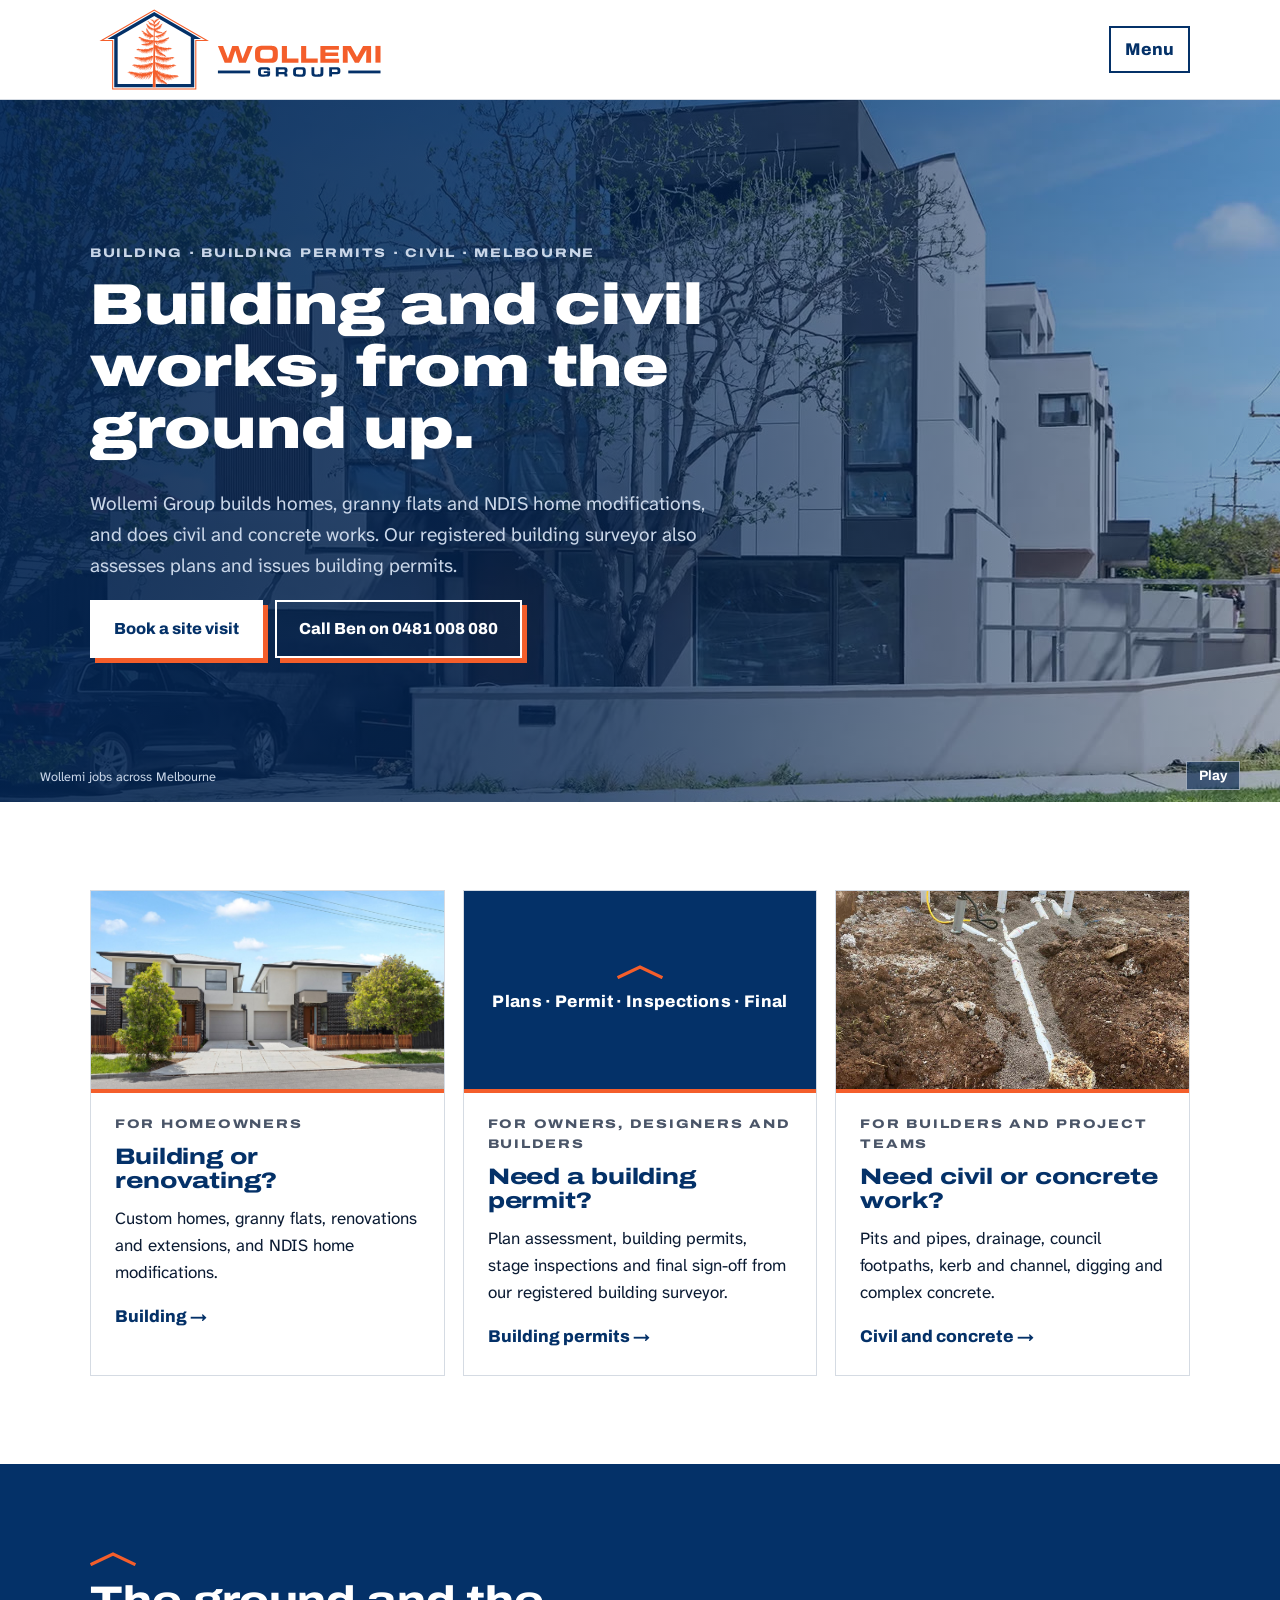
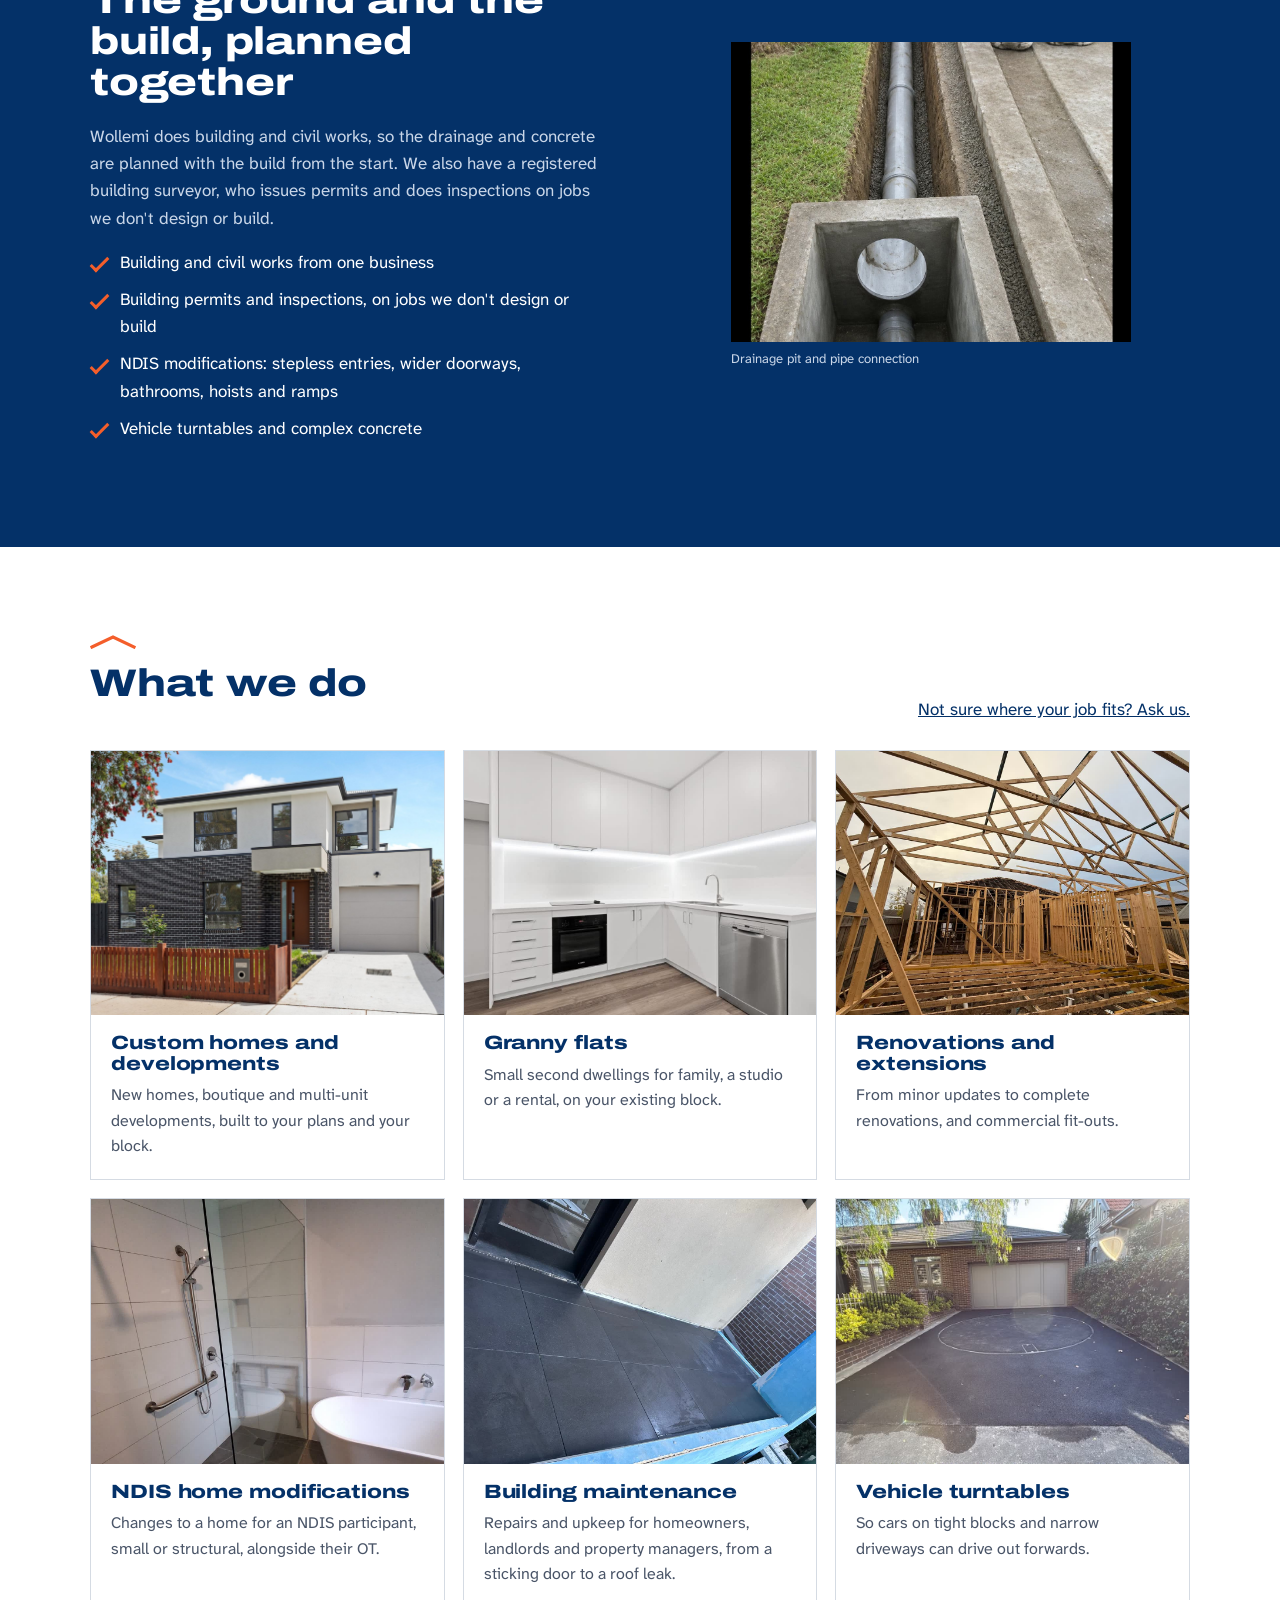
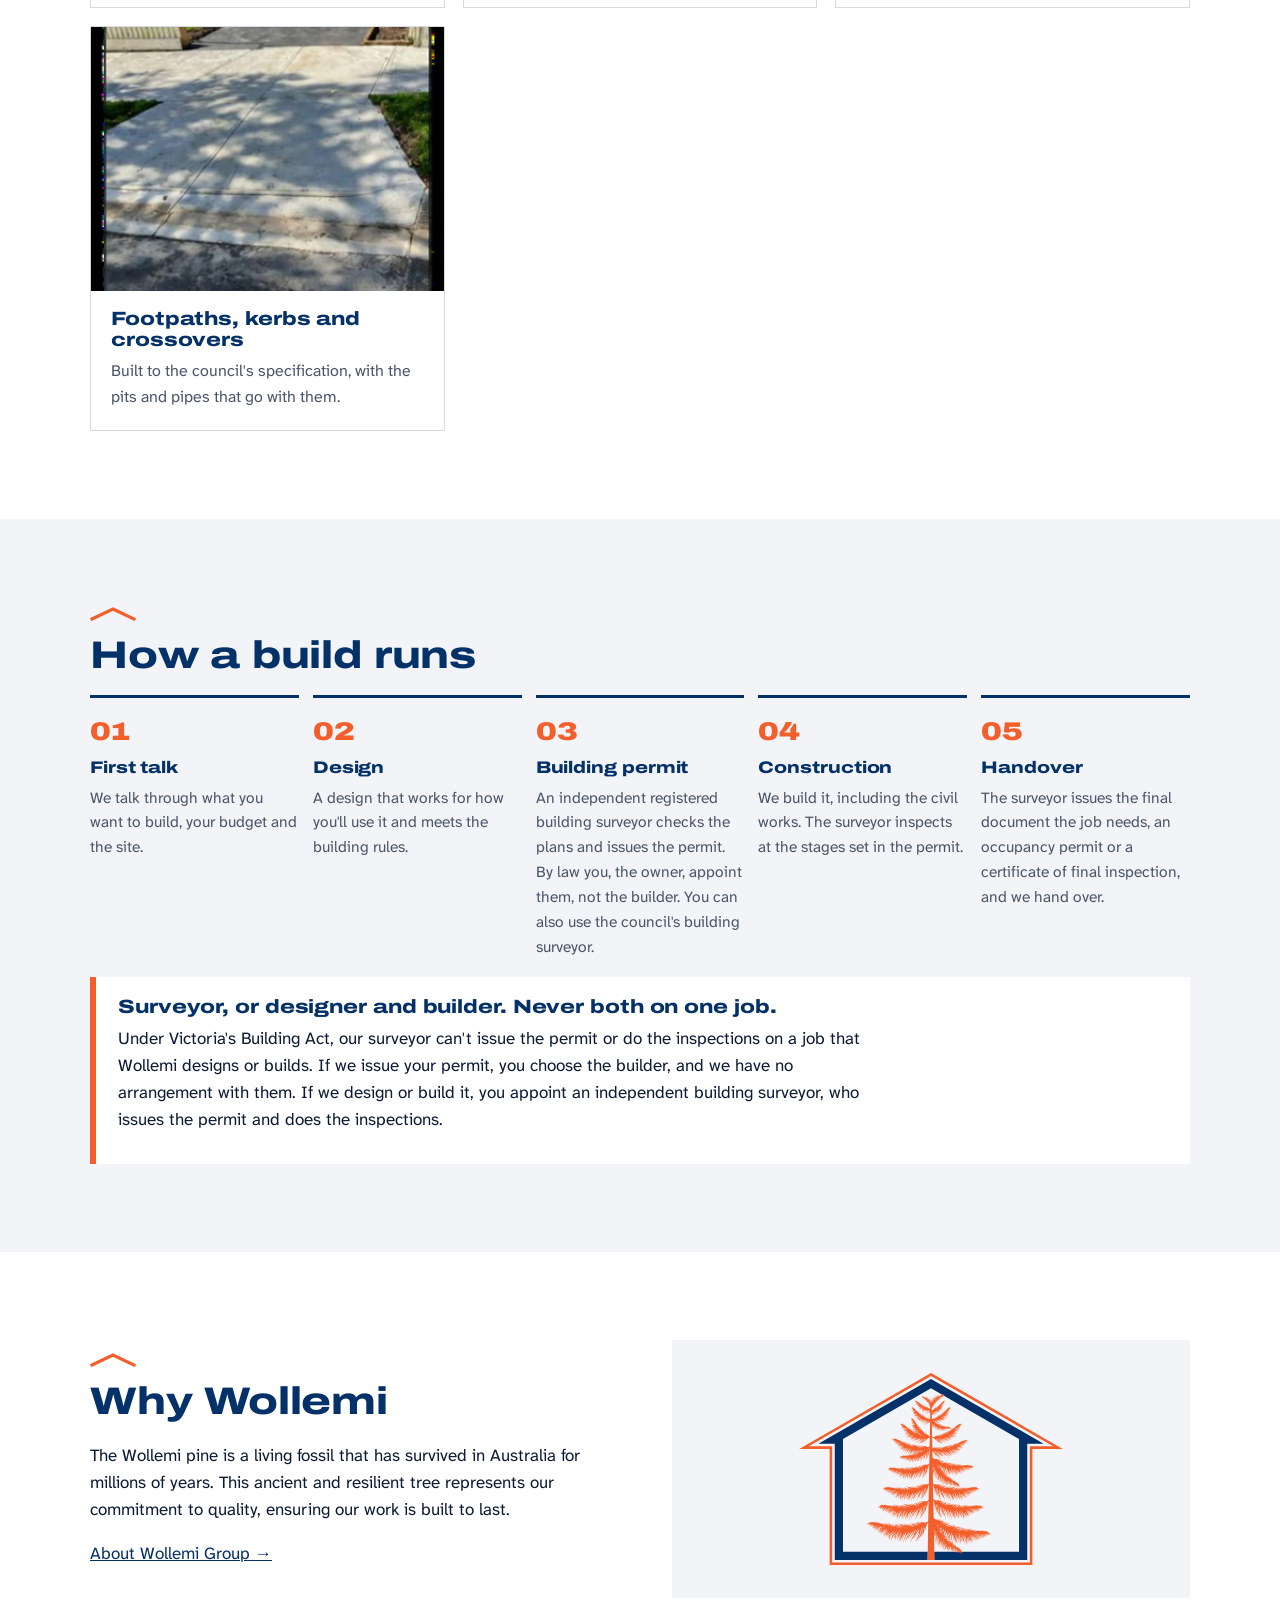
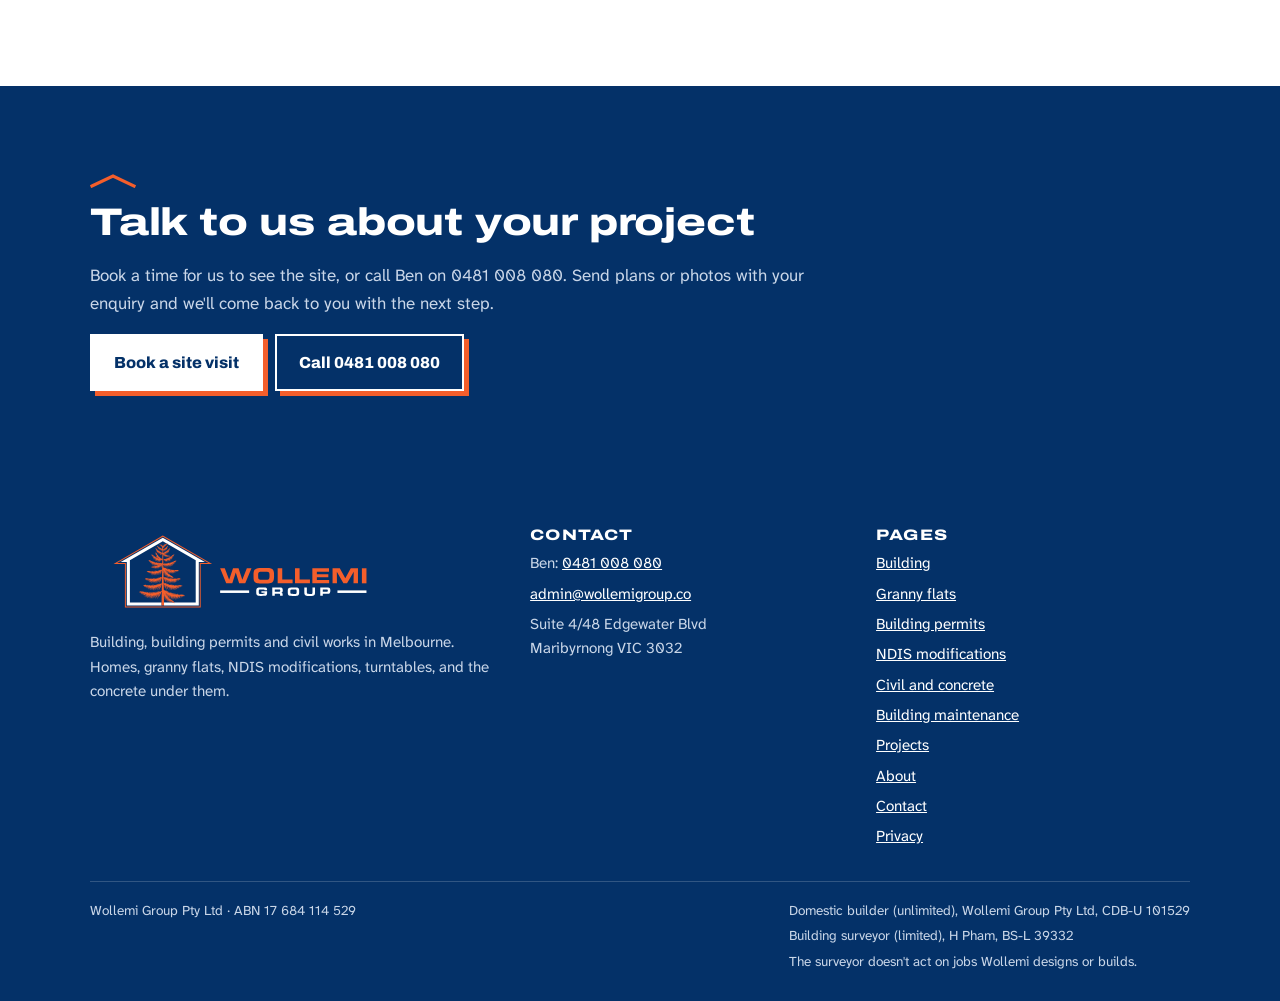
<file: public/index.html>
<!doctype html>
<html lang="en-AU">
<head>
<meta charset="utf-8">
<meta name="viewport" content="width=device-width, initial-scale=1">
<title>Wollemi Group | Builders, building permits and civil works, Melbourne</title>
<meta name="description" content="Wollemi Group builds homes, granny flats and NDIS home modifications, and does civil and concrete works including vehicle turntables. Building permits from our registered building surveyor. Maribyrnong, Melbourne.">
<link rel="icon" href="assets/logo/favicon-32.png" sizes="32x32">
<link rel="icon" href="assets/logo/favicon-16.png" sizes="16x16">
<link rel="apple-touch-icon" href="assets/logo/apple-touch-icon.png">
<link rel="preconnect" href="https://fonts.googleapis.com">
<link rel="preconnect" href="https://fonts.gstatic.com" crossorigin>
<link href="https://fonts.googleapis.com/css2?family=Archivo:wdth,wght@100..125,700..900&family=Atkinson+Hyperlegible+Next:wght@400;700&display=swap" rel="stylesheet">
<link rel="stylesheet" href="assets/site.css">
</head>
<body>
<a class="skip" href="#main">Skip to content</a>
<header class="site-head">
  <div class="wrap">
    <a class="brand" href="/" aria-label="Wollemi Group home"><img class="logo-full" src="assets/logo/wollemi-lockup.svg" alt="Wollemi Group" width="300" height="89"><img class="logo-name" src="assets/logo/wollemi-wordmark.svg" alt="Wollemi Group" width="220" height="50"></a>
    <nav class="nav" aria-label="Main"><a href="/building">Building</a><a href="/granny-flats">Granny flats</a><a href="/surveying">Building permits</a><a href="/accessible-homes">NDIS modifications</a><a href="/civil-concrete">Civil and concrete</a><a href="/building-maintenance">Building maintenance</a><a href="/projects">Projects</a><a href="/about">About</a><a class="btn" href="/contact">Book a site visit</a></nav>
    <details class="menu"><summary>Menu</summary><nav class="menu-list" aria-label="Main"><a href="/building">Building</a><a href="/granny-flats">Granny flats</a><a href="/surveying">Building permits</a><a href="/accessible-homes">NDIS modifications</a><a href="/civil-concrete">Civil and concrete</a><a href="/building-maintenance">Building maintenance</a><a href="/projects">Projects</a><a href="/about">About</a><a href="/contact">Book a site visit</a><a href="tel:+61481008080">Call Ben on 0481 008 080</a></nav></details>
  </div>
</header>
<main id="main">

<section class="hero video-hero">
  <video class="hero-video" src="assets/video/hero-townhouses.mp4" poster="assets/video/hero-townhouses-poster.jpg" muted loop playsinline preload="metadata" aria-hidden="true"></video>
  <div class="hero-shade" aria-hidden="true"></div>
  <div class="wrap">
    <div class="hero-text">
      <p class="eyebrow">Building · Building permits · Civil · Melbourne</p>
      <h1>Building and civil works, from the ground up.</h1>
      <p class="lead">Wollemi Group builds homes, granny flats and NDIS home modifications, and does civil and concrete works. Our registered building surveyor also assesses plans and issues building permits.</p>
      <div class="btns"><a class="btn light" href="/contact">Book a site visit</a><a class="btn ghost" href="tel:+61481008080">Call Ben on 0481 008 080</a></div>
    </div>
  </div>
  <p class="hero-credit">Wollemi jobs across Melbourne</p>
  <button class="hero-pause" type="button" aria-label="Pause the background video">Pause</button>
</section>

<section class="band">
  <div class="wrap">
    <div class="paths three">
      <a class="path" href="/building"><img src="assets/img/jobs/townhouses-albion-3.jpg" alt="" loading="lazy"><div><p class="eyebrow">For homeowners</p><h3>Building or renovating?</h3><p>Custom homes, granny flats, renovations and extensions, and NDIS home modifications.</p><span class="go">Building &rarr;</span></div></a>
      <a class="path" href="/surveying"><div class="pfill"><svg class="roof" viewBox="0 0 46 14" aria-hidden="true"><path d="M2 12 L23 2 L44 12"/></svg><b>Plans · Permit · Inspections · Final</b></div><div><p class="eyebrow">For owners, designers and builders</p><h3>Need a building permit?</h3><p>Plan assessment, building permits, stage inspections and final sign-off from our registered building surveyor.</p><span class="go">Building permits &rarr;</span></div></a>
      <a class="path" href="/civil-concrete"><img src="assets/img/jobs/drainage-pipework.jpg" alt="" loading="lazy"><div><p class="eyebrow">For builders and project teams</p><h3>Need civil or concrete work?</h3><p>Pits and pipes, drainage, council footpaths, kerb and channel, digging and complex concrete.</p><span class="go">Civil and concrete &rarr;</span></div></a>
    </div>
  </div>
</section>

<section class="band navy">
  <div class="wrap split">
    <div>
      <svg class="roof" viewBox="0 0 46 14" aria-hidden="true"><path d="M2 12 L23 2 L44 12"/></svg>
      <h2>The ground and the build, planned together</h2>
      <p>Wollemi does building and civil works, so the drainage and concrete are planned with the build from the start. We also have a registered building surveyor, who issues permits and does inspections on jobs we don't design or build.</p>
      <ul class="ticks">
        <li>Building and civil works from one business</li>
        <li>Building permits and inspections, on jobs we don't design or build</li>
        <li>NDIS modifications: stepless entries, wider doorways, bathrooms, hoists and ramps</li>
        <li>Vehicle turntables and complex concrete</li>
      </ul>
    </div>
    <div class="real-small"><figure><img src="assets/img/civil-drainage-pit.jpg" alt="Concrete drainage pit with a pipe connection, next to a new footpath" loading="lazy"><figcaption>Drainage pit and pipe connection</figcaption></figure></div>
  </div>
</section>

<section class="band">
  <div class="wrap">
    <div class="head-row"><div><svg class="roof" viewBox="0 0 46 14" aria-hidden="true"><path d="M2 12 L23 2 L44 12"/></svg><h2>What we do</h2></div><p><a href="/contact">Not sure where your job fits? Ask us.</a></p></div>
    <div class="cards">
      <a class="card photo" href="/projects#townhouses" style="text-decoration:none;color:inherit"><img src="assets/img/jobs/townhouses-albion-2.jpg" alt="" loading="lazy"><div class="t"><h3>Custom homes and developments</h3><p>New homes, boutique and multi-unit developments, built to your plans and your block.</p></div></a>
      <a class="card photo" href="/granny-flats" style="text-decoration:none;color:inherit"><img src="assets/img/jobs/granny-flat-kitchen.jpg" alt="" loading="lazy"><div class="t"><h3>Granny flats</h3><p>Small second dwellings for family, a studio or a rental, on your existing block.</p></div></a>
      <a class="card photo" href="/projects#clarendon" style="text-decoration:none;color:inherit"><img src="assets/img/jobs/clarendon-roof-trusses.jpg" alt="" loading="lazy"><div class="t"><h3>Renovations and extensions</h3><p>From minor updates to complete renovations, and commercial fit-outs.</p></div></a>
      <a class="card photo" href="/projects#ndis-bathroom" style="text-decoration:none;color:inherit"><img src="assets/img/jobs/ndis-bathroom-finished.jpg" alt="" loading="lazy"><div class="t"><h3>NDIS home modifications</h3><p>Changes to a home for an NDIS participant, small or structural, alongside their OT.</p></div></a>
      <a class="card photo" href="/building-maintenance" style="text-decoration:none;color:inherit"><img src="assets/img/jobs/balcony-tiled.jpg" alt="" loading="lazy"><div class="t"><h3>Building maintenance</h3><p>Repairs and upkeep for homeowners, landlords and property managers, from a sticking door to a roof leak.</p></div></a>
      <a class="card photo" href="/civil-concrete#turntables" style="text-decoration:none;color:inherit"><img src="assets/img/jobs/turntable-kew-driveway.jpg" alt="" loading="lazy"><div class="t"><h3>Vehicle turntables</h3><p>So cars on tight blocks and narrow driveways can drive out forwards.</p></div></a>
      <a class="card photo" href="/civil-concrete#council" style="text-decoration:none;color:inherit"><img src="assets/img/civil-footpath-and-driveway.jpg" alt="" loading="lazy"><div class="t"><h3>Footpaths, kerbs and crossovers</h3><p>Built to the council's specification, with the pits and pipes that go with them.</p></div></a>
    </div>
  </div>
</section>

<section class="band panel">
  <div class="wrap">
    <svg class="roof" viewBox="0 0 46 14" aria-hidden="true"><path d="M2 12 L23 2 L44 12"/></svg><h2>How a build runs</h2>
    
<ol class="steps">
  <li><h3>First talk</h3><p>We talk through what you want to build, your budget and the site.</p></li>
  <li><h3>Design</h3><p>A design that works for how you'll use it and meets the building rules.</p></li>
  <li><h3>Building permit</h3><p>An independent registered building surveyor checks the plans and issues the permit. By law you, the owner, appoint them, not the builder. You can also use the council's building surveyor.</p></li>
  <li><h3>Construction</h3><p>We build it, including the civil works. The surveyor inspects at the stages set in the permit.</p></li>
  <li><h3>Handover</h3><p>The surveyor issues the final document the job needs, an occupancy permit or a certificate of final inspection, and we hand over.</p></li>
</ol>
<div class="notice">
  <h3>Surveyor, or designer and builder. Never both on one job.</h3>
  <p>Under Victoria's Building Act, our surveyor can't issue the permit or do the inspections on a job that Wollemi designs or builds. If we issue your permit, you choose the builder, and we have no arrangement with them. If we design or build it, you appoint an independent building surveyor, who issues the permit and does the inspections.</p>
</div>
  </div>
</section>

<section class="band">
  <div class="wrap split">
    <div>
      <svg class="roof" viewBox="0 0 46 14" aria-hidden="true"><path d="M2 12 L23 2 L44 12"/></svg>
      <h2>Why Wollemi</h2>
      <p>The Wollemi pine is a living fossil that has survived in Australia for millions of years. This ancient and resilient tree represents our commitment to quality, ensuring our work is built to last.</p>
      <p><a href="/about">About Wollemi Group &rarr;</a></p>
    </div>
    <div style="display:grid;place-items:center;padding:24px;background:var(--panel)"><img src="assets/logo/wollemi-icon.svg" alt="The Wollemi Group logo: a Wollemi pine inside a house" style="width:min(280px,80%)"></div>
  </div>
</section>

<section class="band navy">
  <div class="wrap">
    <svg class="roof" viewBox="0 0 46 14" aria-hidden="true"><path d="M2 12 L23 2 L44 12"/></svg>
    <h2>Talk to us about your project</h2>
    <p>Book a time for us to see the site, or call Ben on 0481 008 080. Send plans or photos with your enquiry and we'll come back to you with the next step.</p>
    <div class="btns"><a class="btn light" href="/contact">Book a site visit</a><a class="btn ghost" href="tel:+61481008080">Call 0481 008 080</a></div>
  </div>
</section>
</main>

<footer class="site-foot">
  <div class="wrap">
    <div class="cols">
      <div>
        <img src="assets/logo/wollemi-lockup-reversed.svg" alt="Wollemi Group" width="300" height="89">
        <p>Building, building permits and civil works in Melbourne. Homes, granny flats, NDIS modifications, turntables, and the concrete under them.</p>
        
      </div>
      <div>
        <h3>Contact</h3>
        <ul>
          <li>Ben: <a href="tel:+61481008080">0481 008 080</a></li>
          <li><a href="mailto:admin@wollemigroup.co">admin@wollemigroup.co</a></li>
          <li>Suite 4/48 Edgewater Blvd<br>Maribyrnong VIC 3032</li>
        </ul>
      </div>
      <div>
        <h3>Pages</h3>
        <ul><li><a href="/building">Building</a></li><li><a href="/granny-flats">Granny flats</a></li><li><a href="/surveying">Building permits</a></li><li><a href="/accessible-homes">NDIS modifications</a></li><li><a href="/civil-concrete">Civil and concrete</a></li><li><a href="/building-maintenance">Building maintenance</a></li><li><a href="/projects">Projects</a></li><li><a href="/about">About</a></li><li><a href="/contact">Contact</a></li><li><a href="/privacy">Privacy</a></li></ul>
      </div>
    </div>
    <div class="base">
      <span>Wollemi Group Pty Ltd · ABN 17 684 114 529</span>
      <span class="regs"><span>Domestic builder (unlimited), Wollemi Group Pty Ltd, CDB-U 101529</span><span>Building surveyor (limited), H Pham, BS-L 39332</span><span>The surveyor doesn't act on jobs Wollemi designs or builds.</span></span>
    </div>
  </div>
</footer>
<script>
(function () {
  var d = document.documentElement;
  var host = location.hostname;
  var force = new URLSearchParams(location.search).get("motion") === "on" && (host.slice(-10) === ".pages.dev" || host === "localhost" || host === "127.0.0.1");
  var rm = window.matchMedia("(prefers-reduced-motion: reduce)");
  var still = !force && rm.matches;
  if (force) d.classList.add("motion-on");

  // Placeholder social links (href "#") do nothing rather than jump to the top
  [].forEach.call(document.querySelectorAll("a[data-placeholder]"), function (a) { a.addEventListener("click", function (e) { e.preventDefault(); }); });

  var v = document.querySelector(".hero-video"), b = document.querySelector(".hero-pause");
  if (v && b) {
    var set = function (playing) { b.textContent = playing ? "Pause" : "Play"; b.setAttribute("aria-label", (playing ? "Pause" : "Play") + " the background video"); };
    v.addEventListener("play", function () { set(true); });
    v.addEventListener("pause", function () { set(false); });
    set(false);
    if (!still) { var p = v.play(); if (p && p.catch) p.catch(function () {}); }
    b.addEventListener("click", function () { if (v.paused) v.play(); else v.pause(); });
    // Less motion switched on while the page is open: stop the video
    var onRm = function (e) { if (e.matches && !force) v.pause(); };
    if (rm.addEventListener) rm.addEventListener("change", onRm); else if (rm.addListener) rm.addListener(onRm);
  }

  if (still || !("IntersectionObserver" in window)) return;
  var sel = "main section h2, main section .lead, main .path, main .card, main .steps li, main .split > *, main .notice, main .gallery > *, main .ticks li, main .details, main figure";
  var all = [].slice.call(document.querySelectorAll(sel)).filter(function (el) { return !el.closest(".video-hero, .page-hero"); });
  var els = all.filter(function (el) { return !all.some(function (o) { return o !== el && o.contains(el); }); });
  els.forEach(function (el) {
    var sibs = [].slice.call(el.parentElement.children).filter(function (s) { return els.indexOf(s) > -1; });
    el.style.setProperty("--d", Math.min(sibs.indexOf(el), 5) * 90 + "ms");
    el.classList.add("reveal");
  });
  var io = new IntersectionObserver(function (es) {
    es.forEach(function (e) { if (e.isIntersecting) { e.target.classList.add("in"); io.unobserve(e.target); } });
  }, { rootMargin: "0px 0px -8% 0px" });
  els.forEach(function (el) { io.observe(el); });
  // Keyboard users never tab onto something still invisible
  document.addEventListener("focusin", function (e) { var r = e.target.closest && e.target.closest(".reveal"); if (r) r.classList.add("in"); });
})();
</script>
</body>
</html>
</file>
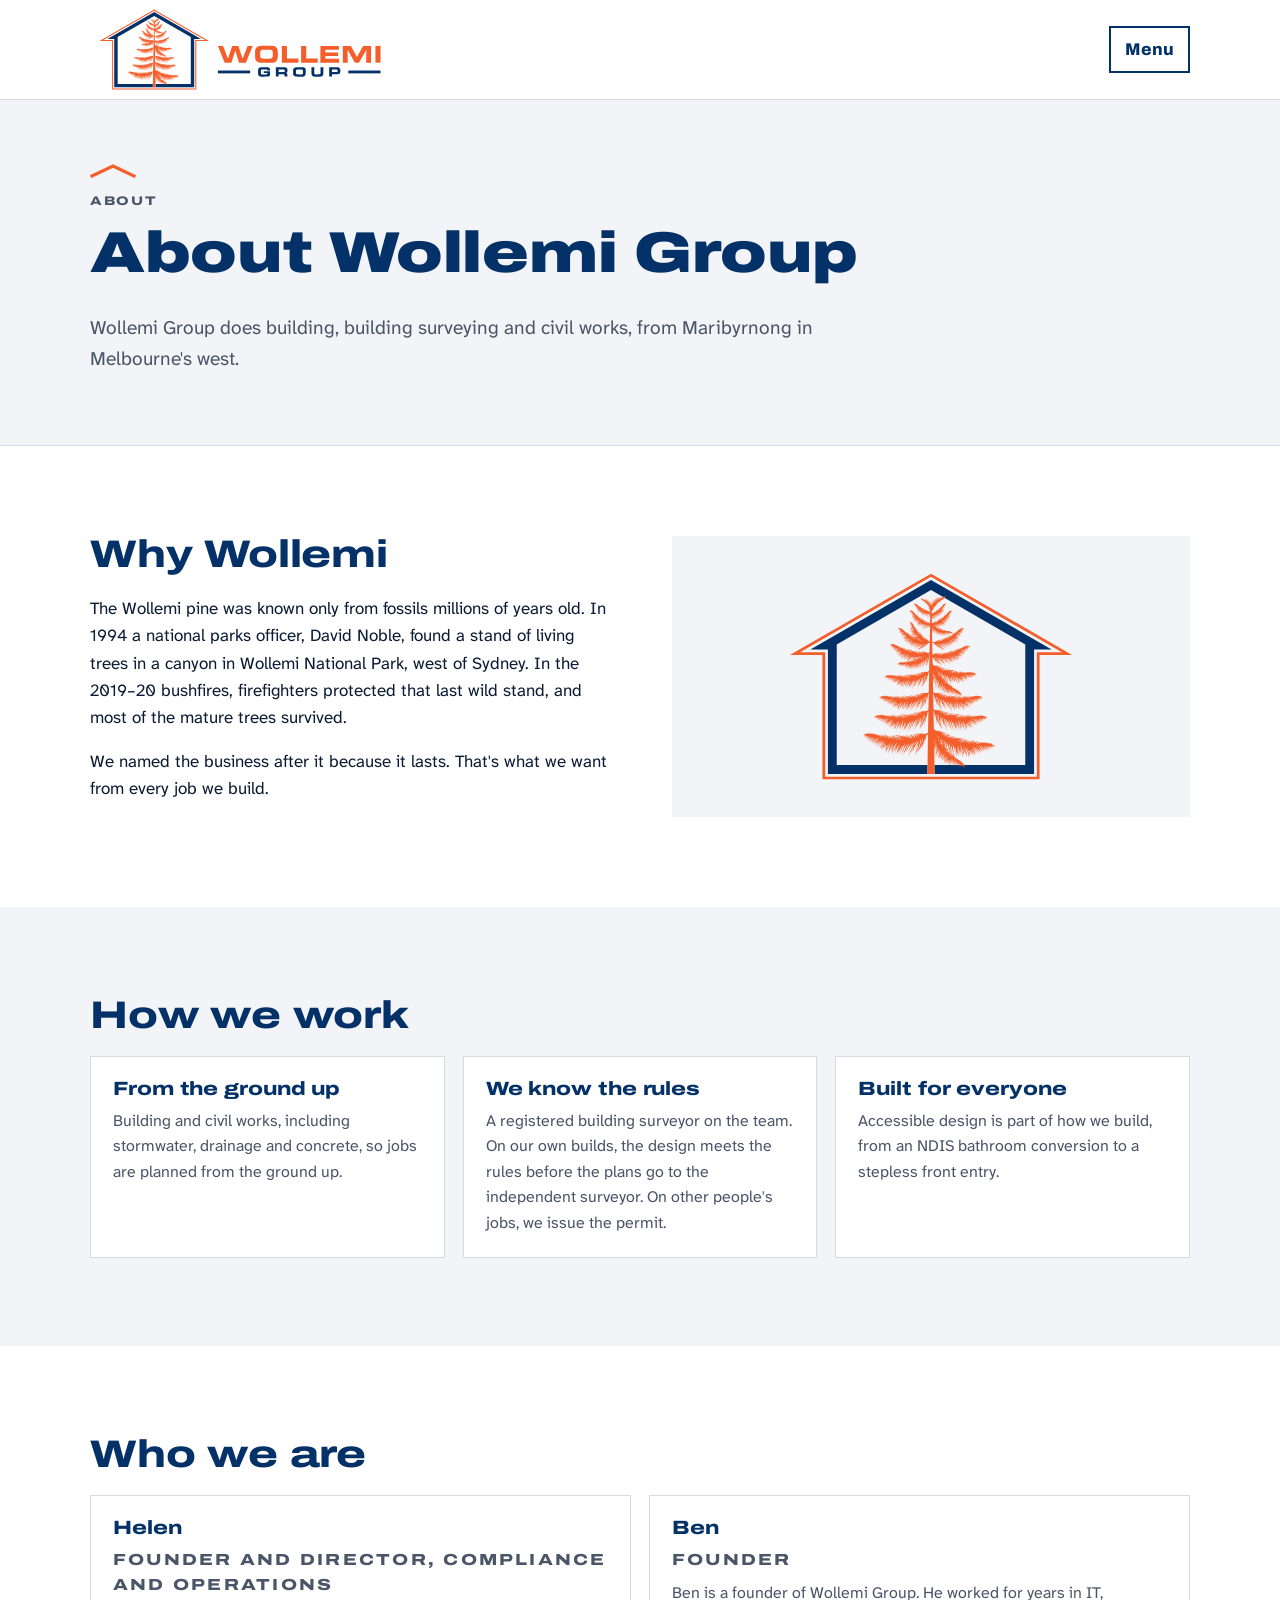
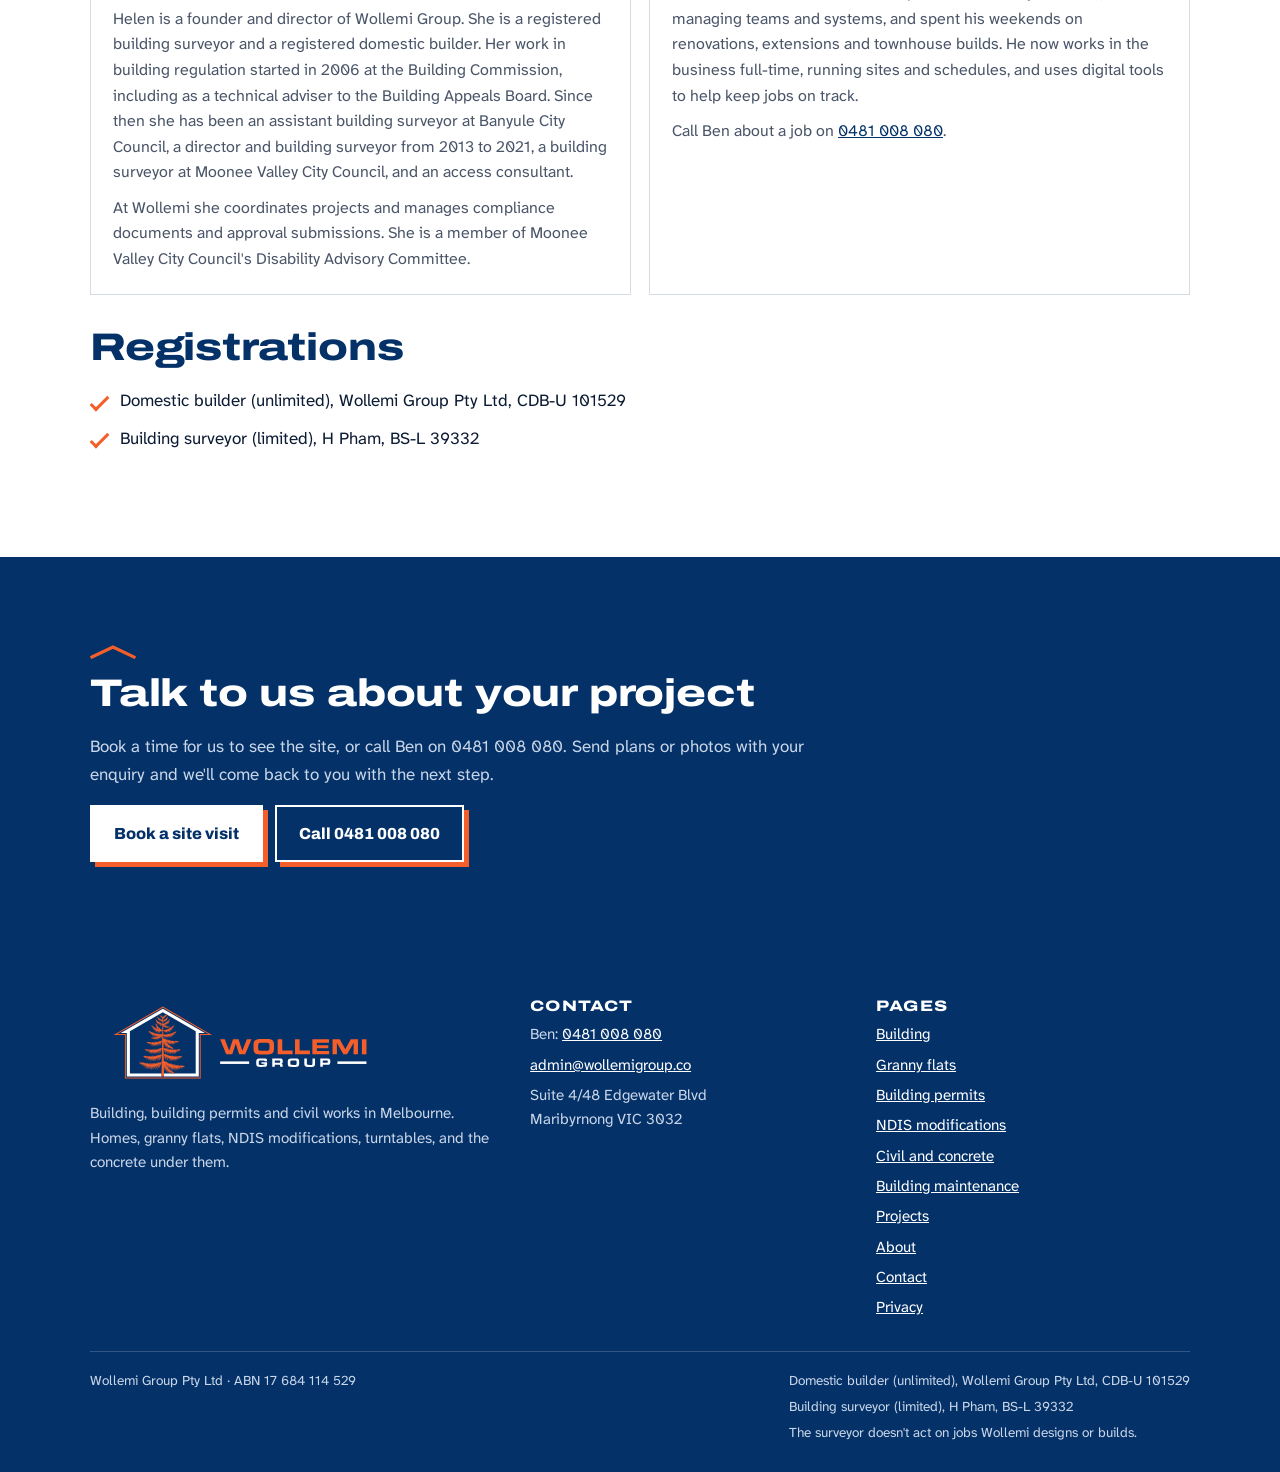
<file: public/about.html>
<!doctype html>
<html lang="en-AU">
<head>
<meta charset="utf-8">
<meta name="viewport" content="width=device-width, initial-scale=1">
<title>About | Wollemi Group</title>
<meta name="description" content="Wollemi Group does building, building surveying and civil works in Melbourne, and why it's named after the Wollemi pine.">
<link rel="icon" href="assets/logo/favicon-32.png" sizes="32x32">
<link rel="icon" href="assets/logo/favicon-16.png" sizes="16x16">
<link rel="apple-touch-icon" href="assets/logo/apple-touch-icon.png">
<link rel="preconnect" href="https://fonts.googleapis.com">
<link rel="preconnect" href="https://fonts.gstatic.com" crossorigin>
<link href="https://fonts.googleapis.com/css2?family=Archivo:wdth,wght@100..125,700..900&family=Atkinson+Hyperlegible+Next:wght@400;700&display=swap" rel="stylesheet">
<link rel="stylesheet" href="assets/site.css">
</head>
<body>
<a class="skip" href="#main">Skip to content</a>
<header class="site-head">
  <div class="wrap">
    <a class="brand" href="/" aria-label="Wollemi Group home"><img class="logo-full" src="assets/logo/wollemi-lockup.svg" alt="Wollemi Group" width="300" height="89"><img class="logo-name" src="assets/logo/wollemi-wordmark.svg" alt="Wollemi Group" width="220" height="50"></a>
    <nav class="nav" aria-label="Main"><a href="/building">Building</a><a href="/granny-flats">Granny flats</a><a href="/surveying">Building permits</a><a href="/accessible-homes">NDIS modifications</a><a href="/civil-concrete">Civil and concrete</a><a href="/building-maintenance">Building maintenance</a><a href="/projects">Projects</a><a href="/about" aria-current="page">About</a><a class="btn" href="/contact">Book a site visit</a></nav>
    <details class="menu"><summary>Menu</summary><nav class="menu-list" aria-label="Main"><a href="/building">Building</a><a href="/granny-flats">Granny flats</a><a href="/surveying">Building permits</a><a href="/accessible-homes">NDIS modifications</a><a href="/civil-concrete">Civil and concrete</a><a href="/building-maintenance">Building maintenance</a><a href="/projects">Projects</a><a href="/about" aria-current="page">About</a><a href="/contact">Book a site visit</a><a href="tel:+61481008080">Call Ben on 0481 008 080</a></nav></details>
  </div>
</header>
<main id="main">

<section class="page-hero"><div class="wrap"><svg class="roof" viewBox="0 0 46 14" aria-hidden="true"><path d="M2 12 L23 2 L44 12"/></svg><p class="eyebrow">About</p><h1>About Wollemi Group</h1><p class="lead">Wollemi Group does building, building surveying and civil works, from Maribyrnong in Melbourne's west.</p></div></section>

<section class="band"><div class="wrap split">
  <div>
    <h2>Why Wollemi</h2>
    <p>The Wollemi pine was known only from fossils millions of years old. In 1994 a national parks officer, David Noble, found a stand of living trees in a canyon in Wollemi National Park, west of Sydney. In the 2019–20 bushfires, firefighters protected that last wild stand, and most of the mature trees survived.</p>
    <p>We named the business after it because it lasts. That's what we want from every job we build.</p>
  </div>
  <div style="display:grid;place-items:center;padding:28px;background:var(--panel)"><img src="assets/logo/wollemi-icon.svg" alt="The Wollemi Group logo: a Wollemi pine inside a house" style="width:min(300px,85%)"></div>
</div></section>

<section class="band panel"><div class="wrap">
  <h2>How we work</h2>
  <div class="cards">
    <div class="card"><h3>From the ground up</h3><p>Building and civil works, including stormwater, drainage and concrete, so jobs are planned from the ground up.</p></div>
    <div class="card"><h3>We know the rules</h3><p>A registered building surveyor on the team. On our own builds, the design meets the rules before the plans go to the independent surveyor. On other people's jobs, we issue the permit.</p></div>
    <div class="card"><h3>Built for everyone</h3><p>Accessible design is part of how we build, from an NDIS bathroom conversion to a stepless front entry.</p></div>
  </div>
</div></section>

<section class="band"><div class="wrap">
  <h2>Who we are</h2>
  <div class="cards two">
    <div class="card"><h3>Helen</h3><p class="eyebrow" style="margin:0 0 8px">Founder and Director, Compliance and Operations</p>
      <p>Helen is a founder and director of Wollemi Group. She is a registered building surveyor and a registered domestic builder. Her work in building regulation started in 2006 at the Building Commission, including as a technical adviser to the Building Appeals Board. Since then she has been an assistant building surveyor at Banyule City Council, a director and building surveyor from 2013 to 2021, a building surveyor at Moonee Valley City Council, and an access consultant.</p>
      <p style="margin-top:10px">At Wollemi she coordinates projects and manages compliance documents and approval submissions. She is a member of Moonee Valley City Council's Disability Advisory Committee.</p></div>
    <div class="card"><h3>Ben</h3><p class="eyebrow" style="margin:0 0 8px">Founder</p>
      <p>Ben is a founder of Wollemi Group. He worked for years in IT, managing teams and systems, and spent his weekends on renovations, extensions and townhouse builds. He now works in the business full-time, running sites and schedules, and uses digital tools to help keep jobs on track.</p>
      <p style="margin-top:10px">Call Ben about a job on <a href="tel:+61481008080">0481 008 080</a>.</p></div>
  </div>
  <h2 style="margin-top:32px">Registrations</h2>
  <ul class="ticks"><li>Domestic builder (unlimited), Wollemi Group Pty Ltd, CDB-U 101529</li><li>Building surveyor (limited), H Pham, BS-L 39332</li></ul>
</div></section>


<section class="band navy">
  <div class="wrap">
    <svg class="roof" viewBox="0 0 46 14" aria-hidden="true"><path d="M2 12 L23 2 L44 12"/></svg>
    <h2>Talk to us about your project</h2>
    <p>Book a time for us to see the site, or call Ben on 0481 008 080. Send plans or photos with your enquiry and we'll come back to you with the next step.</p>
    <div class="btns"><a class="btn light" href="/contact">Book a site visit</a><a class="btn ghost" href="tel:+61481008080">Call 0481 008 080</a></div>
  </div>
</section>
</main>

<footer class="site-foot">
  <div class="wrap">
    <div class="cols">
      <div>
        <img src="assets/logo/wollemi-lockup-reversed.svg" alt="Wollemi Group" width="300" height="89">
        <p>Building, building permits and civil works in Melbourne. Homes, granny flats, NDIS modifications, turntables, and the concrete under them.</p>
        
      </div>
      <div>
        <h3>Contact</h3>
        <ul>
          <li>Ben: <a href="tel:+61481008080">0481 008 080</a></li>
          <li><a href="mailto:admin@wollemigroup.co">admin@wollemigroup.co</a></li>
          <li>Suite 4/48 Edgewater Blvd<br>Maribyrnong VIC 3032</li>
        </ul>
      </div>
      <div>
        <h3>Pages</h3>
        <ul><li><a href="/building">Building</a></li><li><a href="/granny-flats">Granny flats</a></li><li><a href="/surveying">Building permits</a></li><li><a href="/accessible-homes">NDIS modifications</a></li><li><a href="/civil-concrete">Civil and concrete</a></li><li><a href="/building-maintenance">Building maintenance</a></li><li><a href="/projects">Projects</a></li><li><a href="/about">About</a></li><li><a href="/contact">Contact</a></li><li><a href="/privacy">Privacy</a></li></ul>
      </div>
    </div>
    <div class="base">
      <span>Wollemi Group Pty Ltd · ABN 17 684 114 529</span>
      <span class="regs"><span>Domestic builder (unlimited), Wollemi Group Pty Ltd, CDB-U 101529</span><span>Building surveyor (limited), H Pham, BS-L 39332</span><span>The surveyor doesn't act on jobs Wollemi designs or builds.</span></span>
    </div>
  </div>
</footer>
<script>
(function () {
  var d = document.documentElement;
  var host = location.hostname;
  var force = new URLSearchParams(location.search).get("motion") === "on" && (host.slice(-10) === ".pages.dev" || host === "localhost" || host === "127.0.0.1");
  var rm = window.matchMedia("(prefers-reduced-motion: reduce)");
  var still = !force && rm.matches;
  if (force) d.classList.add("motion-on");

  // Placeholder social links (href "#") do nothing rather than jump to the top
  [].forEach.call(document.querySelectorAll("a[data-placeholder]"), function (a) { a.addEventListener("click", function (e) { e.preventDefault(); }); });

  var v = document.querySelector(".hero-video"), b = document.querySelector(".hero-pause");
  if (v && b) {
    var set = function (playing) { b.textContent = playing ? "Pause" : "Play"; b.setAttribute("aria-label", (playing ? "Pause" : "Play") + " the background video"); };
    v.addEventListener("play", function () { set(true); });
    v.addEventListener("pause", function () { set(false); });
    set(false);
    if (!still) { var p = v.play(); if (p && p.catch) p.catch(function () {}); }
    b.addEventListener("click", function () { if (v.paused) v.play(); else v.pause(); });
    // Less motion switched on while the page is open: stop the video
    var onRm = function (e) { if (e.matches && !force) v.pause(); };
    if (rm.addEventListener) rm.addEventListener("change", onRm); else if (rm.addListener) rm.addListener(onRm);
  }

  if (still || !("IntersectionObserver" in window)) return;
  var sel = "main section h2, main section .lead, main .path, main .card, main .steps li, main .split > *, main .notice, main .gallery > *, main .ticks li, main .details, main figure";
  var all = [].slice.call(document.querySelectorAll(sel)).filter(function (el) { return !el.closest(".video-hero, .page-hero"); });
  var els = all.filter(function (el) { return !all.some(function (o) { return o !== el && o.contains(el); }); });
  els.forEach(function (el) {
    var sibs = [].slice.call(el.parentElement.children).filter(function (s) { return els.indexOf(s) > -1; });
    el.style.setProperty("--d", Math.min(sibs.indexOf(el), 5) * 90 + "ms");
    el.classList.add("reveal");
  });
  var io = new IntersectionObserver(function (es) {
    es.forEach(function (e) { if (e.isIntersecting) { e.target.classList.add("in"); io.unobserve(e.target); } });
  }, { rootMargin: "0px 0px -8% 0px" });
  els.forEach(function (el) { io.observe(el); });
  // Keyboard users never tab onto something still invisible
  document.addEventListener("focusin", function (e) { var r = e.target.closest && e.target.closest(".reveal"); if (r) r.classList.add("in"); });
})();
</script>
</body>
</html>
</file>
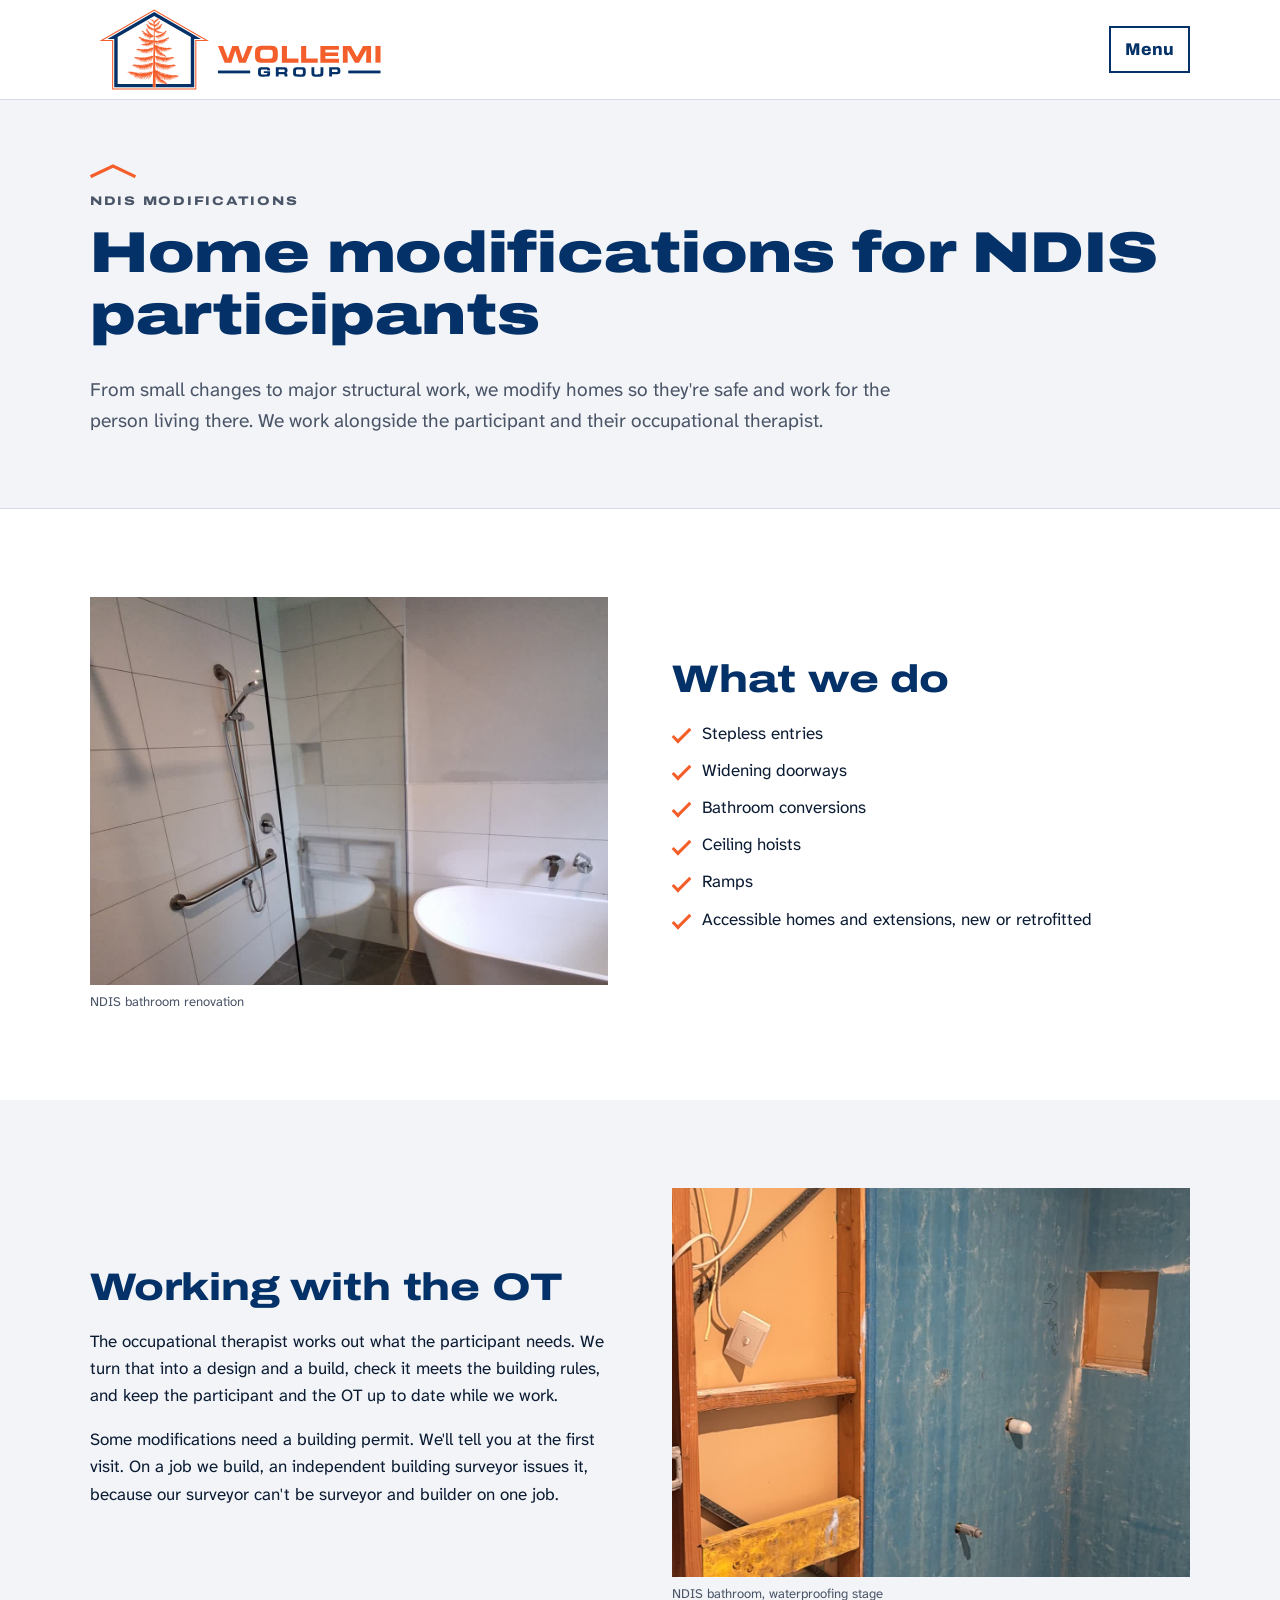
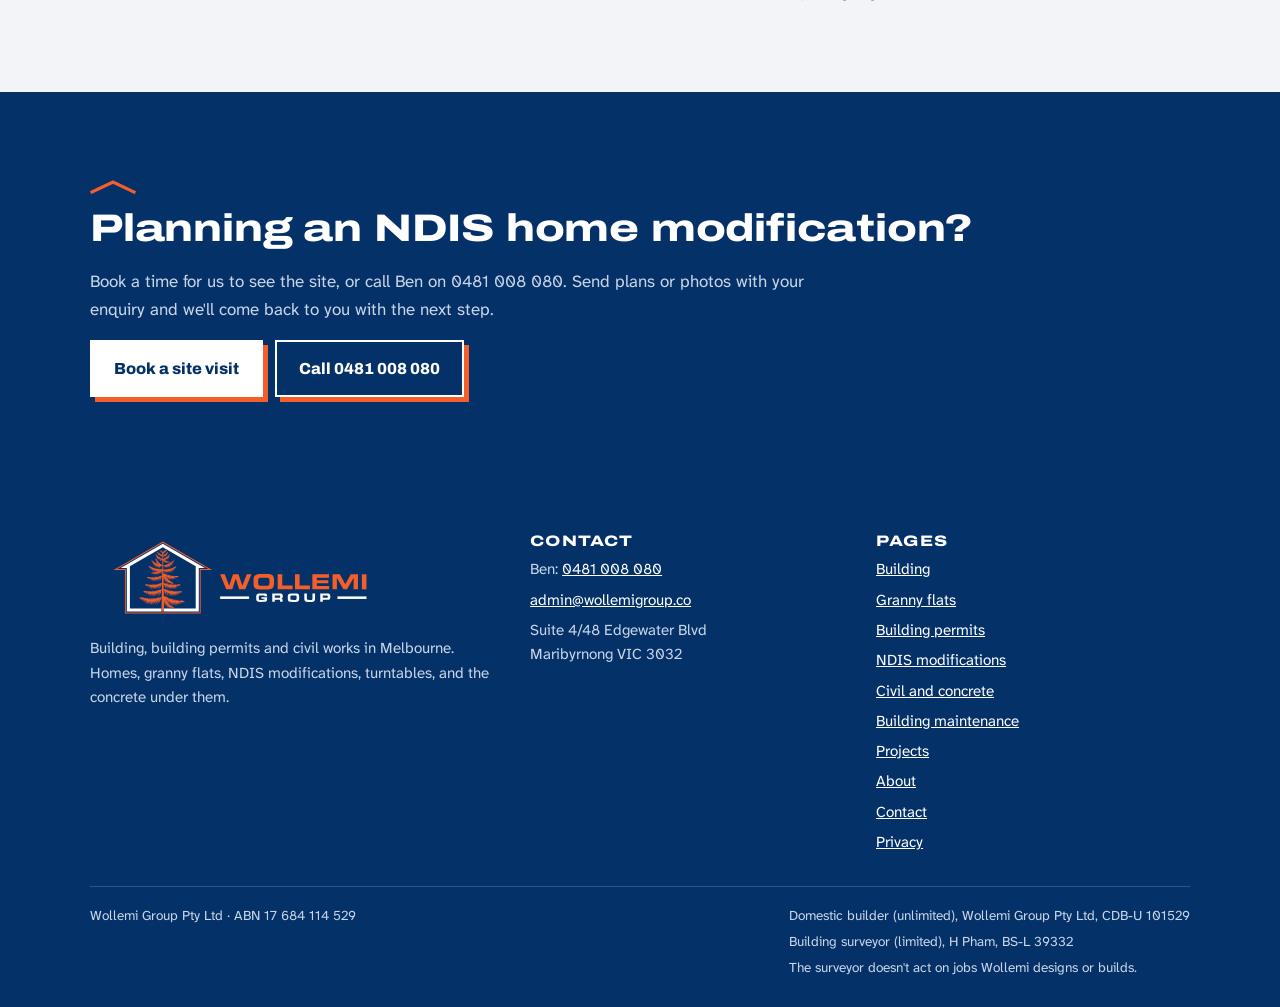
<file: public/accessible-homes.html>
<!doctype html>
<html lang="en-AU">
<head>
<meta charset="utf-8">
<meta name="viewport" content="width=device-width, initial-scale=1">
<title>NDIS home modifications and accessible homes | Wollemi Group</title>
<meta name="description" content="Home modifications for NDIS participants in Melbourne: stepless entries, wider doorways, bathroom conversions, ceiling hoists and ramps, working with occupational therapists.">
<link rel="icon" href="assets/logo/favicon-32.png" sizes="32x32">
<link rel="icon" href="assets/logo/favicon-16.png" sizes="16x16">
<link rel="apple-touch-icon" href="assets/logo/apple-touch-icon.png">
<link rel="preconnect" href="https://fonts.googleapis.com">
<link rel="preconnect" href="https://fonts.gstatic.com" crossorigin>
<link href="https://fonts.googleapis.com/css2?family=Archivo:wdth,wght@100..125,700..900&family=Atkinson+Hyperlegible+Next:wght@400;700&display=swap" rel="stylesheet">
<link rel="stylesheet" href="assets/site.css">
</head>
<body>
<a class="skip" href="#main">Skip to content</a>
<header class="site-head">
  <div class="wrap">
    <a class="brand" href="/" aria-label="Wollemi Group home"><img class="logo-full" src="assets/logo/wollemi-lockup.svg" alt="Wollemi Group" width="300" height="89"><img class="logo-name" src="assets/logo/wollemi-wordmark.svg" alt="Wollemi Group" width="220" height="50"></a>
    <nav class="nav" aria-label="Main"><a href="/building">Building</a><a href="/granny-flats">Granny flats</a><a href="/surveying">Building permits</a><a href="/accessible-homes" aria-current="page">NDIS modifications</a><a href="/civil-concrete">Civil and concrete</a><a href="/building-maintenance">Building maintenance</a><a href="/projects">Projects</a><a href="/about">About</a><a class="btn" href="/contact">Book a site visit</a></nav>
    <details class="menu"><summary>Menu</summary><nav class="menu-list" aria-label="Main"><a href="/building">Building</a><a href="/granny-flats">Granny flats</a><a href="/surveying">Building permits</a><a href="/accessible-homes" aria-current="page">NDIS modifications</a><a href="/civil-concrete">Civil and concrete</a><a href="/building-maintenance">Building maintenance</a><a href="/projects">Projects</a><a href="/about">About</a><a href="/contact">Book a site visit</a><a href="tel:+61481008080">Call Ben on 0481 008 080</a></nav></details>
  </div>
</header>
<main id="main">

<section class="page-hero"><div class="wrap"><svg class="roof" viewBox="0 0 46 14" aria-hidden="true"><path d="M2 12 L23 2 L44 12"/></svg><p class="eyebrow">NDIS modifications</p><h1>Home modifications for NDIS participants</h1><p class="lead">From small changes to major structural work, we modify homes so they're safe and work for the person living there. We work alongside the participant and their occupational therapist.</p></div></section>

<section class="band"><div class="wrap split">
  <figure><img src="assets/img/jobs/ndis-bathroom-finished.jpg" alt="Renovated bathroom with grab rails in the shower and a freestanding bath" loading="lazy"><figcaption> NDIS bathroom renovation</figcaption></figure>
  <div><h2>What we do</h2>
    <ul class="ticks">
      <li>Stepless entries</li>
      <li>Widening doorways</li>
      <li>Bathroom conversions</li>
      <li>Ceiling hoists</li>
      <li>Ramps</li>
      <li>Accessible homes and extensions, new or retrofitted</li>
    </ul>
    
  </div>
</div></section>

<section class="band panel"><div class="wrap split">
  <div><h2>Working with the OT</h2><p>The occupational therapist works out what the participant needs. We turn that into a design and a build, check it meets the building rules, and keep the participant and the OT up to date while we work.</p><p>Some modifications need a building permit. We'll tell you at the first visit. On a job we build, an independent building surveyor issues it, because our surveyor can't be surveyor and builder on one job.</p></div>
  <figure><img src="assets/img/jobs/ndis-bathroom-waterproofing.jpg" alt="Bathroom wall sheeted and waterproofed during an NDIS renovation" loading="lazy"><figcaption> NDIS bathroom, waterproofing stage</figcaption></figure>
</div></section>

<section class="band navy">
  <div class="wrap">
    <svg class="roof" viewBox="0 0 46 14" aria-hidden="true"><path d="M2 12 L23 2 L44 12"/></svg>
    <h2>Planning an NDIS home modification?</h2>
    <p>Book a time for us to see the site, or call Ben on 0481 008 080. Send plans or photos with your enquiry and we'll come back to you with the next step.</p>
    <div class="btns"><a class="btn light" href="/contact">Book a site visit</a><a class="btn ghost" href="tel:+61481008080">Call 0481 008 080</a></div>
  </div>
</section>
</main>

<footer class="site-foot">
  <div class="wrap">
    <div class="cols">
      <div>
        <img src="assets/logo/wollemi-lockup-reversed.svg" alt="Wollemi Group" width="300" height="89">
        <p>Building, building permits and civil works in Melbourne. Homes, granny flats, NDIS modifications, turntables, and the concrete under them.</p>
        
      </div>
      <div>
        <h3>Contact</h3>
        <ul>
          <li>Ben: <a href="tel:+61481008080">0481 008 080</a></li>
          <li><a href="mailto:admin@wollemigroup.co">admin@wollemigroup.co</a></li>
          <li>Suite 4/48 Edgewater Blvd<br>Maribyrnong VIC 3032</li>
        </ul>
      </div>
      <div>
        <h3>Pages</h3>
        <ul><li><a href="/building">Building</a></li><li><a href="/granny-flats">Granny flats</a></li><li><a href="/surveying">Building permits</a></li><li><a href="/accessible-homes">NDIS modifications</a></li><li><a href="/civil-concrete">Civil and concrete</a></li><li><a href="/building-maintenance">Building maintenance</a></li><li><a href="/projects">Projects</a></li><li><a href="/about">About</a></li><li><a href="/contact">Contact</a></li><li><a href="/privacy">Privacy</a></li></ul>
      </div>
    </div>
    <div class="base">
      <span>Wollemi Group Pty Ltd · ABN 17 684 114 529</span>
      <span class="regs"><span>Domestic builder (unlimited), Wollemi Group Pty Ltd, CDB-U 101529</span><span>Building surveyor (limited), H Pham, BS-L 39332</span><span>The surveyor doesn't act on jobs Wollemi designs or builds.</span></span>
    </div>
  </div>
</footer>
<script>
(function () {
  var d = document.documentElement;
  var host = location.hostname;
  var force = new URLSearchParams(location.search).get("motion") === "on" && (host.slice(-10) === ".pages.dev" || host === "localhost" || host === "127.0.0.1");
  var rm = window.matchMedia("(prefers-reduced-motion: reduce)");
  var still = !force && rm.matches;
  if (force) d.classList.add("motion-on");

  // Placeholder social links (href "#") do nothing rather than jump to the top
  [].forEach.call(document.querySelectorAll("a[data-placeholder]"), function (a) { a.addEventListener("click", function (e) { e.preventDefault(); }); });

  var v = document.querySelector(".hero-video"), b = document.querySelector(".hero-pause");
  if (v && b) {
    var set = function (playing) { b.textContent = playing ? "Pause" : "Play"; b.setAttribute("aria-label", (playing ? "Pause" : "Play") + " the background video"); };
    v.addEventListener("play", function () { set(true); });
    v.addEventListener("pause", function () { set(false); });
    set(false);
    if (!still) { var p = v.play(); if (p && p.catch) p.catch(function () {}); }
    b.addEventListener("click", function () { if (v.paused) v.play(); else v.pause(); });
    // Less motion switched on while the page is open: stop the video
    var onRm = function (e) { if (e.matches && !force) v.pause(); };
    if (rm.addEventListener) rm.addEventListener("change", onRm); else if (rm.addListener) rm.addListener(onRm);
  }

  if (still || !("IntersectionObserver" in window)) return;
  var sel = "main section h2, main section .lead, main .path, main .card, main .steps li, main .split > *, main .notice, main .gallery > *, main .ticks li, main .details, main figure";
  var all = [].slice.call(document.querySelectorAll(sel)).filter(function (el) { return !el.closest(".video-hero, .page-hero"); });
  var els = all.filter(function (el) { return !all.some(function (o) { return o !== el && o.contains(el); }); });
  els.forEach(function (el) {
    var sibs = [].slice.call(el.parentElement.children).filter(function (s) { return els.indexOf(s) > -1; });
    el.style.setProperty("--d", Math.min(sibs.indexOf(el), 5) * 90 + "ms");
    el.classList.add("reveal");
  });
  var io = new IntersectionObserver(function (es) {
    es.forEach(function (e) { if (e.isIntersecting) { e.target.classList.add("in"); io.unobserve(e.target); } });
  }, { rootMargin: "0px 0px -8% 0px" });
  els.forEach(function (el) { io.observe(el); });
  // Keyboard users never tab onto something still invisible
  document.addEventListener("focusin", function (e) { var r = e.target.closest && e.target.closest(".reveal"); if (r) r.classList.add("in"); });
})();
</script>
</body>
</html>
</file>
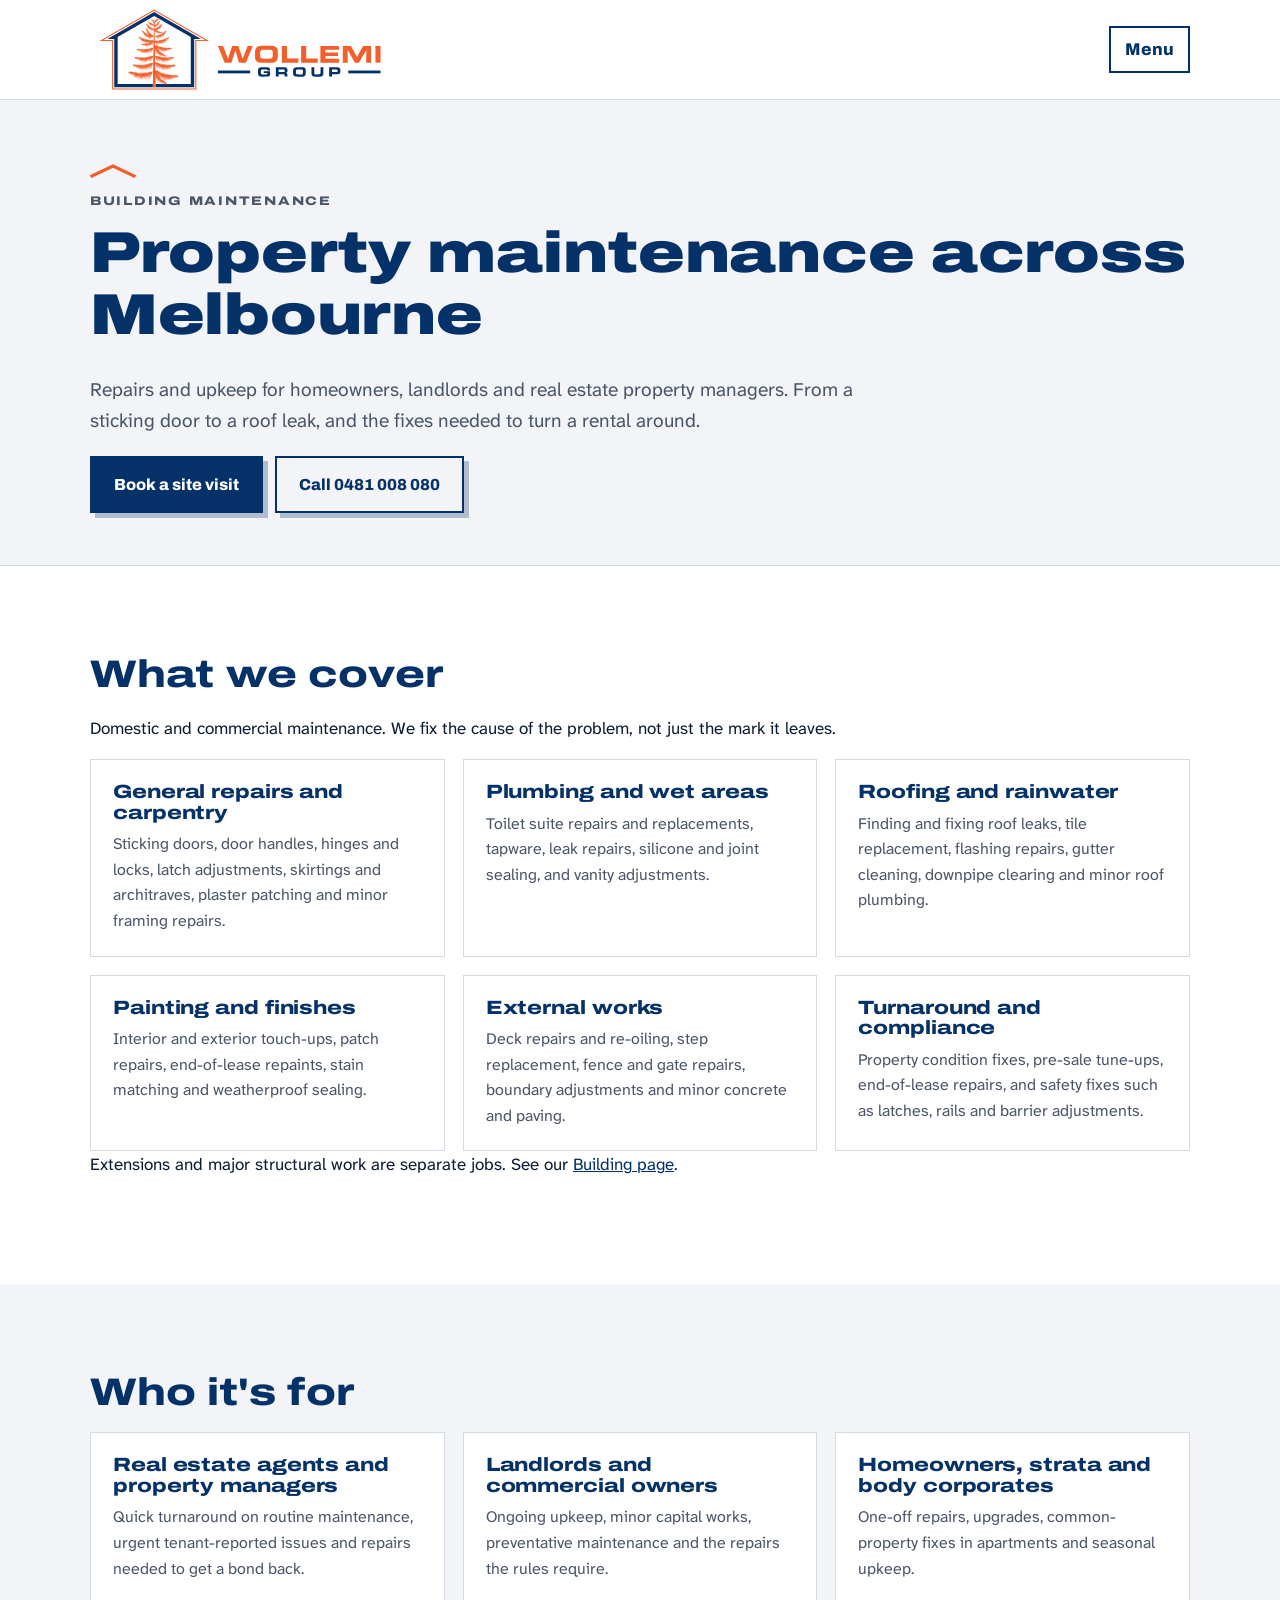
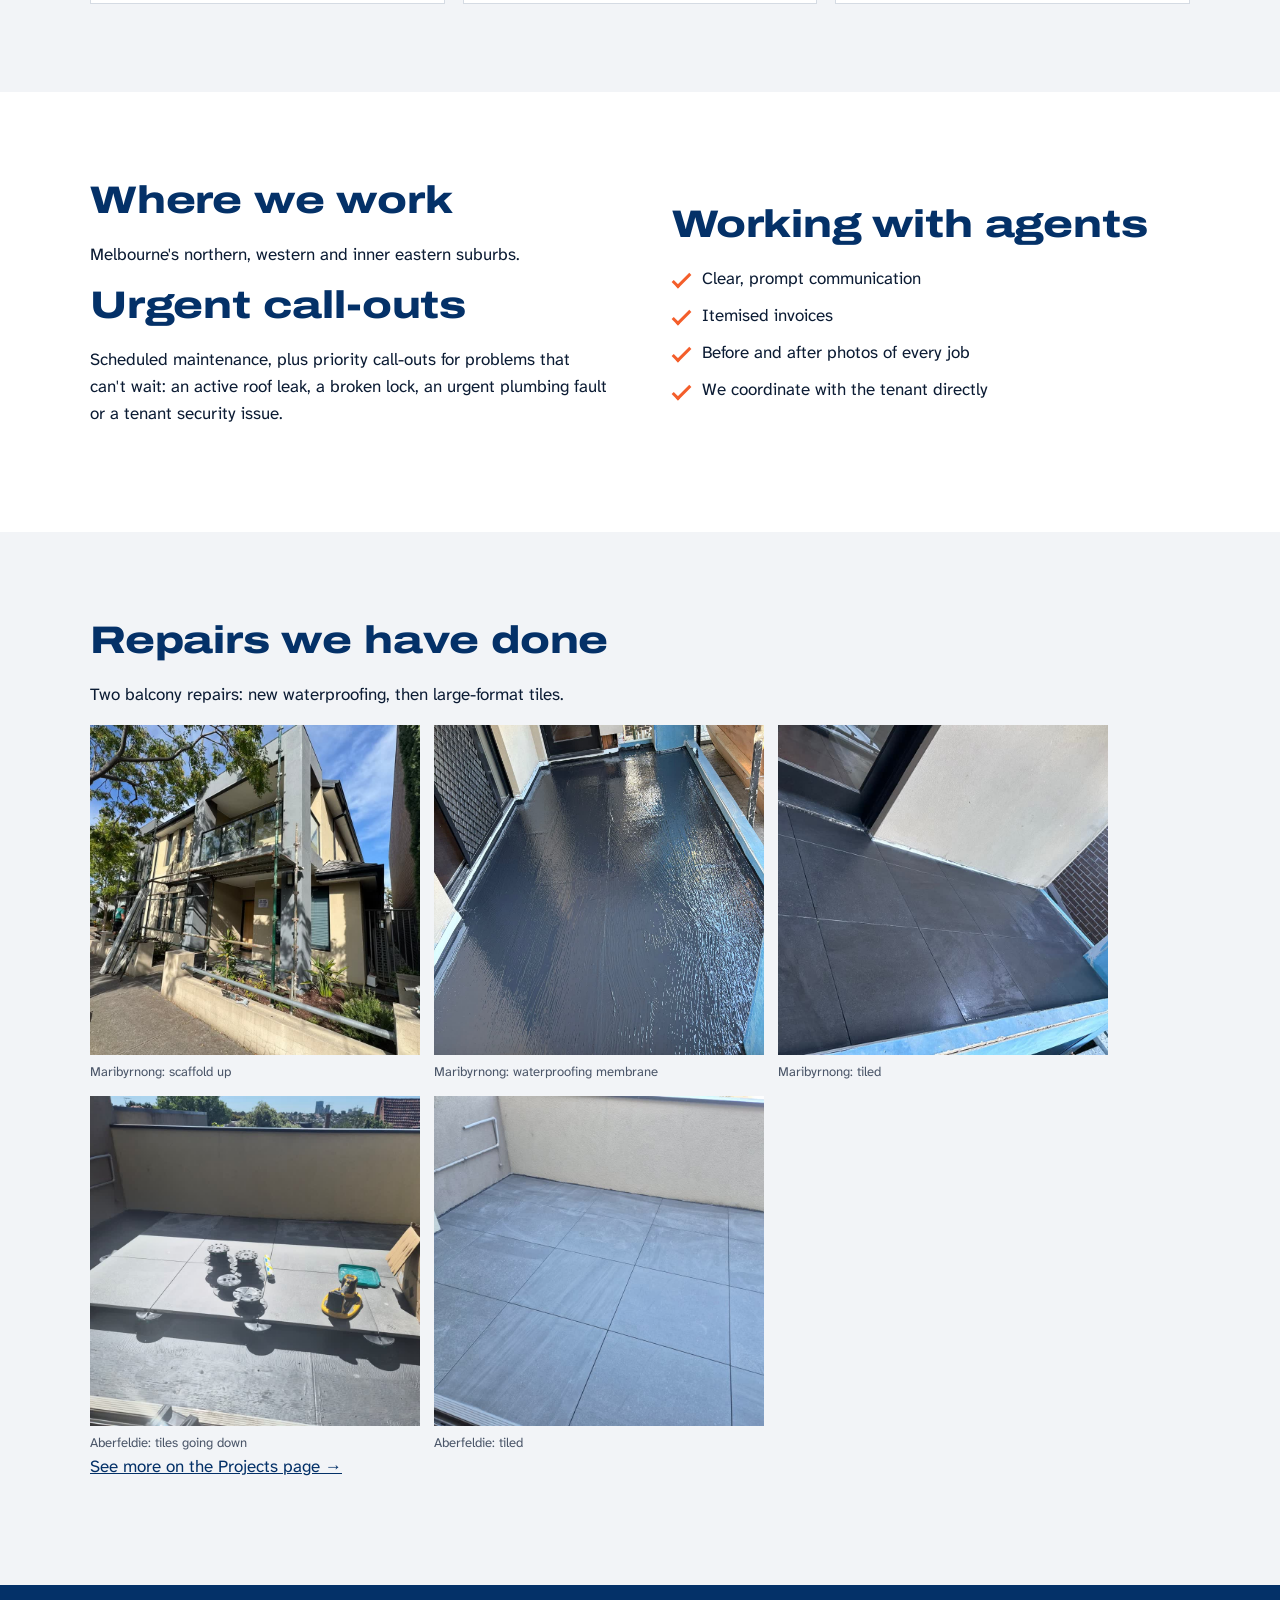
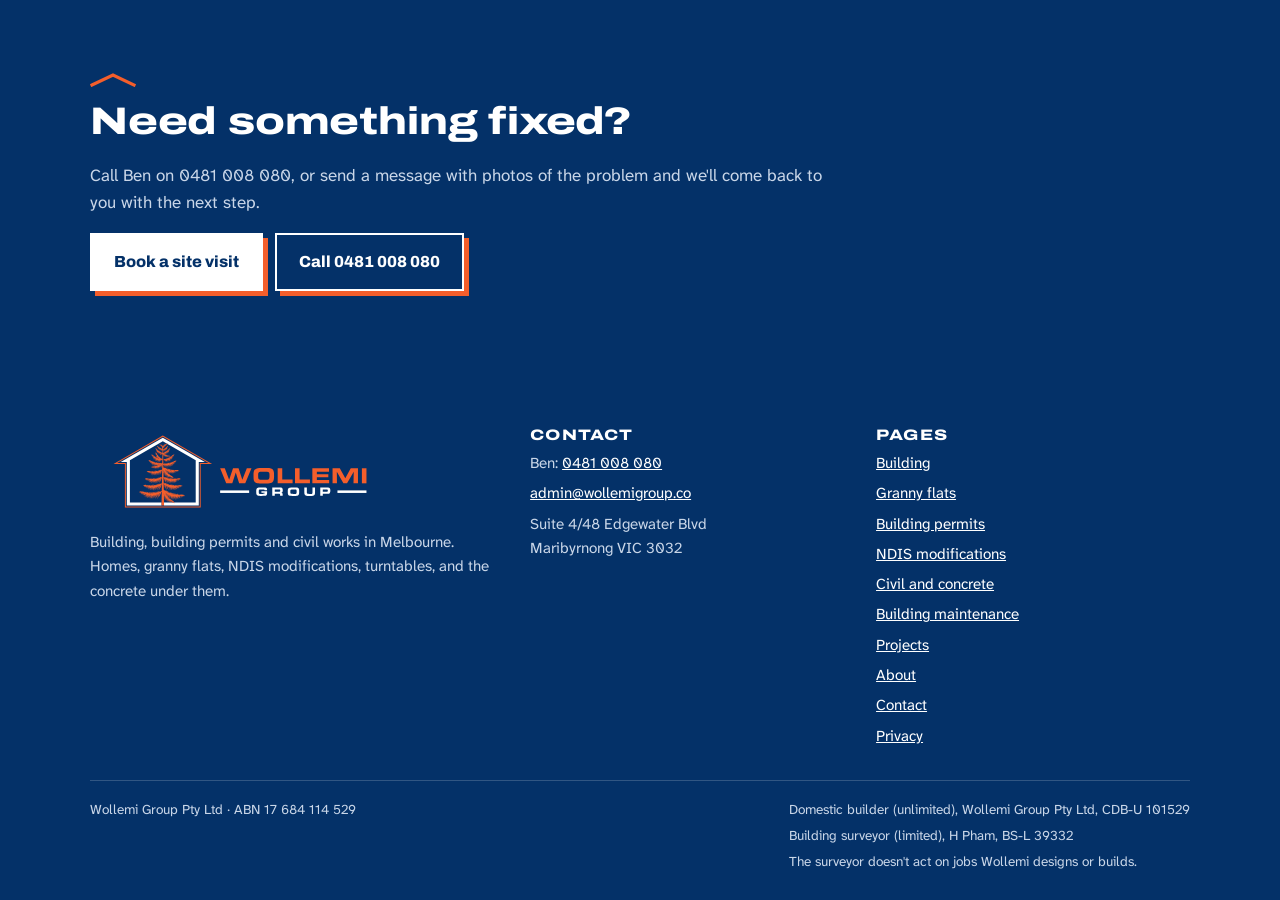
<file: public/building-maintenance.html>
<!doctype html>
<html lang="en-AU">
<head>
<meta charset="utf-8">
<meta name="viewport" content="width=device-width, initial-scale=1">
<title>Building maintenance | Wollemi Group</title>
<meta name="description" content="Property maintenance in Melbourne for homeowners, landlords and property managers: carpentry, plumbing, roof leaks, painting, external works and rental turnaround repairs.">
<link rel="icon" href="assets/logo/favicon-32.png" sizes="32x32">
<link rel="icon" href="assets/logo/favicon-16.png" sizes="16x16">
<link rel="apple-touch-icon" href="assets/logo/apple-touch-icon.png">
<link rel="preconnect" href="https://fonts.googleapis.com">
<link rel="preconnect" href="https://fonts.gstatic.com" crossorigin>
<link href="https://fonts.googleapis.com/css2?family=Archivo:wdth,wght@100..125,700..900&family=Atkinson+Hyperlegible+Next:wght@400;700&display=swap" rel="stylesheet">
<link rel="stylesheet" href="assets/site.css">
</head>
<body>
<a class="skip" href="#main">Skip to content</a>
<header class="site-head">
  <div class="wrap">
    <a class="brand" href="/" aria-label="Wollemi Group home"><img class="logo-full" src="assets/logo/wollemi-lockup.svg" alt="Wollemi Group" width="300" height="89"><img class="logo-name" src="assets/logo/wollemi-wordmark.svg" alt="Wollemi Group" width="220" height="50"></a>
    <nav class="nav" aria-label="Main"><a href="/building">Building</a><a href="/granny-flats">Granny flats</a><a href="/surveying">Building permits</a><a href="/accessible-homes">NDIS modifications</a><a href="/civil-concrete">Civil and concrete</a><a href="/building-maintenance" aria-current="page">Building maintenance</a><a href="/projects">Projects</a><a href="/about">About</a><a class="btn" href="/contact">Book a site visit</a></nav>
    <details class="menu"><summary>Menu</summary><nav class="menu-list" aria-label="Main"><a href="/building">Building</a><a href="/granny-flats">Granny flats</a><a href="/surveying">Building permits</a><a href="/accessible-homes">NDIS modifications</a><a href="/civil-concrete">Civil and concrete</a><a href="/building-maintenance" aria-current="page">Building maintenance</a><a href="/projects">Projects</a><a href="/about">About</a><a href="/contact">Book a site visit</a><a href="tel:+61481008080">Call Ben on 0481 008 080</a></nav></details>
  </div>
</header>
<main id="main">

<section class="page-hero"><div class="wrap"><svg class="roof" viewBox="0 0 46 14" aria-hidden="true"><path d="M2 12 L23 2 L44 12"/></svg><p class="eyebrow">Building maintenance</p><h1>Property maintenance across Melbourne</h1><p class="lead">Repairs and upkeep for homeowners, landlords and real estate property managers. From a sticking door to a roof leak, and the fixes needed to turn a rental around.</p><div class="btns"><a class="btn" href="/contact">Book a site visit</a><a class="btn line" href="tel:+61481008080">Call 0481 008 080</a></div></div></section>

<section class="band"><div class="wrap">
  <h2>What we cover</h2>
  <p>Domestic and commercial maintenance. We fix the cause of the problem, not just the mark it leaves.</p>
  <div class="cards">
    <div class="card"><h3>General repairs and carpentry</h3><p>Sticking doors, door handles, hinges and locks, latch adjustments, skirtings and architraves, plaster patching and minor framing repairs.</p></div>
    <div class="card"><h3>Plumbing and wet areas</h3><p>Toilet suite repairs and replacements, tapware, leak repairs, silicone and joint sealing, and vanity adjustments.</p></div>
    <div class="card"><h3>Roofing and rainwater</h3><p>Finding and fixing roof leaks, tile replacement, flashing repairs, gutter cleaning, downpipe clearing and minor roof plumbing.</p></div>
    <div class="card"><h3>Painting and finishes</h3><p>Interior and exterior touch-ups, patch repairs, end-of-lease repaints, stain matching and weatherproof sealing.</p></div>
    <div class="card"><h3>External works</h3><p>Deck repairs and re-oiling, step replacement, fence and gate repairs, boundary adjustments and minor concrete and paving.</p></div>
    <div class="card"><h3>Turnaround and compliance</h3><p>Property condition fixes, pre-sale tune-ups, end-of-lease repairs, and safety fixes such as latches, rails and barrier adjustments.</p></div>
  </div>
  <p>Extensions and major structural work are separate jobs. See our <a href="/building">Building page</a>.</p>
</div></section>

<section class="band panel"><div class="wrap">
  <h2>Who it's for</h2>
  <div class="cards">
    <div class="card"><h3>Real estate agents and property managers</h3><p>Quick turnaround on routine maintenance, urgent tenant-reported issues and repairs needed to get a bond back.</p></div>
    <div class="card"><h3>Landlords and commercial owners</h3><p>Ongoing upkeep, minor capital works, preventative maintenance and the repairs the rules require.</p></div>
    <div class="card"><h3>Homeowners, strata and body corporates</h3><p>One-off repairs, upgrades, common-property fixes in apartments and seasonal upkeep.</p></div>
  </div>
</div></section>

<section class="band"><div class="wrap split">
  <div>
    <h2>Where we work</h2>
    <p>Melbourne's northern, western and inner eastern suburbs.</p>
    <h2>Urgent call-outs</h2>
    <p>Scheduled maintenance, plus priority call-outs for problems that can't wait: an active roof leak, a broken lock, an urgent plumbing fault or a tenant security issue.</p>
  </div>
  <div>
    <h2>Working with agents</h2>
    <ul class="ticks"><li>Clear, prompt communication</li><li>Itemised invoices</li><li>Before and after photos of every job</li><li>We coordinate with the tenant directly</li></ul>
  </div>
</div></section>

<section class="band panel"><div class="wrap">
  <h2>Repairs we have done</h2>
  <p>Two balcony repairs: new waterproofing, then large-format tiles.</p>
  <div class="gallery"><figure><img src="assets/img/jobs/balcony-scaffold.jpg" alt="Townhouse front with scaffold on the first-floor balcony" loading="lazy"><figcaption>Maribyrnong: scaffold up</figcaption></figure><figure><img src="assets/img/jobs/balcony-membrane.jpg" alt="Balcony floor coated with a black waterproofing membrane" loading="lazy"><figcaption>Maribyrnong: waterproofing membrane</figcaption></figure><figure><img src="assets/img/jobs/balcony-tiled.jpg" alt="Finished balcony with large grey tiles" loading="lazy"><figcaption>Maribyrnong: tiled</figcaption></figure><figure><img src="assets/img/jobs/balcony-aberfeldie-laying.jpg" alt="Balcony floor with large tiles being laid on pedestals" loading="lazy"><figcaption>Aberfeldie: tiles going down</figcaption></figure><figure><img src="assets/img/jobs/balcony-aberfeldie-tiled.jpg" alt="Finished balcony with large grey tiles" loading="lazy"><figcaption>Aberfeldie: tiled</figcaption></figure></div>
  <p><a href="/projects">See more on the Projects page &rarr;</a></p>
</div></section>

<section class="band navy">
  <div class="wrap">
    <svg class="roof" viewBox="0 0 46 14" aria-hidden="true"><path d="M2 12 L23 2 L44 12"/></svg>
    <h2>Need something fixed?</h2>
    <p>Call Ben on 0481 008 080, or send a message with photos of the problem and we'll come back to you with the next step.</p>
    <div class="btns"><a class="btn light" href="/contact">Book a site visit</a><a class="btn ghost" href="tel:+61481008080">Call 0481 008 080</a></div>
  </div>
</section>
</main>

<footer class="site-foot">
  <div class="wrap">
    <div class="cols">
      <div>
        <img src="assets/logo/wollemi-lockup-reversed.svg" alt="Wollemi Group" width="300" height="89">
        <p>Building, building permits and civil works in Melbourne. Homes, granny flats, NDIS modifications, turntables, and the concrete under them.</p>
        
      </div>
      <div>
        <h3>Contact</h3>
        <ul>
          <li>Ben: <a href="tel:+61481008080">0481 008 080</a></li>
          <li><a href="mailto:admin@wollemigroup.co">admin@wollemigroup.co</a></li>
          <li>Suite 4/48 Edgewater Blvd<br>Maribyrnong VIC 3032</li>
        </ul>
      </div>
      <div>
        <h3>Pages</h3>
        <ul><li><a href="/building">Building</a></li><li><a href="/granny-flats">Granny flats</a></li><li><a href="/surveying">Building permits</a></li><li><a href="/accessible-homes">NDIS modifications</a></li><li><a href="/civil-concrete">Civil and concrete</a></li><li><a href="/building-maintenance">Building maintenance</a></li><li><a href="/projects">Projects</a></li><li><a href="/about">About</a></li><li><a href="/contact">Contact</a></li><li><a href="/privacy">Privacy</a></li></ul>
      </div>
    </div>
    <div class="base">
      <span>Wollemi Group Pty Ltd · ABN 17 684 114 529</span>
      <span class="regs"><span>Domestic builder (unlimited), Wollemi Group Pty Ltd, CDB-U 101529</span><span>Building surveyor (limited), H Pham, BS-L 39332</span><span>The surveyor doesn't act on jobs Wollemi designs or builds.</span></span>
    </div>
  </div>
</footer>
<script>
(function () {
  var d = document.documentElement;
  var host = location.hostname;
  var force = new URLSearchParams(location.search).get("motion") === "on" && (host.slice(-10) === ".pages.dev" || host === "localhost" || host === "127.0.0.1");
  var rm = window.matchMedia("(prefers-reduced-motion: reduce)");
  var still = !force && rm.matches;
  if (force) d.classList.add("motion-on");

  // Placeholder social links (href "#") do nothing rather than jump to the top
  [].forEach.call(document.querySelectorAll("a[data-placeholder]"), function (a) { a.addEventListener("click", function (e) { e.preventDefault(); }); });

  var v = document.querySelector(".hero-video"), b = document.querySelector(".hero-pause");
  if (v && b) {
    var set = function (playing) { b.textContent = playing ? "Pause" : "Play"; b.setAttribute("aria-label", (playing ? "Pause" : "Play") + " the background video"); };
    v.addEventListener("play", function () { set(true); });
    v.addEventListener("pause", function () { set(false); });
    set(false);
    if (!still) { var p = v.play(); if (p && p.catch) p.catch(function () {}); }
    b.addEventListener("click", function () { if (v.paused) v.play(); else v.pause(); });
    // Less motion switched on while the page is open: stop the video
    var onRm = function (e) { if (e.matches && !force) v.pause(); };
    if (rm.addEventListener) rm.addEventListener("change", onRm); else if (rm.addListener) rm.addListener(onRm);
  }

  if (still || !("IntersectionObserver" in window)) return;
  var sel = "main section h2, main section .lead, main .path, main .card, main .steps li, main .split > *, main .notice, main .gallery > *, main .ticks li, main .details, main figure";
  var all = [].slice.call(document.querySelectorAll(sel)).filter(function (el) { return !el.closest(".video-hero, .page-hero"); });
  var els = all.filter(function (el) { return !all.some(function (o) { return o !== el && o.contains(el); }); });
  els.forEach(function (el) {
    var sibs = [].slice.call(el.parentElement.children).filter(function (s) { return els.indexOf(s) > -1; });
    el.style.setProperty("--d", Math.min(sibs.indexOf(el), 5) * 90 + "ms");
    el.classList.add("reveal");
  });
  var io = new IntersectionObserver(function (es) {
    es.forEach(function (e) { if (e.isIntersecting) { e.target.classList.add("in"); io.unobserve(e.target); } });
  }, { rootMargin: "0px 0px -8% 0px" });
  els.forEach(function (el) { io.observe(el); });
  // Keyboard users never tab onto something still invisible
  document.addEventListener("focusin", function (e) { var r = e.target.closest && e.target.closest(".reveal"); if (r) r.classList.add("in"); });
})();
</script>
</body>
</html>
</file>
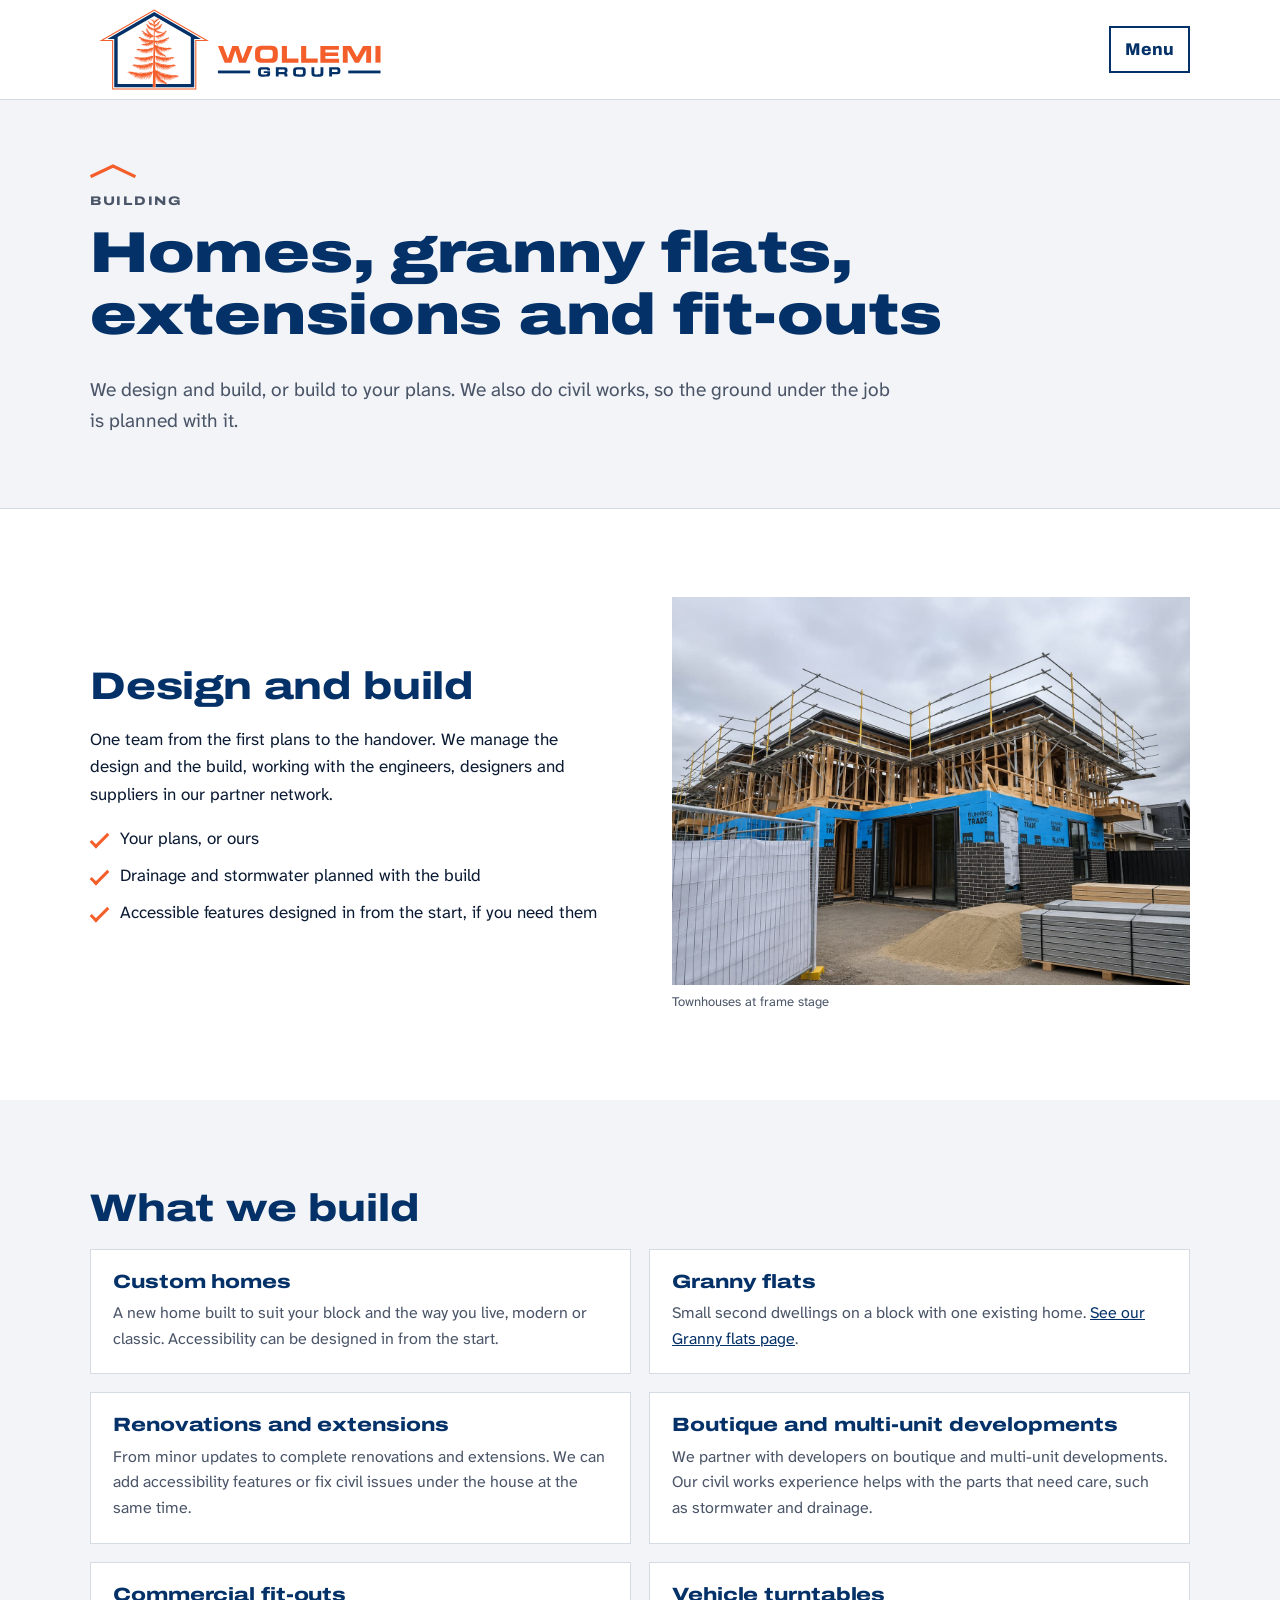
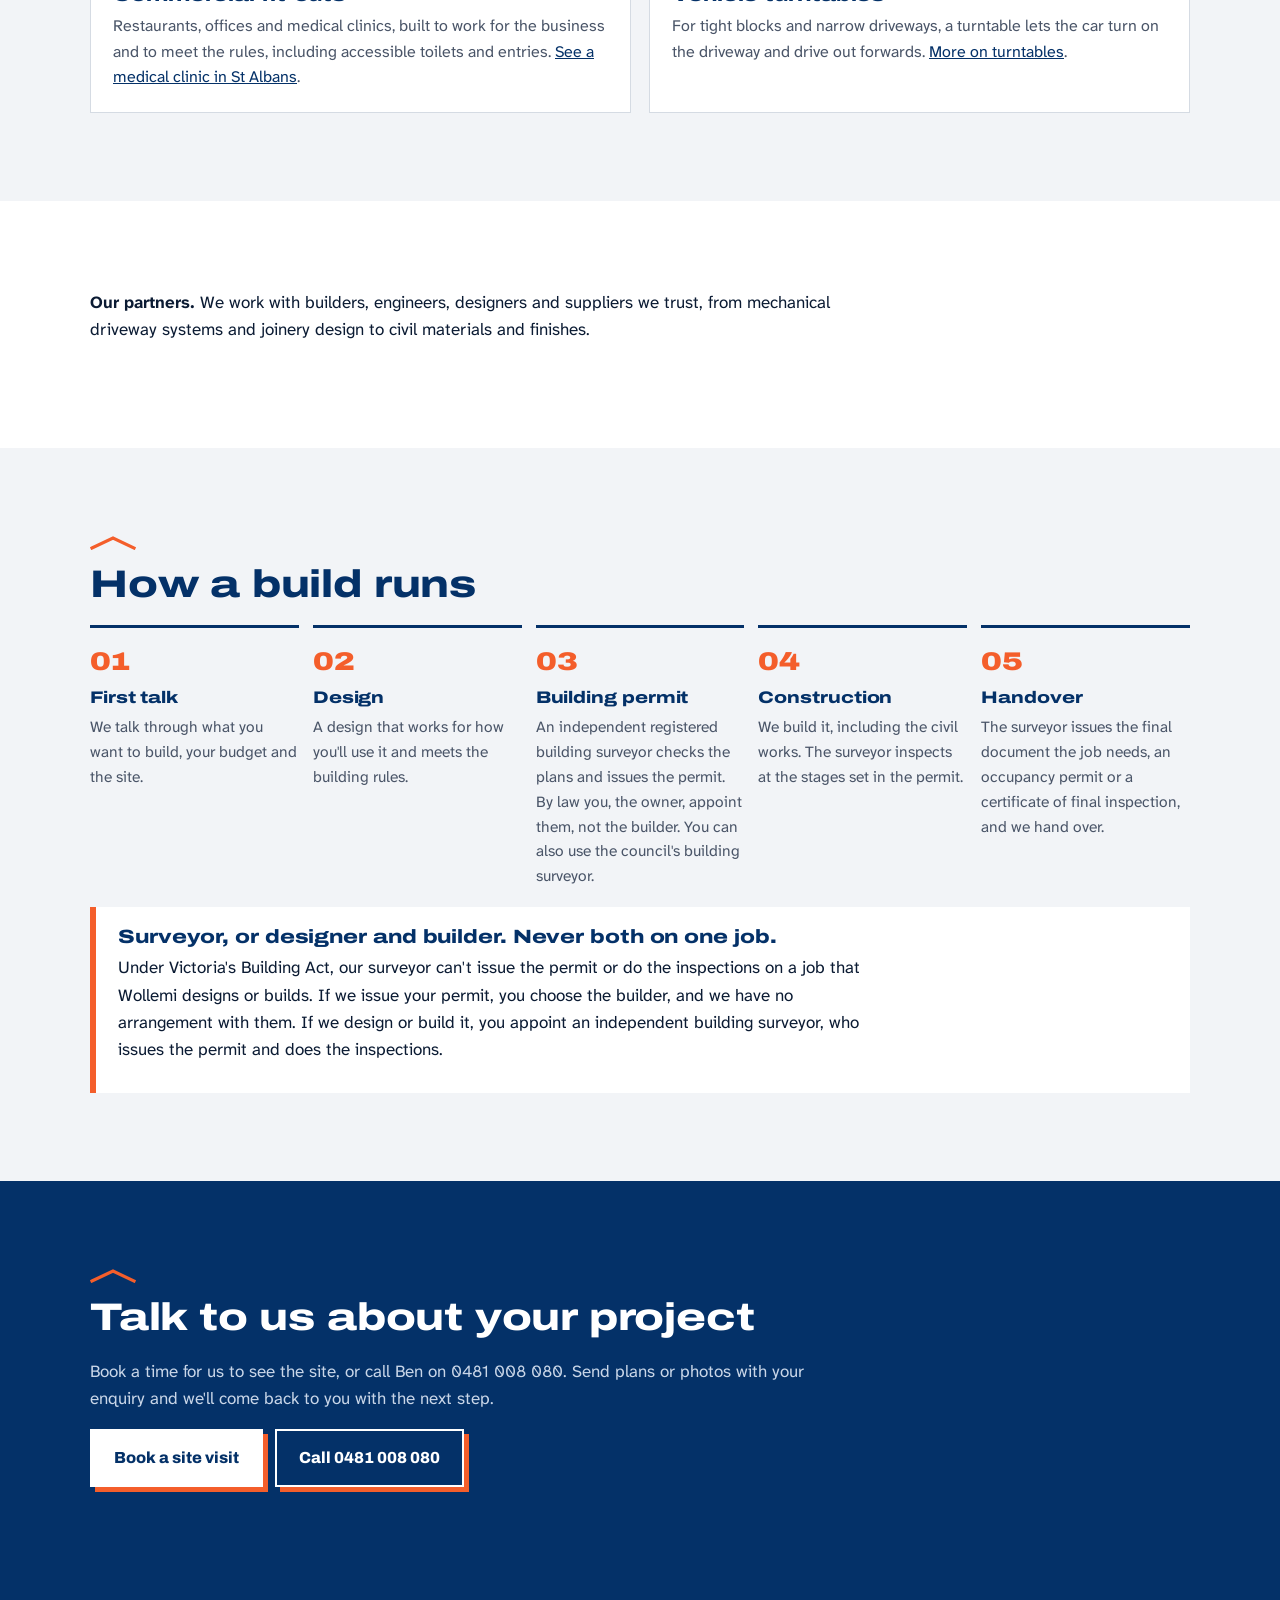
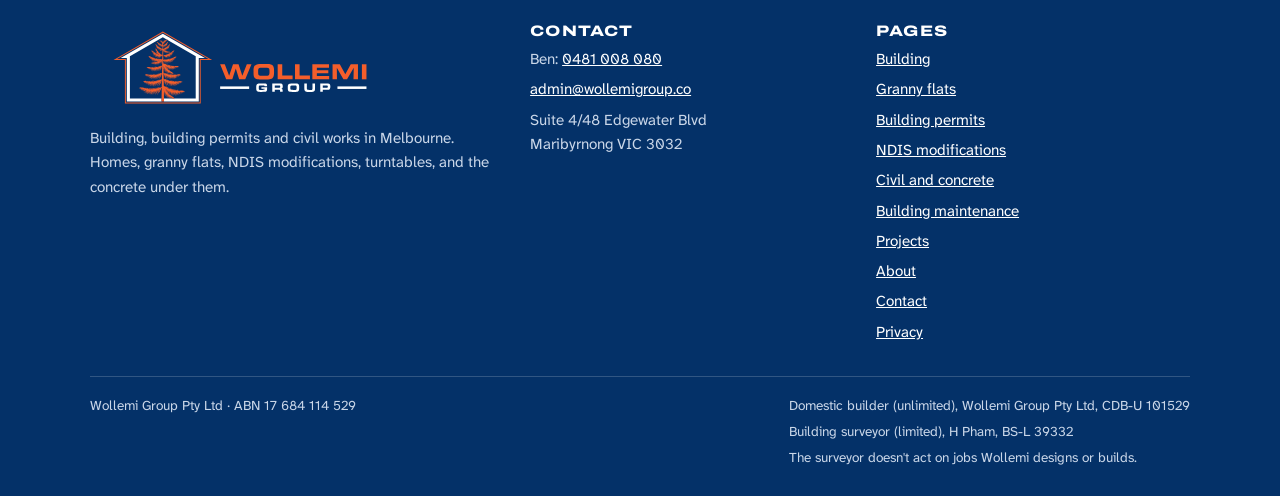
<file: public/building.html>
<!doctype html>
<html lang="en-AU">
<head>
<meta charset="utf-8">
<meta name="viewport" content="width=device-width, initial-scale=1">
<title>Building | Wollemi Group</title>
<meta name="description" content="Custom homes, granny flats (small second dwellings), renovations and extensions, boutique and multi-unit developments and commercial fit-outs in Melbourne.">
<link rel="icon" href="assets/logo/favicon-32.png" sizes="32x32">
<link rel="icon" href="assets/logo/favicon-16.png" sizes="16x16">
<link rel="apple-touch-icon" href="assets/logo/apple-touch-icon.png">
<link rel="preconnect" href="https://fonts.googleapis.com">
<link rel="preconnect" href="https://fonts.gstatic.com" crossorigin>
<link href="https://fonts.googleapis.com/css2?family=Archivo:wdth,wght@100..125,700..900&family=Atkinson+Hyperlegible+Next:wght@400;700&display=swap" rel="stylesheet">
<link rel="stylesheet" href="assets/site.css">
</head>
<body>
<a class="skip" href="#main">Skip to content</a>
<header class="site-head">
  <div class="wrap">
    <a class="brand" href="/" aria-label="Wollemi Group home"><img class="logo-full" src="assets/logo/wollemi-lockup.svg" alt="Wollemi Group" width="300" height="89"><img class="logo-name" src="assets/logo/wollemi-wordmark.svg" alt="Wollemi Group" width="220" height="50"></a>
    <nav class="nav" aria-label="Main"><a href="/building" aria-current="page">Building</a><a href="/granny-flats">Granny flats</a><a href="/surveying">Building permits</a><a href="/accessible-homes">NDIS modifications</a><a href="/civil-concrete">Civil and concrete</a><a href="/building-maintenance">Building maintenance</a><a href="/projects">Projects</a><a href="/about">About</a><a class="btn" href="/contact">Book a site visit</a></nav>
    <details class="menu"><summary>Menu</summary><nav class="menu-list" aria-label="Main"><a href="/building" aria-current="page">Building</a><a href="/granny-flats">Granny flats</a><a href="/surveying">Building permits</a><a href="/accessible-homes">NDIS modifications</a><a href="/civil-concrete">Civil and concrete</a><a href="/building-maintenance">Building maintenance</a><a href="/projects">Projects</a><a href="/about">About</a><a href="/contact">Book a site visit</a><a href="tel:+61481008080">Call Ben on 0481 008 080</a></nav></details>
  </div>
</header>
<main id="main">

<section class="page-hero"><div class="wrap"><svg class="roof" viewBox="0 0 46 14" aria-hidden="true"><path d="M2 12 L23 2 L44 12"/></svg><p class="eyebrow">Building</p><h1>Homes, granny flats, extensions and fit&#8209;outs</h1><p class="lead">We design and build, or build to your plans. We also do civil works, so the ground under the job is planned with it.</p></div></section>

<section class="band"><div class="wrap split">
  <div><h2>Design and build</h2><p>One team from the first plans to the handover. We manage the design and the build, working with the engineers, designers and suppliers in our partner network.</p><ul class="ticks"><li>Your plans, or ours</li><li>Drainage and stormwater planned with the build</li><li>Accessible features designed in from the start, if you need them</li></ul></div>
  <figure><img src="assets/img/jobs/townhouses-frames-scaffold.jpg" alt="Two-storey townhouse frames with scaffold and edge protection around the roof" loading="lazy"><figcaption> Townhouses at frame stage</figcaption></figure>
</div></section>

<section class="band panel"><div class="wrap">
  <h2>What we build</h2>
  <div class="cards two">
    <div class="card"><h3>Custom homes</h3><p>A new home built to suit your block and the way you live, modern or classic. Accessibility can be designed in from the start.</p></div>
    <div class="card"><h3>Granny flats</h3><p>Small second dwellings on a block with one existing home. <a href="/granny-flats">See our Granny flats page</a>.</p></div>
    <div class="card"><h3>Renovations and extensions</h3><p>From minor updates to complete renovations and extensions. We can add accessibility features or fix civil issues under the house at the same time.</p></div>
    <div class="card"><h3>Boutique and multi-unit developments</h3><p>We partner with developers on boutique and multi-unit developments. Our civil works experience helps with the parts that need care, such as stormwater and drainage.</p></div>
    <div class="card"><h3>Commercial fit-outs</h3><p>Restaurants, offices and medical clinics, built to work for the business and to meet the rules, including accessible toilets and entries. <a href="/projects#medical-clinic">See a medical clinic in St Albans</a>.</p></div>
    <div class="card"><h3>Vehicle turntables</h3><p>For tight blocks and narrow driveways, a turntable lets the car turn on the driveway and drive out forwards. <a href="/civil-concrete#turntables">More on turntables</a>.</p></div>
  </div>
</div></section>

<section class="band"><div class="wrap"><p><b>Our partners.</b> We work with builders, engineers, designers and suppliers we trust, from mechanical driveway systems and joinery design to civil materials and finishes.</p></div></section>
<section class="band panel"><div class="wrap"><svg class="roof" viewBox="0 0 46 14" aria-hidden="true"><path d="M2 12 L23 2 L44 12"/></svg><h2>How a build runs</h2>
<ol class="steps">
  <li><h3>First talk</h3><p>We talk through what you want to build, your budget and the site.</p></li>
  <li><h3>Design</h3><p>A design that works for how you'll use it and meets the building rules.</p></li>
  <li><h3>Building permit</h3><p>An independent registered building surveyor checks the plans and issues the permit. By law you, the owner, appoint them, not the builder. You can also use the council's building surveyor.</p></li>
  <li><h3>Construction</h3><p>We build it, including the civil works. The surveyor inspects at the stages set in the permit.</p></li>
  <li><h3>Handover</h3><p>The surveyor issues the final document the job needs, an occupancy permit or a certificate of final inspection, and we hand over.</p></li>
</ol>
<div class="notice">
  <h3>Surveyor, or designer and builder. Never both on one job.</h3>
  <p>Under Victoria's Building Act, our surveyor can't issue the permit or do the inspections on a job that Wollemi designs or builds. If we issue your permit, you choose the builder, and we have no arrangement with them. If we design or build it, you appoint an independent building surveyor, who issues the permit and does the inspections.</p>
</div></div></section>

<section class="band navy">
  <div class="wrap">
    <svg class="roof" viewBox="0 0 46 14" aria-hidden="true"><path d="M2 12 L23 2 L44 12"/></svg>
    <h2>Talk to us about your project</h2>
    <p>Book a time for us to see the site, or call Ben on 0481 008 080. Send plans or photos with your enquiry and we'll come back to you with the next step.</p>
    <div class="btns"><a class="btn light" href="/contact">Book a site visit</a><a class="btn ghost" href="tel:+61481008080">Call 0481 008 080</a></div>
  </div>
</section>
</main>

<footer class="site-foot">
  <div class="wrap">
    <div class="cols">
      <div>
        <img src="assets/logo/wollemi-lockup-reversed.svg" alt="Wollemi Group" width="300" height="89">
        <p>Building, building permits and civil works in Melbourne. Homes, granny flats, NDIS modifications, turntables, and the concrete under them.</p>
        
      </div>
      <div>
        <h3>Contact</h3>
        <ul>
          <li>Ben: <a href="tel:+61481008080">0481 008 080</a></li>
          <li><a href="mailto:admin@wollemigroup.co">admin@wollemigroup.co</a></li>
          <li>Suite 4/48 Edgewater Blvd<br>Maribyrnong VIC 3032</li>
        </ul>
      </div>
      <div>
        <h3>Pages</h3>
        <ul><li><a href="/building">Building</a></li><li><a href="/granny-flats">Granny flats</a></li><li><a href="/surveying">Building permits</a></li><li><a href="/accessible-homes">NDIS modifications</a></li><li><a href="/civil-concrete">Civil and concrete</a></li><li><a href="/building-maintenance">Building maintenance</a></li><li><a href="/projects">Projects</a></li><li><a href="/about">About</a></li><li><a href="/contact">Contact</a></li><li><a href="/privacy">Privacy</a></li></ul>
      </div>
    </div>
    <div class="base">
      <span>Wollemi Group Pty Ltd · ABN 17 684 114 529</span>
      <span class="regs"><span>Domestic builder (unlimited), Wollemi Group Pty Ltd, CDB-U 101529</span><span>Building surveyor (limited), H Pham, BS-L 39332</span><span>The surveyor doesn't act on jobs Wollemi designs or builds.</span></span>
    </div>
  </div>
</footer>
<script>
(function () {
  var d = document.documentElement;
  var host = location.hostname;
  var force = new URLSearchParams(location.search).get("motion") === "on" && (host.slice(-10) === ".pages.dev" || host === "localhost" || host === "127.0.0.1");
  var rm = window.matchMedia("(prefers-reduced-motion: reduce)");
  var still = !force && rm.matches;
  if (force) d.classList.add("motion-on");

  // Placeholder social links (href "#") do nothing rather than jump to the top
  [].forEach.call(document.querySelectorAll("a[data-placeholder]"), function (a) { a.addEventListener("click", function (e) { e.preventDefault(); }); });

  var v = document.querySelector(".hero-video"), b = document.querySelector(".hero-pause");
  if (v && b) {
    var set = function (playing) { b.textContent = playing ? "Pause" : "Play"; b.setAttribute("aria-label", (playing ? "Pause" : "Play") + " the background video"); };
    v.addEventListener("play", function () { set(true); });
    v.addEventListener("pause", function () { set(false); });
    set(false);
    if (!still) { var p = v.play(); if (p && p.catch) p.catch(function () {}); }
    b.addEventListener("click", function () { if (v.paused) v.play(); else v.pause(); });
    // Less motion switched on while the page is open: stop the video
    var onRm = function (e) { if (e.matches && !force) v.pause(); };
    if (rm.addEventListener) rm.addEventListener("change", onRm); else if (rm.addListener) rm.addListener(onRm);
  }

  if (still || !("IntersectionObserver" in window)) return;
  var sel = "main section h2, main section .lead, main .path, main .card, main .steps li, main .split > *, main .notice, main .gallery > *, main .ticks li, main .details, main figure";
  var all = [].slice.call(document.querySelectorAll(sel)).filter(function (el) { return !el.closest(".video-hero, .page-hero"); });
  var els = all.filter(function (el) { return !all.some(function (o) { return o !== el && o.contains(el); }); });
  els.forEach(function (el) {
    var sibs = [].slice.call(el.parentElement.children).filter(function (s) { return els.indexOf(s) > -1; });
    el.style.setProperty("--d", Math.min(sibs.indexOf(el), 5) * 90 + "ms");
    el.classList.add("reveal");
  });
  var io = new IntersectionObserver(function (es) {
    es.forEach(function (e) { if (e.isIntersecting) { e.target.classList.add("in"); io.unobserve(e.target); } });
  }, { rootMargin: "0px 0px -8% 0px" });
  els.forEach(function (el) { io.observe(el); });
  // Keyboard users never tab onto something still invisible
  document.addEventListener("focusin", function (e) { var r = e.target.closest && e.target.closest(".reveal"); if (r) r.classList.add("in"); });
})();
</script>
</body>
</html>
</file>
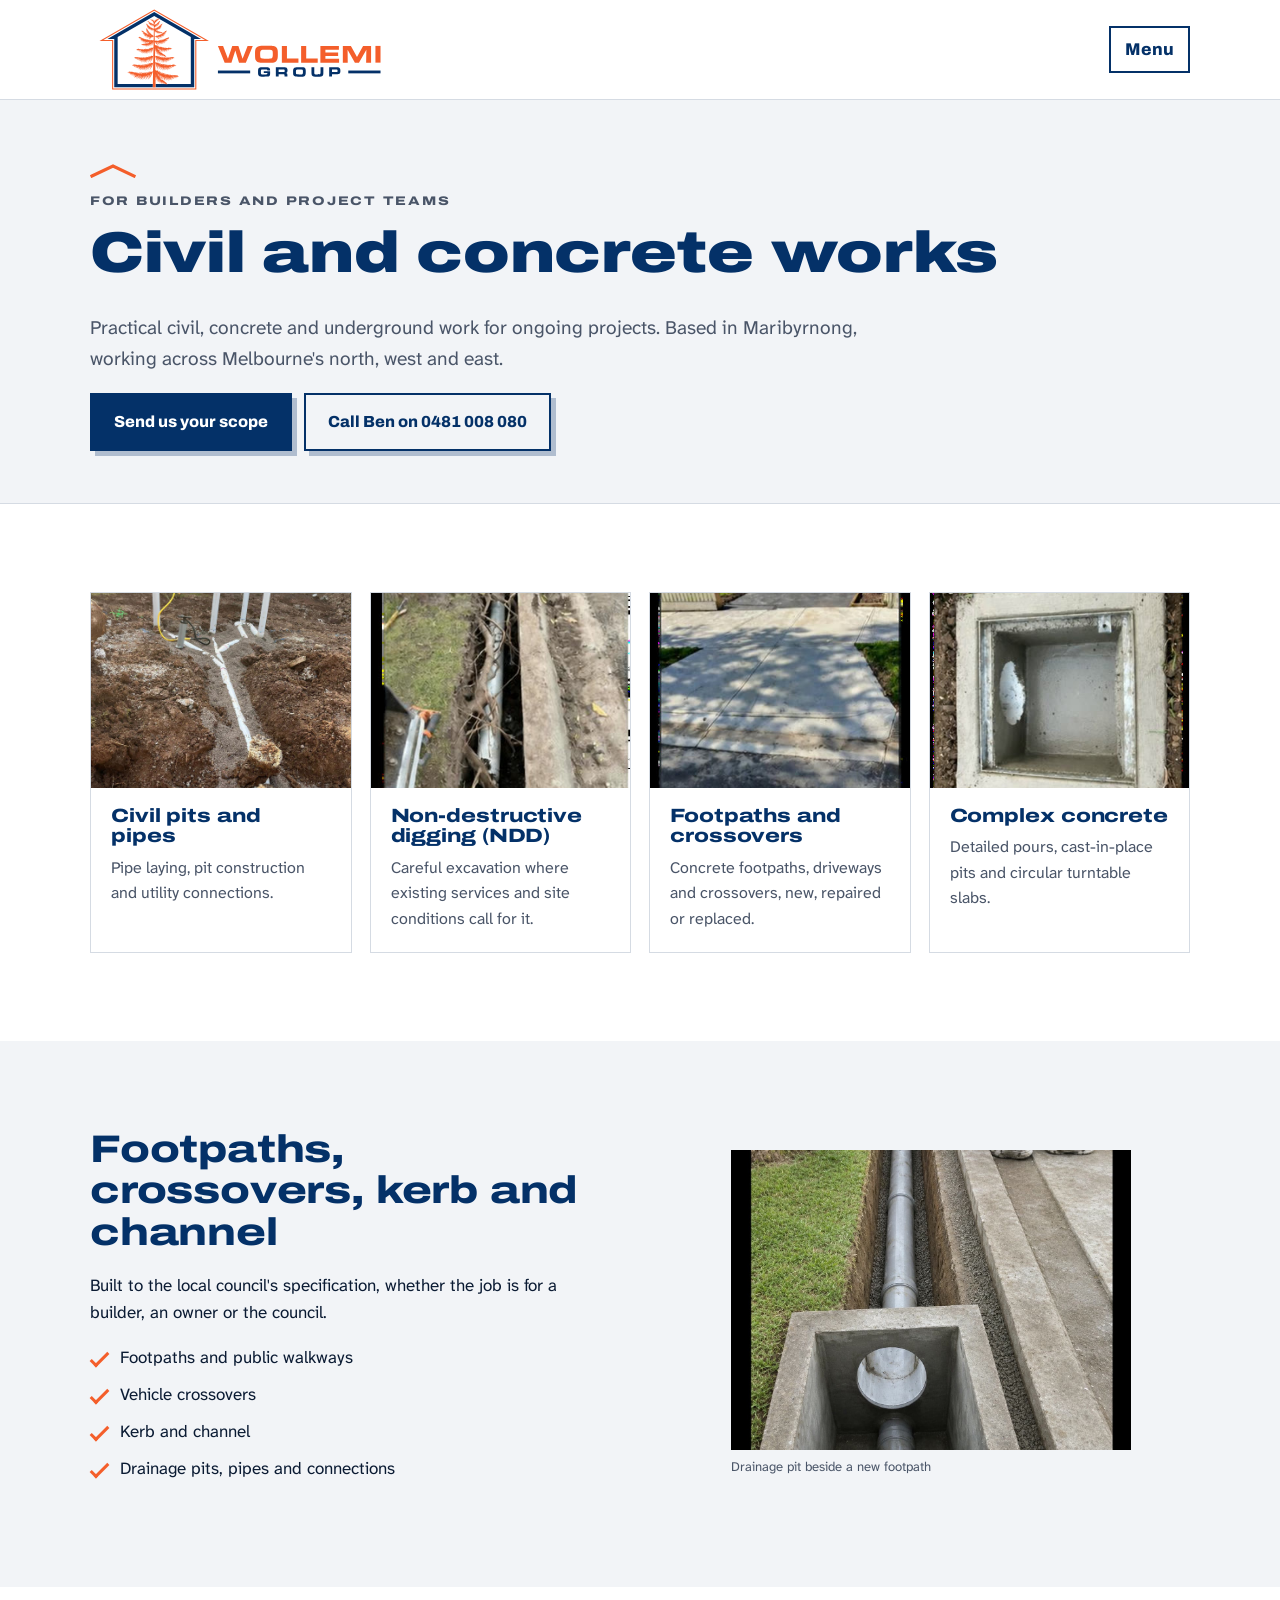
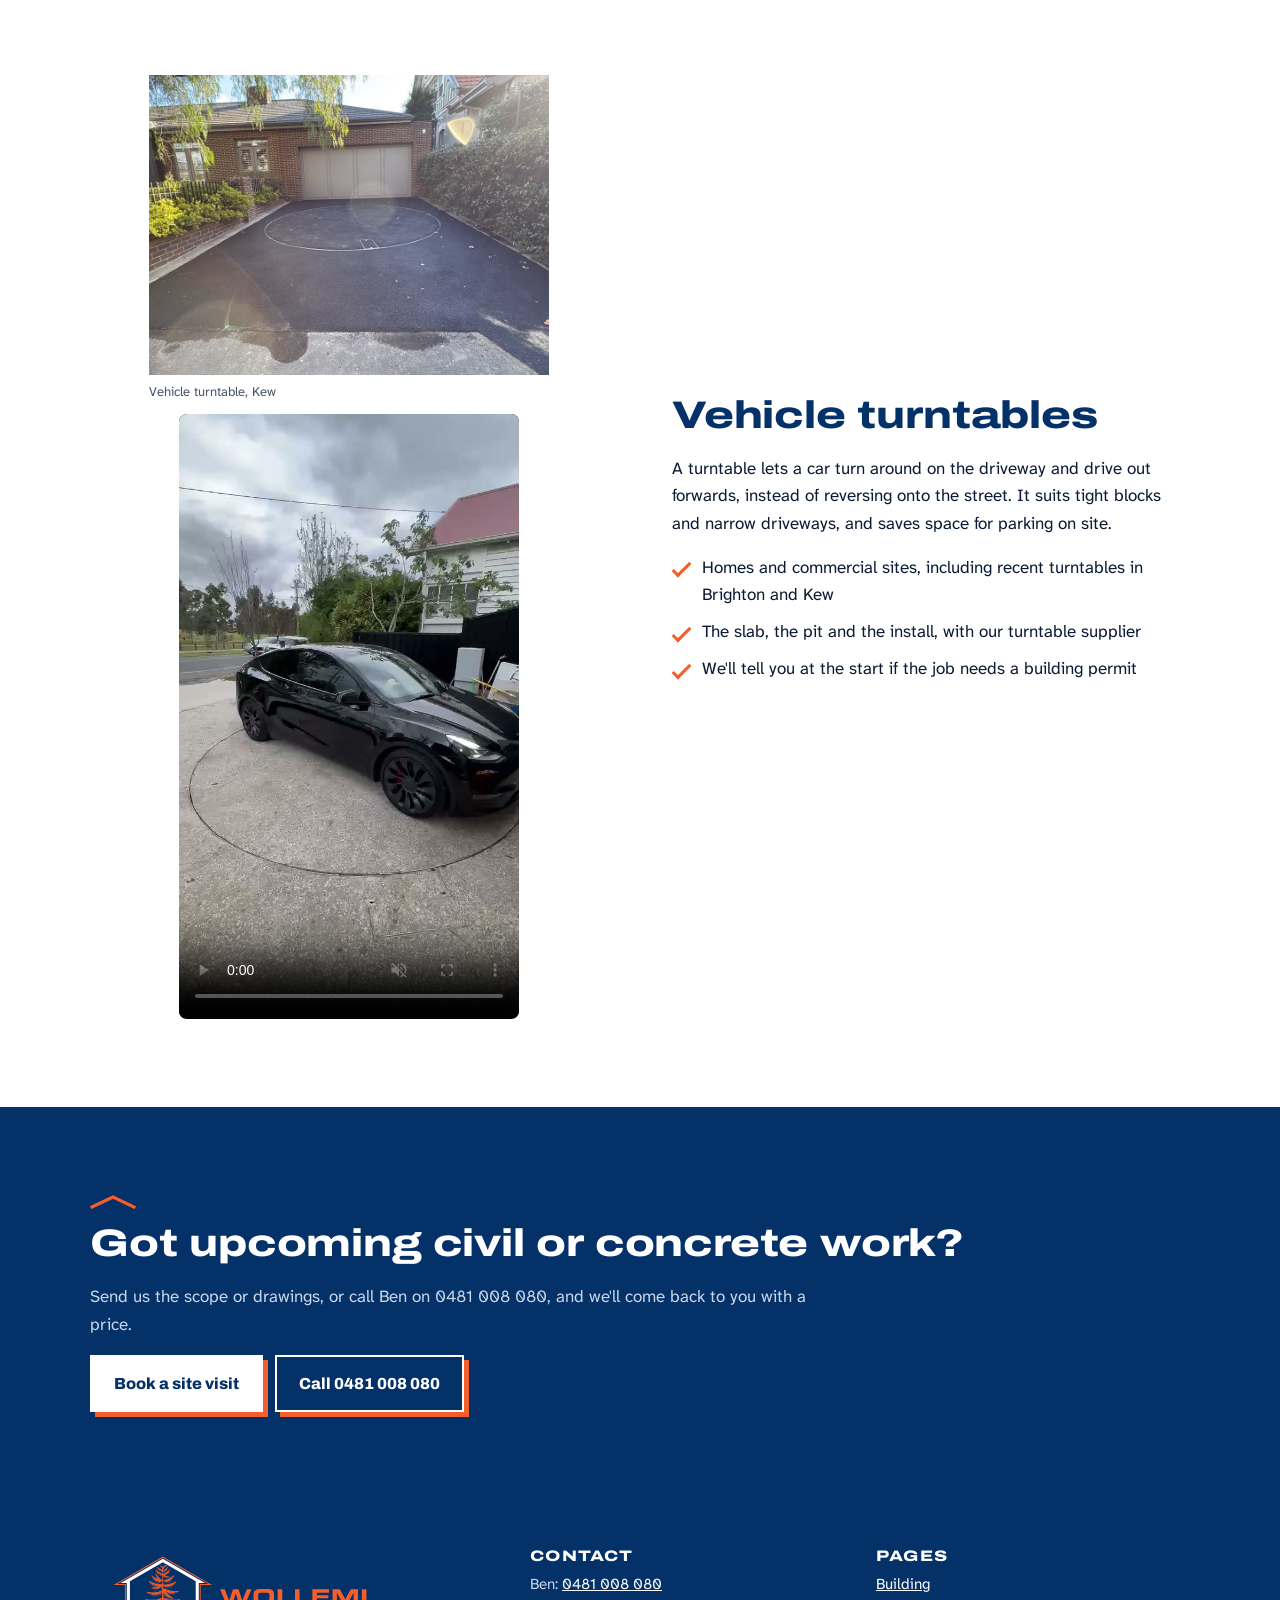
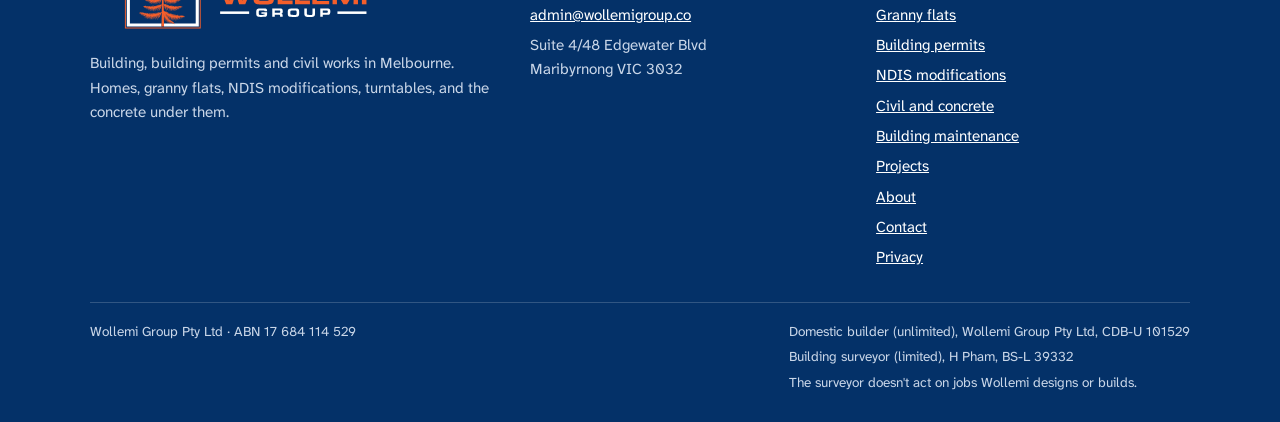
<file: public/civil-concrete.html>
<!doctype html>
<html lang="en-AU">
<head>
<meta charset="utf-8">
<meta name="viewport" content="width=device-width, initial-scale=1">
<title>Civil and concrete works | Wollemi Group</title>
<meta name="description" content="Civil pits and pipes, drainage, council footpaths and crossovers, kerb and channel, non-destructive digging, vehicle turntables and complex concrete in Melbourne.">
<link rel="icon" href="assets/logo/favicon-32.png" sizes="32x32">
<link rel="icon" href="assets/logo/favicon-16.png" sizes="16x16">
<link rel="apple-touch-icon" href="assets/logo/apple-touch-icon.png">
<link rel="preconnect" href="https://fonts.googleapis.com">
<link rel="preconnect" href="https://fonts.gstatic.com" crossorigin>
<link href="https://fonts.googleapis.com/css2?family=Archivo:wdth,wght@100..125,700..900&family=Atkinson+Hyperlegible+Next:wght@400;700&display=swap" rel="stylesheet">
<link rel="stylesheet" href="assets/site.css">
</head>
<body>
<a class="skip" href="#main">Skip to content</a>
<header class="site-head">
  <div class="wrap">
    <a class="brand" href="/" aria-label="Wollemi Group home"><img class="logo-full" src="assets/logo/wollemi-lockup.svg" alt="Wollemi Group" width="300" height="89"><img class="logo-name" src="assets/logo/wollemi-wordmark.svg" alt="Wollemi Group" width="220" height="50"></a>
    <nav class="nav" aria-label="Main"><a href="/building">Building</a><a href="/granny-flats">Granny flats</a><a href="/surveying">Building permits</a><a href="/accessible-homes">NDIS modifications</a><a href="/civil-concrete" aria-current="page">Civil and concrete</a><a href="/building-maintenance">Building maintenance</a><a href="/projects">Projects</a><a href="/about">About</a><a class="btn" href="/contact">Book a site visit</a></nav>
    <details class="menu"><summary>Menu</summary><nav class="menu-list" aria-label="Main"><a href="/building">Building</a><a href="/granny-flats">Granny flats</a><a href="/surveying">Building permits</a><a href="/accessible-homes">NDIS modifications</a><a href="/civil-concrete" aria-current="page">Civil and concrete</a><a href="/building-maintenance">Building maintenance</a><a href="/projects">Projects</a><a href="/about">About</a><a href="/contact">Book a site visit</a><a href="tel:+61481008080">Call Ben on 0481 008 080</a></nav></details>
  </div>
</header>
<main id="main">

<section class="page-hero"><div class="wrap"><svg class="roof" viewBox="0 0 46 14" aria-hidden="true"><path d="M2 12 L23 2 L44 12"/></svg><p class="eyebrow">For builders and project teams</p><h1>Civil and concrete works</h1><p class="lead">Practical civil, concrete and underground work for ongoing projects. Based in Maribyrnong, working across Melbourne's north, west and east.</p><div class="btns"><a class="btn" href="/contact">Send us your scope</a><a class="btn line" href="tel:+61481008080">Call Ben on 0481 008 080</a></div></div></section>

<section class="band"><div class="wrap">
  <div class="cards four">
    <div class="card photo"><img src="assets/img/jobs/drainage-pipework.jpg" alt="White drainage pipework laid in an open trench with pit connections" loading="lazy"><div class="t"><h3>Civil pits and pipes</h3><p>Pipe laying, pit construction and utility connections.</p></div></div>
    <div class="card photo"><img src="assets/img/civil-trench-and-conduit.jpg" alt="Narrow trench beside a kerb with exposed services" loading="lazy"><div class="t"><h3>Non-destructive digging (NDD)</h3><p>Careful excavation where existing services and site conditions call for it.</p></div></div>
    <div class="card photo"><img src="assets/img/civil-footpath-and-driveway.jpg" alt="New concrete footpath meeting a driveway crossover" loading="lazy"><div class="t"><h3>Footpaths and crossovers</h3><p>Concrete footpaths, driveways and crossovers, new, repaired or replaced.</p></div></div>
    <div class="card photo"><img src="assets/img/civil-concrete-pit.jpg" alt="Square concrete pit cast in place, with a pipe opening" loading="lazy"><div class="t"><h3>Complex concrete</h3><p>Detailed pours, cast-in-place pits and circular turntable slabs.</p></div></div>
  </div>
</div></section>

<section class="band panel" id="council"><div class="wrap split">
  <div><h2>Footpaths, crossovers, kerb and channel</h2><p>Built to the local council's specification, whether the job is for a builder, an owner or the council.</p><ul class="ticks"><li>Footpaths and public walkways</li><li>Vehicle crossovers</li><li>Kerb and channel</li><li>Drainage pits, pipes and connections</li></ul></div>
  <div class="real-small"><figure><img src="assets/img/civil-drainage-pit.jpg" alt="Drainage pit with a pipe connection beside a new footpath" loading="lazy"><figcaption>Drainage pit beside a new footpath</figcaption></figure></div>
</div></section>

<section class="band" id="turntables"><div class="wrap split">
  <div class="real-small"><figure><img src="assets/img/jobs/turntable-kew-driveway.jpg" alt="Black asphalt driveway with a circular vehicle turntable outline in front of a brick garage" loading="lazy"><figcaption> Vehicle turntable, Kew</figcaption></figure><video class="turntable-video" src="assets/video/turntable.mp4" poster="assets/video/turntable-poster.jpg" muted loop playsinline autoplay controls preload="metadata" aria-label="A car turning on a vehicle turntable on a driveway" style="width:100%;max-width:340px;aspect-ratio:9/16;object-fit:contain;background:#000;margin:12px auto 0;border-radius:8px;display:block"></video></div>
  <div><h2>Vehicle turntables</h2><p>A turntable lets a car turn around on the driveway and drive out forwards, instead of reversing onto the street. It suits tight blocks and narrow driveways, and saves space for parking on site.</p><ul class="ticks"><li>Homes and commercial sites, including recent turntables in Brighton and Kew</li><li>The slab, the pit and the install, with our turntable supplier</li><li>We'll tell you at the start if the job needs a building permit</li></ul></div>
</div></section>


<section class="band navy">
  <div class="wrap">
    <svg class="roof" viewBox="0 0 46 14" aria-hidden="true"><path d="M2 12 L23 2 L44 12"/></svg>
    <h2>Got upcoming civil or concrete work?</h2>
    <p>Send us the scope or drawings, or call Ben on 0481 008 080, and we'll come back to you with a price.</p>
    <div class="btns"><a class="btn light" href="/contact">Book a site visit</a><a class="btn ghost" href="tel:+61481008080">Call 0481 008 080</a></div>
  </div>
</section>
</main>

<footer class="site-foot">
  <div class="wrap">
    <div class="cols">
      <div>
        <img src="assets/logo/wollemi-lockup-reversed.svg" alt="Wollemi Group" width="300" height="89">
        <p>Building, building permits and civil works in Melbourne. Homes, granny flats, NDIS modifications, turntables, and the concrete under them.</p>
        
      </div>
      <div>
        <h3>Contact</h3>
        <ul>
          <li>Ben: <a href="tel:+61481008080">0481 008 080</a></li>
          <li><a href="mailto:admin@wollemigroup.co">admin@wollemigroup.co</a></li>
          <li>Suite 4/48 Edgewater Blvd<br>Maribyrnong VIC 3032</li>
        </ul>
      </div>
      <div>
        <h3>Pages</h3>
        <ul><li><a href="/building">Building</a></li><li><a href="/granny-flats">Granny flats</a></li><li><a href="/surveying">Building permits</a></li><li><a href="/accessible-homes">NDIS modifications</a></li><li><a href="/civil-concrete">Civil and concrete</a></li><li><a href="/building-maintenance">Building maintenance</a></li><li><a href="/projects">Projects</a></li><li><a href="/about">About</a></li><li><a href="/contact">Contact</a></li><li><a href="/privacy">Privacy</a></li></ul>
      </div>
    </div>
    <div class="base">
      <span>Wollemi Group Pty Ltd · ABN 17 684 114 529</span>
      <span class="regs"><span>Domestic builder (unlimited), Wollemi Group Pty Ltd, CDB-U 101529</span><span>Building surveyor (limited), H Pham, BS-L 39332</span><span>The surveyor doesn't act on jobs Wollemi designs or builds.</span></span>
    </div>
  </div>
</footer>
<script>
(function () {
  var d = document.documentElement;
  var host = location.hostname;
  var force = new URLSearchParams(location.search).get("motion") === "on" && (host.slice(-10) === ".pages.dev" || host === "localhost" || host === "127.0.0.1");
  var rm = window.matchMedia("(prefers-reduced-motion: reduce)");
  var still = !force && rm.matches;
  if (force) d.classList.add("motion-on");

  // Placeholder social links (href "#") do nothing rather than jump to the top
  [].forEach.call(document.querySelectorAll("a[data-placeholder]"), function (a) { a.addEventListener("click", function (e) { e.preventDefault(); }); });

  var v = document.querySelector(".hero-video"), b = document.querySelector(".hero-pause");
  if (v && b) {
    var set = function (playing) { b.textContent = playing ? "Pause" : "Play"; b.setAttribute("aria-label", (playing ? "Pause" : "Play") + " the background video"); };
    v.addEventListener("play", function () { set(true); });
    v.addEventListener("pause", function () { set(false); });
    set(false);
    if (!still) { var p = v.play(); if (p && p.catch) p.catch(function () {}); }
    b.addEventListener("click", function () { if (v.paused) v.play(); else v.pause(); });
    // Less motion switched on while the page is open: stop the video
    var onRm = function (e) { if (e.matches && !force) v.pause(); };
    if (rm.addEventListener) rm.addEventListener("change", onRm); else if (rm.addListener) rm.addListener(onRm);
  }

  if (still || !("IntersectionObserver" in window)) return;
  var sel = "main section h2, main section .lead, main .path, main .card, main .steps li, main .split > *, main .notice, main .gallery > *, main .ticks li, main .details, main figure";
  var all = [].slice.call(document.querySelectorAll(sel)).filter(function (el) { return !el.closest(".video-hero, .page-hero"); });
  var els = all.filter(function (el) { return !all.some(function (o) { return o !== el && o.contains(el); }); });
  els.forEach(function (el) {
    var sibs = [].slice.call(el.parentElement.children).filter(function (s) { return els.indexOf(s) > -1; });
    el.style.setProperty("--d", Math.min(sibs.indexOf(el), 5) * 90 + "ms");
    el.classList.add("reveal");
  });
  var io = new IntersectionObserver(function (es) {
    es.forEach(function (e) { if (e.isIntersecting) { e.target.classList.add("in"); io.unobserve(e.target); } });
  }, { rootMargin: "0px 0px -8% 0px" });
  els.forEach(function (el) { io.observe(el); });
  // Keyboard users never tab onto something still invisible
  document.addEventListener("focusin", function (e) { var r = e.target.closest && e.target.closest(".reveal"); if (r) r.classList.add("in"); });
})();
</script>
</body>
</html>
</file>
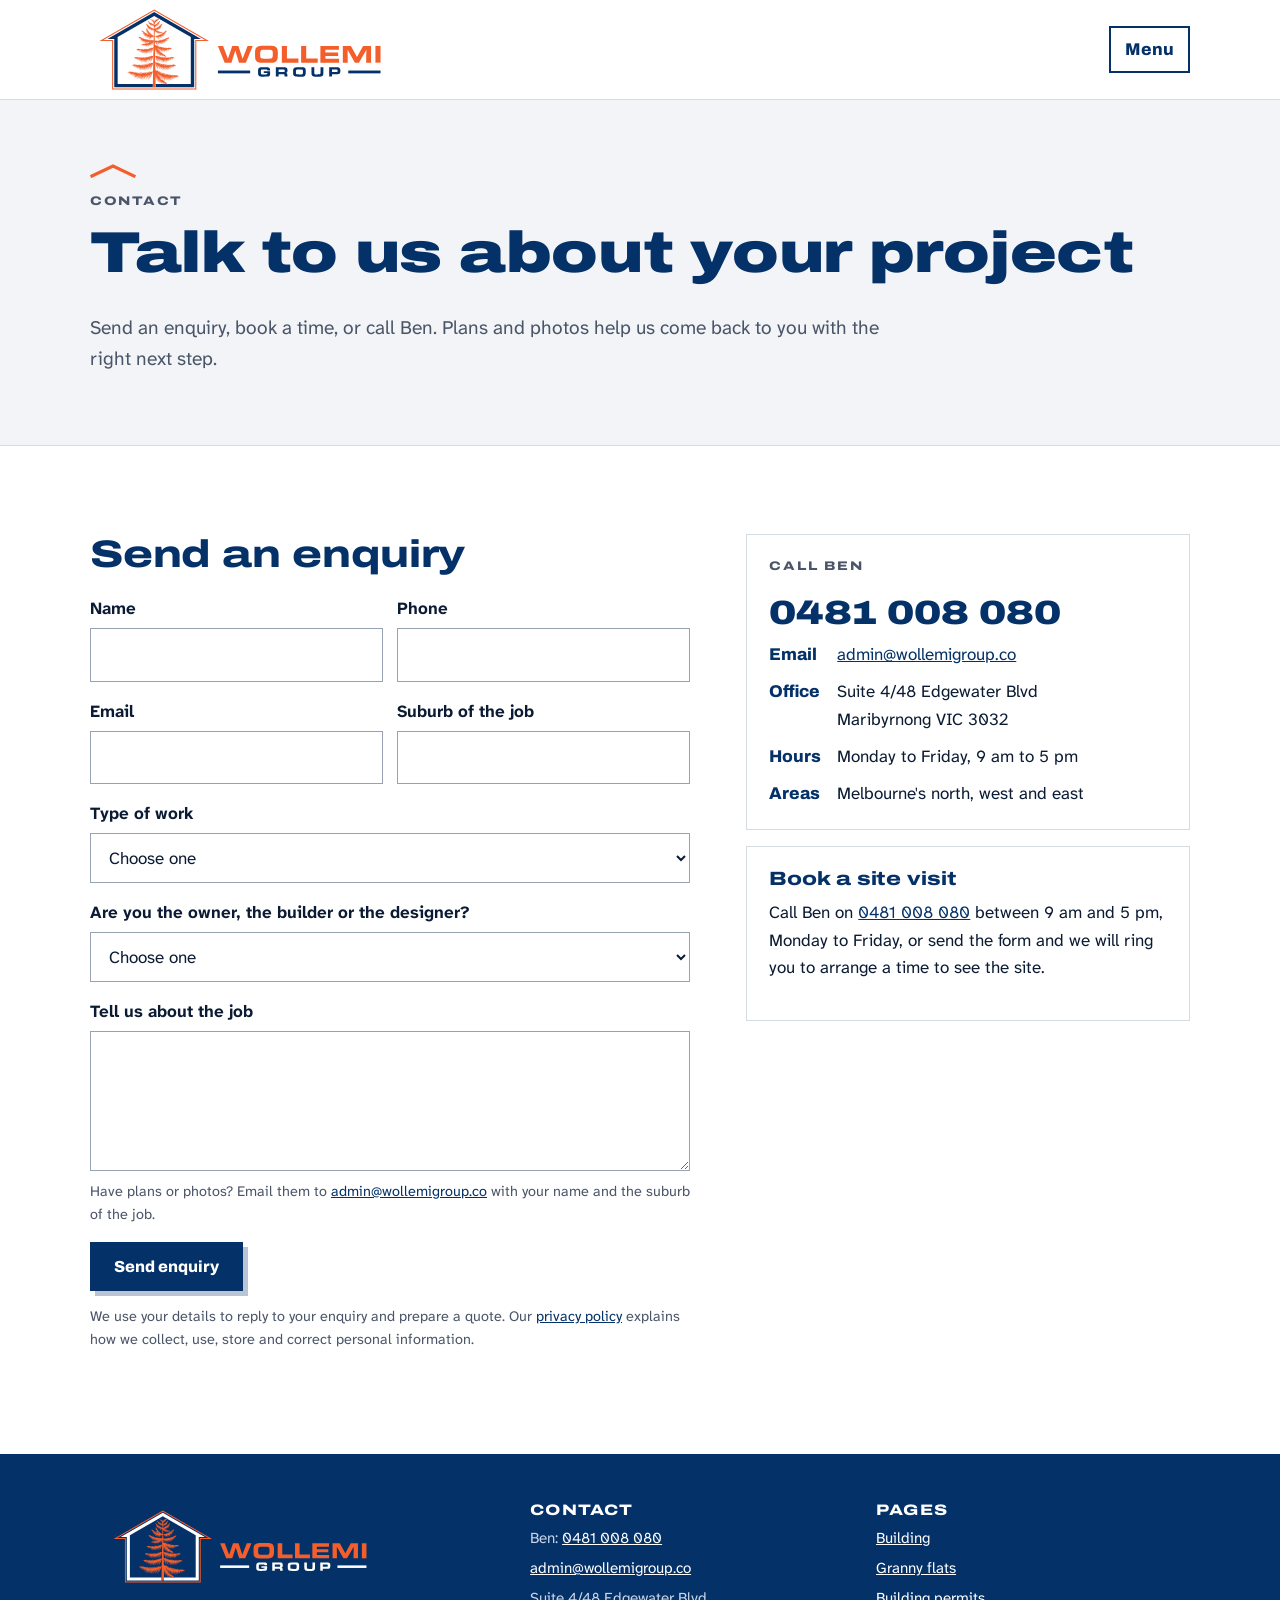
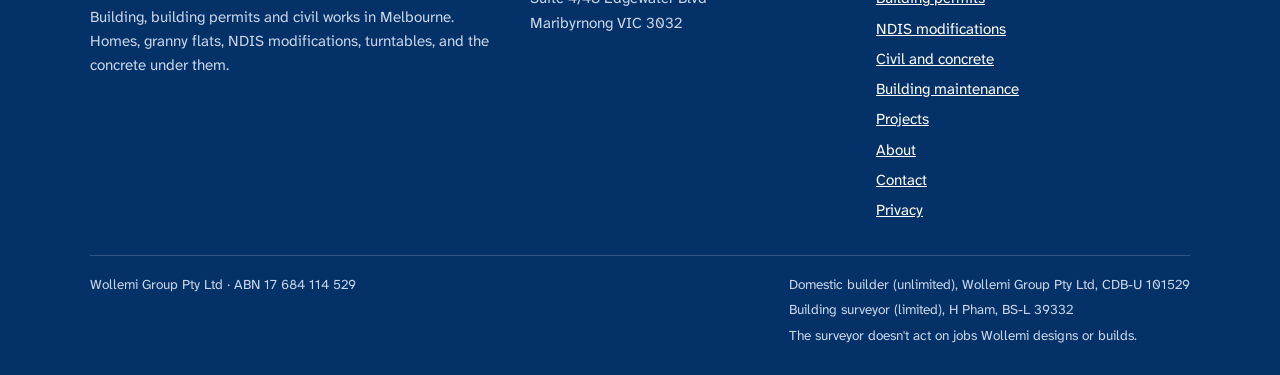
<file: public/contact.html>
<!doctype html>
<html lang="en-AU">
<head>
<meta charset="utf-8">
<meta name="viewport" content="width=device-width, initial-scale=1">
<title>Contact and bookings | Wollemi Group</title>
<meta name="description" content="Book a site visit, call Ben or send an enquiry to Wollemi Group, Maribyrnong, Melbourne.">
<link rel="icon" href="assets/logo/favicon-32.png" sizes="32x32">
<link rel="icon" href="assets/logo/favicon-16.png" sizes="16x16">
<link rel="apple-touch-icon" href="assets/logo/apple-touch-icon.png">
<link rel="preconnect" href="https://fonts.googleapis.com">
<link rel="preconnect" href="https://fonts.gstatic.com" crossorigin>
<link href="https://fonts.googleapis.com/css2?family=Archivo:wdth,wght@100..125,700..900&family=Atkinson+Hyperlegible+Next:wght@400;700&display=swap" rel="stylesheet">
<link rel="stylesheet" href="assets/site.css">
</head>
<body>
<a class="skip" href="#main">Skip to content</a>
<header class="site-head">
  <div class="wrap">
    <a class="brand" href="/" aria-label="Wollemi Group home"><img class="logo-full" src="assets/logo/wollemi-lockup.svg" alt="Wollemi Group" width="300" height="89"><img class="logo-name" src="assets/logo/wollemi-wordmark.svg" alt="Wollemi Group" width="220" height="50"></a>
    <nav class="nav" aria-label="Main"><a href="/building">Building</a><a href="/granny-flats">Granny flats</a><a href="/surveying">Building permits</a><a href="/accessible-homes">NDIS modifications</a><a href="/civil-concrete">Civil and concrete</a><a href="/building-maintenance">Building maintenance</a><a href="/projects">Projects</a><a href="/about">About</a><a class="btn" href="/contact">Book a site visit</a></nav>
    <details class="menu"><summary>Menu</summary><nav class="menu-list" aria-label="Main"><a href="/building">Building</a><a href="/granny-flats">Granny flats</a><a href="/surveying">Building permits</a><a href="/accessible-homes">NDIS modifications</a><a href="/civil-concrete">Civil and concrete</a><a href="/building-maintenance">Building maintenance</a><a href="/projects">Projects</a><a href="/about">About</a><a href="/contact">Book a site visit</a><a href="tel:+61481008080">Call Ben on 0481 008 080</a></nav></details>
  </div>
</header>
<main id="main">

<section class="page-hero"><div class="wrap"><svg class="roof" viewBox="0 0 46 14" aria-hidden="true"><path d="M2 12 L23 2 L44 12"/></svg><p class="eyebrow">Contact</p><h1>Talk to us about your project</h1><p class="lead">Send an enquiry, book a time, or call Ben. Plans and photos help us come back to you with the right next step.</p></div></section>
<section class="band"><div class="wrap contact-grid">
  <div>
    <h2>Send an enquiry</h2>
    <form action="/api/enquiry" method="post">
      <div class="row">
        <div class="field"><label for="name">Name</label><input id="name" name="name" autocomplete="name" required></div>
        <div class="field"><label for="phone">Phone</label><input id="phone" name="phone" type="tel" autocomplete="tel" required></div>
      </div>
      <div class="row">
        <div class="field"><label for="email">Email</label><input id="email" name="email" type="email" autocomplete="email" required></div>
        <div class="field"><label for="suburb">Suburb of the job</label><input id="suburb" name="suburb" autocomplete="address-level2"></div>
      </div>
      <div class="field"><label for="type">Type of work</label>
        <select id="type" name="type" required><option value="">Choose one</option><option>New home</option><option>Granny flat</option><option>Renovation or extension</option><option>NDIS home modification</option><option>Development</option><option>Commercial fit-out</option><option>Building permit or inspection</option><option>Vehicle turntable</option><option>Civil, council or concrete works</option><option>Something else</option></select></div>
      <div class="field"><label for="role">Are you the owner, the builder or the designer?</label>
        <select id="role" name="role"><option value="">Choose one</option><option>Owner</option><option>Builder</option><option>Designer or OT</option><option>Other</option></select></div>
      <div class="field"><label for="message">Tell us about the job</label><textarea id="message" name="message" required></textarea>
        <p class="hint">Have plans or photos? Email them to <a href="mailto:admin@wollemigroup.co">admin@wollemigroup.co</a> with your name and the suburb of the job.</p></div>
      <div class="field" style="position:absolute;left:-9999px" aria-hidden="true"><label for="website">Leave this empty</label><input id="website" name="website" tabindex="-1" autocomplete="off"></div>
      <div class="cf-turnstile" data-sitekey="0x4AAAAAAFgcMMGbJPckkNkw"></div>
      <button class="btn" type="submit">Send enquiry</button>
      <p class="hint" id="form-status" role="status" aria-live="polite"></p>
      <p class="hint" style="margin-top:10px">We use your details to reply to your enquiry and prepare a quote. Our <a href="/privacy">privacy policy</a> explains how we collect, use, store and correct personal information.</p>
    </form>
  </div>
  <aside>
    <div class="details">
      <p class="eyebrow">Call Ben</p>
      <a class="big-phone" href="tel:+61481008080">0481 008 080</a>
      <dl>
        <dt>Email</dt><dd><a href="mailto:admin@wollemigroup.co">admin@wollemigroup.co</a></dd>
        <dt>Office</dt><dd>Suite 4/48 Edgewater Blvd<br>Maribyrnong VIC 3032</dd>
        <dt>Hours</dt><dd>Monday to Friday, 9 am to 5 pm</dd>
        <dt>Areas</dt><dd>Melbourne's north, west and east</dd>
      </dl>
    </div>
    <div class="details" style="margin-top:16px">
      <h3>Book a site visit</h3>
      <p>Call Ben on <a href="tel:+61481008080">0481 008 080</a> between 9 am and 5 pm, Monday to Friday, or send the form and we will ring you to arrange a time to see the site.</p>
    </div>
  </aside>
</div></section>
</main>
<script>
(function () {
  var form = document.querySelector("form[action='/api/enquiry']"); if (!form) return;
  var status = document.getElementById("form-status");
  var btn = form.querySelector("button[type=submit]");
  form.addEventListener("submit", function (e) {
    e.preventDefault();
    var d = {}; new FormData(form).forEach(function (v, k) { d[k] = v; });
    d.token = d["cf-turnstile-response"] || "";
    btn.disabled = true; status.textContent = "Sending...";
    fetch("/api/enquiry", { method: "POST", headers: { "content-type": "application/json" }, body: JSON.stringify(d) })
      .then(function (r) { return r.json().catch(function () { return {}; }).then(function (j) { return { ok: r.ok, j: j }; }); })
      .then(function (x) {
        if (x.ok) { form.reset(); status.textContent = "Thanks, we have your enquiry and will be in touch."; }
        else { btn.disabled = false; status.textContent = "That did not send. Please call or email us instead, or check the details and try again."; }
      })
      .catch(function () { btn.disabled = false; status.textContent = "That did not send. Please call or email us instead."; });
  });
})();
</script><script src="https://challenges.cloudflare.com/turnstile/v0/api.js" async defer></script>
<footer class="site-foot">
  <div class="wrap">
    <div class="cols">
      <div>
        <img src="assets/logo/wollemi-lockup-reversed.svg" alt="Wollemi Group" width="300" height="89">
        <p>Building, building permits and civil works in Melbourne. Homes, granny flats, NDIS modifications, turntables, and the concrete under them.</p>
        
      </div>
      <div>
        <h3>Contact</h3>
        <ul>
          <li>Ben: <a href="tel:+61481008080">0481 008 080</a></li>
          <li><a href="mailto:admin@wollemigroup.co">admin@wollemigroup.co</a></li>
          <li>Suite 4/48 Edgewater Blvd<br>Maribyrnong VIC 3032</li>
        </ul>
      </div>
      <div>
        <h3>Pages</h3>
        <ul><li><a href="/building">Building</a></li><li><a href="/granny-flats">Granny flats</a></li><li><a href="/surveying">Building permits</a></li><li><a href="/accessible-homes">NDIS modifications</a></li><li><a href="/civil-concrete">Civil and concrete</a></li><li><a href="/building-maintenance">Building maintenance</a></li><li><a href="/projects">Projects</a></li><li><a href="/about">About</a></li><li><a href="/contact">Contact</a></li><li><a href="/privacy">Privacy</a></li></ul>
      </div>
    </div>
    <div class="base">
      <span>Wollemi Group Pty Ltd · ABN 17 684 114 529</span>
      <span class="regs"><span>Domestic builder (unlimited), Wollemi Group Pty Ltd, CDB-U 101529</span><span>Building surveyor (limited), H Pham, BS-L 39332</span><span>The surveyor doesn't act on jobs Wollemi designs or builds.</span></span>
    </div>
  </div>
</footer>
<script>
(function () {
  var d = document.documentElement;
  var host = location.hostname;
  var force = new URLSearchParams(location.search).get("motion") === "on" && (host.slice(-10) === ".pages.dev" || host === "localhost" || host === "127.0.0.1");
  var rm = window.matchMedia("(prefers-reduced-motion: reduce)");
  var still = !force && rm.matches;
  if (force) d.classList.add("motion-on");

  // Placeholder social links (href "#") do nothing rather than jump to the top
  [].forEach.call(document.querySelectorAll("a[data-placeholder]"), function (a) { a.addEventListener("click", function (e) { e.preventDefault(); }); });

  var v = document.querySelector(".hero-video"), b = document.querySelector(".hero-pause");
  if (v && b) {
    var set = function (playing) { b.textContent = playing ? "Pause" : "Play"; b.setAttribute("aria-label", (playing ? "Pause" : "Play") + " the background video"); };
    v.addEventListener("play", function () { set(true); });
    v.addEventListener("pause", function () { set(false); });
    set(false);
    if (!still) { var p = v.play(); if (p && p.catch) p.catch(function () {}); }
    b.addEventListener("click", function () { if (v.paused) v.play(); else v.pause(); });
    // Less motion switched on while the page is open: stop the video
    var onRm = function (e) { if (e.matches && !force) v.pause(); };
    if (rm.addEventListener) rm.addEventListener("change", onRm); else if (rm.addListener) rm.addListener(onRm);
  }

  if (still || !("IntersectionObserver" in window)) return;
  var sel = "main section h2, main section .lead, main .path, main .card, main .steps li, main .split > *, main .notice, main .gallery > *, main .ticks li, main .details, main figure";
  var all = [].slice.call(document.querySelectorAll(sel)).filter(function (el) { return !el.closest(".video-hero, .page-hero"); });
  var els = all.filter(function (el) { return !all.some(function (o) { return o !== el && o.contains(el); }); });
  els.forEach(function (el) {
    var sibs = [].slice.call(el.parentElement.children).filter(function (s) { return els.indexOf(s) > -1; });
    el.style.setProperty("--d", Math.min(sibs.indexOf(el), 5) * 90 + "ms");
    el.classList.add("reveal");
  });
  var io = new IntersectionObserver(function (es) {
    es.forEach(function (e) { if (e.isIntersecting) { e.target.classList.add("in"); io.unobserve(e.target); } });
  }, { rootMargin: "0px 0px -8% 0px" });
  els.forEach(function (el) { io.observe(el); });
  // Keyboard users never tab onto something still invisible
  document.addEventListener("focusin", function (e) { var r = e.target.closest && e.target.closest(".reveal"); if (r) r.classList.add("in"); });
})();
</script>
</body>
</html>
</file>
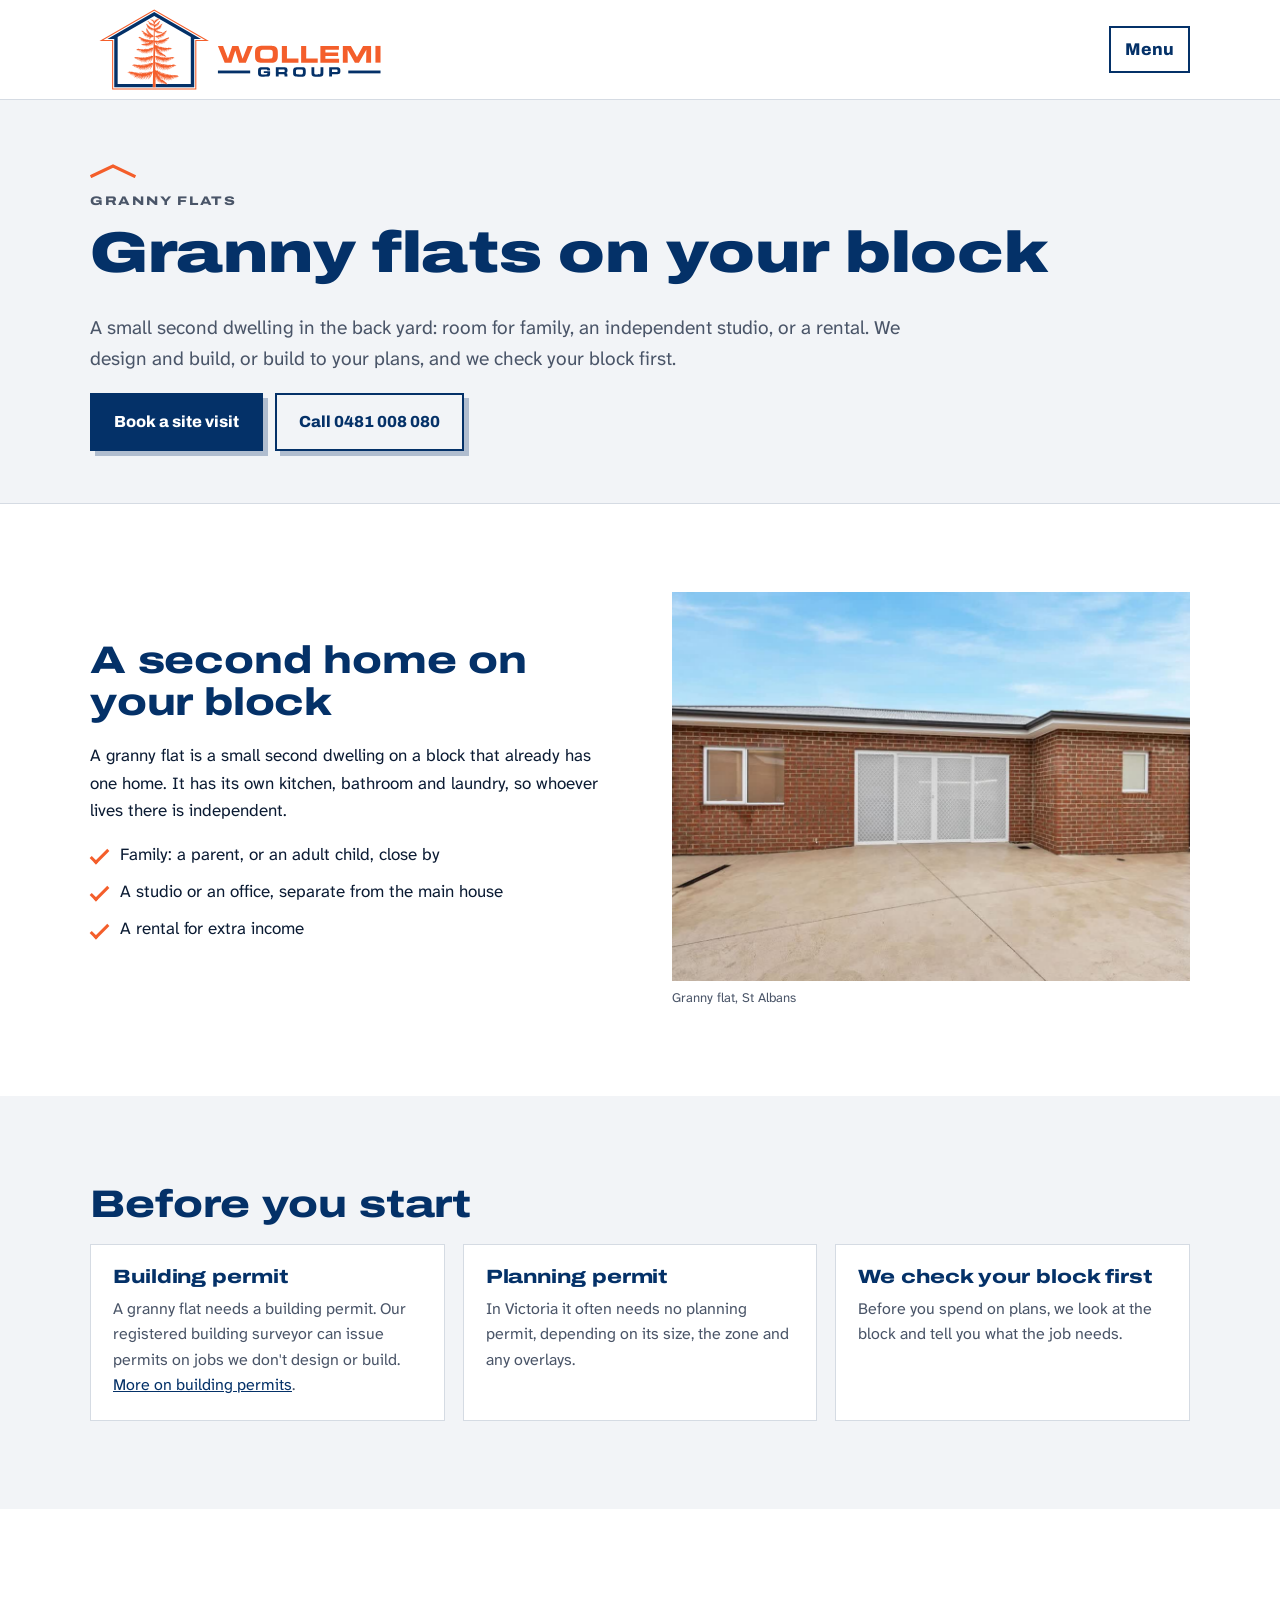
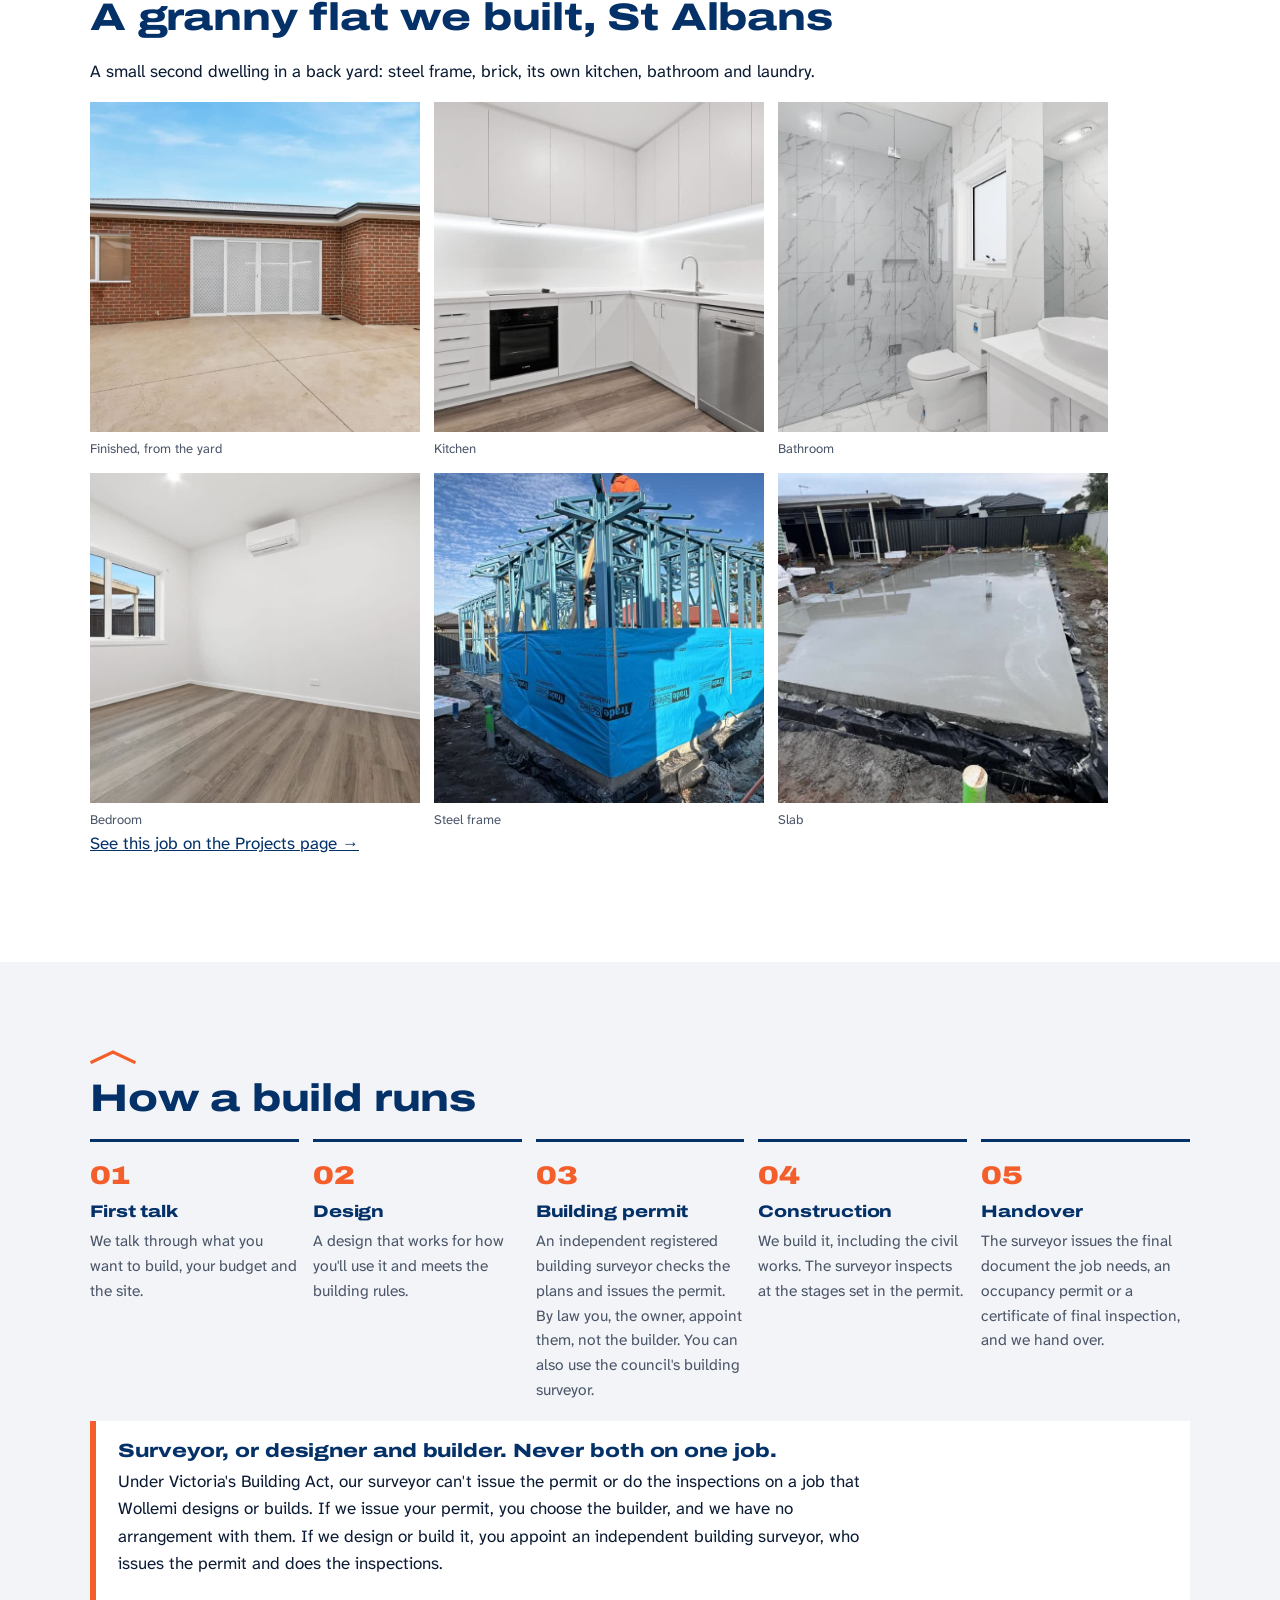
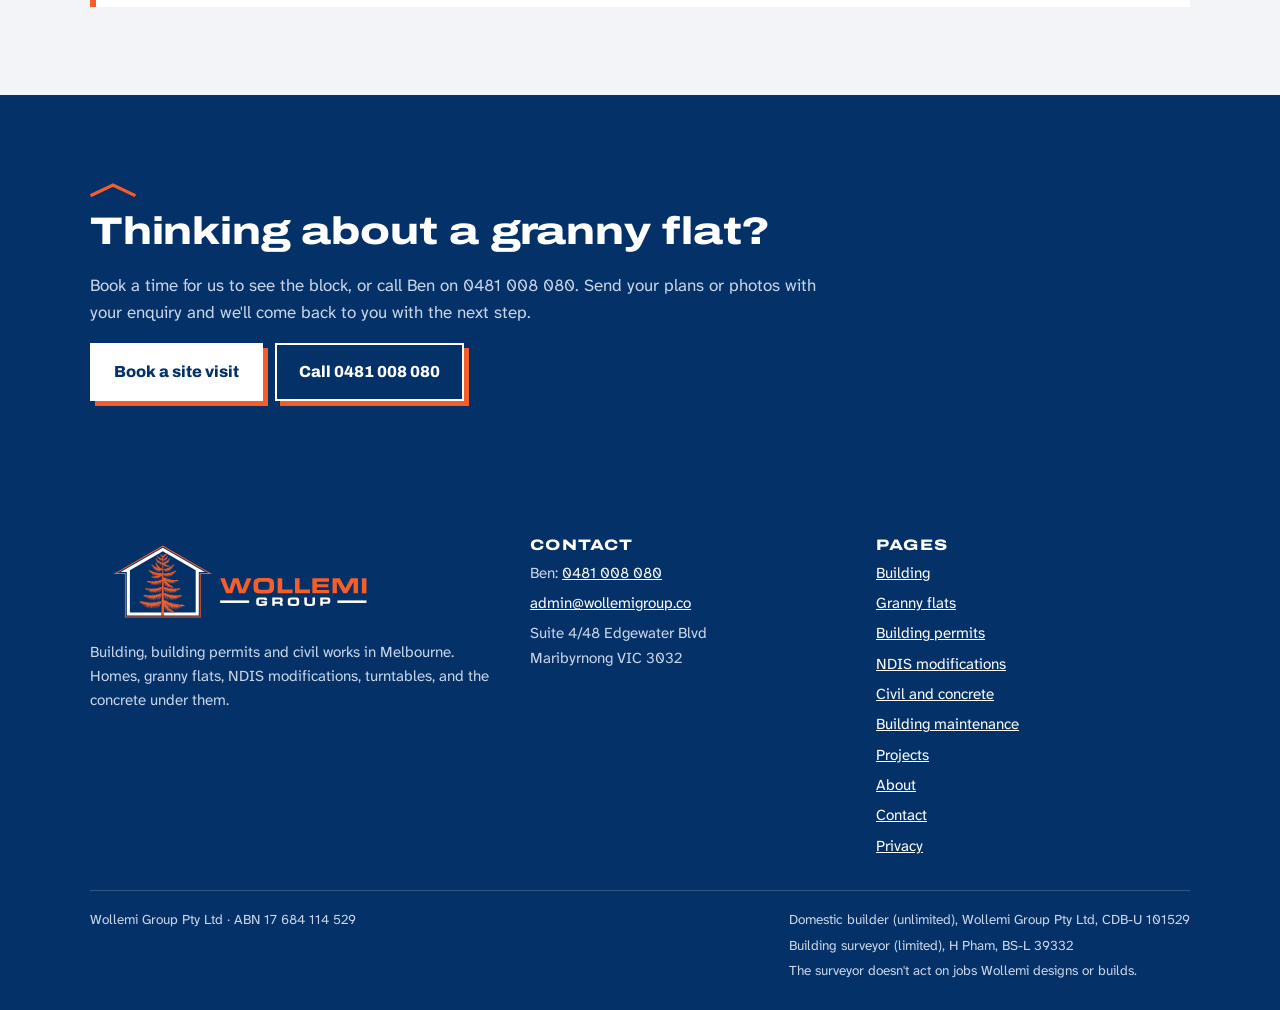
<file: public/granny-flats.html>
<!doctype html>
<html lang="en-AU">
<head>
<meta charset="utf-8">
<meta name="viewport" content="width=device-width, initial-scale=1">
<title>Granny flats | Wollemi Group</title>
<meta name="description" content="Granny flats (small second dwellings) in Melbourne, built by Wollemi Group: steel frame, brick, with their own kitchen, bathroom and laundry. A granny flat we built in St Albans.">
<link rel="icon" href="assets/logo/favicon-32.png" sizes="32x32">
<link rel="icon" href="assets/logo/favicon-16.png" sizes="16x16">
<link rel="apple-touch-icon" href="assets/logo/apple-touch-icon.png">
<link rel="preconnect" href="https://fonts.googleapis.com">
<link rel="preconnect" href="https://fonts.gstatic.com" crossorigin>
<link href="https://fonts.googleapis.com/css2?family=Archivo:wdth,wght@100..125,700..900&family=Atkinson+Hyperlegible+Next:wght@400;700&display=swap" rel="stylesheet">
<link rel="stylesheet" href="assets/site.css">
</head>
<body>
<a class="skip" href="#main">Skip to content</a>
<header class="site-head">
  <div class="wrap">
    <a class="brand" href="/" aria-label="Wollemi Group home"><img class="logo-full" src="assets/logo/wollemi-lockup.svg" alt="Wollemi Group" width="300" height="89"><img class="logo-name" src="assets/logo/wollemi-wordmark.svg" alt="Wollemi Group" width="220" height="50"></a>
    <nav class="nav" aria-label="Main"><a href="/building">Building</a><a href="/granny-flats" aria-current="page">Granny flats</a><a href="/surveying">Building permits</a><a href="/accessible-homes">NDIS modifications</a><a href="/civil-concrete">Civil and concrete</a><a href="/building-maintenance">Building maintenance</a><a href="/projects">Projects</a><a href="/about">About</a><a class="btn" href="/contact">Book a site visit</a></nav>
    <details class="menu"><summary>Menu</summary><nav class="menu-list" aria-label="Main"><a href="/building">Building</a><a href="/granny-flats" aria-current="page">Granny flats</a><a href="/surveying">Building permits</a><a href="/accessible-homes">NDIS modifications</a><a href="/civil-concrete">Civil and concrete</a><a href="/building-maintenance">Building maintenance</a><a href="/projects">Projects</a><a href="/about">About</a><a href="/contact">Book a site visit</a><a href="tel:+61481008080">Call Ben on 0481 008 080</a></nav></details>
  </div>
</header>
<main id="main">

<section class="page-hero"><div class="wrap"><svg class="roof" viewBox="0 0 46 14" aria-hidden="true"><path d="M2 12 L23 2 L44 12"/></svg><p class="eyebrow">Granny flats</p><h1>Granny flats on your block</h1><p class="lead">A small second dwelling in the back yard: room for family, an independent studio, or a rental. We design and build, or build to your plans, and we check your block first.</p><div class="btns"><a class="btn" href="/contact">Book a site visit</a><a class="btn line" href="tel:+61481008080">Call 0481 008 080</a></div></div></section>

<section class="band"><div class="wrap split">
  <div><h2>A second home on your block</h2><p>A granny flat is a small second dwelling on a block that already has one home. It has its own kitchen, bathroom and laundry, so whoever lives there is independent.</p>
  <ul class="ticks"><li>Family: a parent, or an adult child, close by</li><li>A studio or an office, separate from the main house</li><li>A rental for extra income</li></ul></div>
  <figure><img src="assets/img/jobs/granny-flat-exterior.jpg" alt="Single-storey brick granny flat with a sliding door and a new concrete yard" loading="lazy"><figcaption> Granny flat, St Albans</figcaption></figure>
</div></section>

<section class="band panel"><div class="wrap">
  <h2>Before you start</h2>
  <div class="cards">
    <div class="card"><h3>Building permit</h3><p>A granny flat needs a building permit. Our registered building surveyor can issue permits on jobs we don't design or build. <a href="/surveying">More on building permits</a>.</p></div>
    <div class="card"><h3>Planning permit</h3><p>In Victoria it often needs no planning permit, depending on its size, the zone and any overlays.</p></div>
    <div class="card"><h3>We check your block first</h3><p>Before you spend on plans, we look at the block and tell you what the job needs.</p></div>
  </div>
</div></section>

<section class="band"><div class="wrap">
  <h2>A granny flat we built, St Albans</h2>
  <p>A small second dwelling in a back yard: steel frame, brick, its own kitchen, bathroom and laundry.</p>
  <div class="gallery"><figure><img src="assets/img/jobs/granny-flat-exterior.jpg" alt="Single-storey brick granny flat with a sliding door and a new concrete yard" loading="lazy"><figcaption>Finished, from the yard</figcaption></figure><figure><img src="assets/img/jobs/granny-flat-kitchen.jpg" alt="White kitchen with an oven, dishwasher and stone-look benchtop" loading="lazy"><figcaption>Kitchen</figcaption></figure><figure><img src="assets/img/jobs/granny-flat-bathroom.jpg" alt="Marble-look tiled bathroom with a frameless shower and a vanity" loading="lazy"><figcaption>Bathroom</figcaption></figure><figure><img src="assets/img/jobs/granny-flat-bedroom.jpg" alt="Bedroom with timber-look floor, a window and a split system" loading="lazy"><figcaption>Bedroom</figcaption></figure><figure><img src="assets/img/jobs/granny-flat-steel-frame.jpg" alt="Blue steel wall frames and roof trusses on the slab" loading="lazy"><figcaption>Steel frame</figcaption></figure><figure><img src="assets/img/jobs/granny-flat-slab.jpg" alt="Freshly poured concrete slab for the granny flat" loading="lazy"><figcaption>Slab</figcaption></figure></div>
  <p><a href="/projects#granny-flat">See this job on the Projects page &rarr;</a></p>
</div></section>

<section class="band panel"><div class="wrap"><svg class="roof" viewBox="0 0 46 14" aria-hidden="true"><path d="M2 12 L23 2 L44 12"/></svg><h2>How a build runs</h2>
<ol class="steps">
  <li><h3>First talk</h3><p>We talk through what you want to build, your budget and the site.</p></li>
  <li><h3>Design</h3><p>A design that works for how you'll use it and meets the building rules.</p></li>
  <li><h3>Building permit</h3><p>An independent registered building surveyor checks the plans and issues the permit. By law you, the owner, appoint them, not the builder. You can also use the council's building surveyor.</p></li>
  <li><h3>Construction</h3><p>We build it, including the civil works. The surveyor inspects at the stages set in the permit.</p></li>
  <li><h3>Handover</h3><p>The surveyor issues the final document the job needs, an occupancy permit or a certificate of final inspection, and we hand over.</p></li>
</ol>
<div class="notice">
  <h3>Surveyor, or designer and builder. Never both on one job.</h3>
  <p>Under Victoria's Building Act, our surveyor can't issue the permit or do the inspections on a job that Wollemi designs or builds. If we issue your permit, you choose the builder, and we have no arrangement with them. If we design or build it, you appoint an independent building surveyor, who issues the permit and does the inspections.</p>
</div></div></section>

<section class="band navy">
  <div class="wrap">
    <svg class="roof" viewBox="0 0 46 14" aria-hidden="true"><path d="M2 12 L23 2 L44 12"/></svg>
    <h2>Thinking about a granny flat?</h2>
    <p>Book a time for us to see the block, or call Ben on 0481 008 080. Send your plans or photos with your enquiry and we'll come back to you with the next step.</p>
    <div class="btns"><a class="btn light" href="/contact">Book a site visit</a><a class="btn ghost" href="tel:+61481008080">Call 0481 008 080</a></div>
  </div>
</section>
</main>

<footer class="site-foot">
  <div class="wrap">
    <div class="cols">
      <div>
        <img src="assets/logo/wollemi-lockup-reversed.svg" alt="Wollemi Group" width="300" height="89">
        <p>Building, building permits and civil works in Melbourne. Homes, granny flats, NDIS modifications, turntables, and the concrete under them.</p>
        
      </div>
      <div>
        <h3>Contact</h3>
        <ul>
          <li>Ben: <a href="tel:+61481008080">0481 008 080</a></li>
          <li><a href="mailto:admin@wollemigroup.co">admin@wollemigroup.co</a></li>
          <li>Suite 4/48 Edgewater Blvd<br>Maribyrnong VIC 3032</li>
        </ul>
      </div>
      <div>
        <h3>Pages</h3>
        <ul><li><a href="/building">Building</a></li><li><a href="/granny-flats">Granny flats</a></li><li><a href="/surveying">Building permits</a></li><li><a href="/accessible-homes">NDIS modifications</a></li><li><a href="/civil-concrete">Civil and concrete</a></li><li><a href="/building-maintenance">Building maintenance</a></li><li><a href="/projects">Projects</a></li><li><a href="/about">About</a></li><li><a href="/contact">Contact</a></li><li><a href="/privacy">Privacy</a></li></ul>
      </div>
    </div>
    <div class="base">
      <span>Wollemi Group Pty Ltd · ABN 17 684 114 529</span>
      <span class="regs"><span>Domestic builder (unlimited), Wollemi Group Pty Ltd, CDB-U 101529</span><span>Building surveyor (limited), H Pham, BS-L 39332</span><span>The surveyor doesn't act on jobs Wollemi designs or builds.</span></span>
    </div>
  </div>
</footer>
<script>
(function () {
  var d = document.documentElement;
  var host = location.hostname;
  var force = new URLSearchParams(location.search).get("motion") === "on" && (host.slice(-10) === ".pages.dev" || host === "localhost" || host === "127.0.0.1");
  var rm = window.matchMedia("(prefers-reduced-motion: reduce)");
  var still = !force && rm.matches;
  if (force) d.classList.add("motion-on");

  // Placeholder social links (href "#") do nothing rather than jump to the top
  [].forEach.call(document.querySelectorAll("a[data-placeholder]"), function (a) { a.addEventListener("click", function (e) { e.preventDefault(); }); });

  var v = document.querySelector(".hero-video"), b = document.querySelector(".hero-pause");
  if (v && b) {
    var set = function (playing) { b.textContent = playing ? "Pause" : "Play"; b.setAttribute("aria-label", (playing ? "Pause" : "Play") + " the background video"); };
    v.addEventListener("play", function () { set(true); });
    v.addEventListener("pause", function () { set(false); });
    set(false);
    if (!still) { var p = v.play(); if (p && p.catch) p.catch(function () {}); }
    b.addEventListener("click", function () { if (v.paused) v.play(); else v.pause(); });
    // Less motion switched on while the page is open: stop the video
    var onRm = function (e) { if (e.matches && !force) v.pause(); };
    if (rm.addEventListener) rm.addEventListener("change", onRm); else if (rm.addListener) rm.addListener(onRm);
  }

  if (still || !("IntersectionObserver" in window)) return;
  var sel = "main section h2, main section .lead, main .path, main .card, main .steps li, main .split > *, main .notice, main .gallery > *, main .ticks li, main .details, main figure";
  var all = [].slice.call(document.querySelectorAll(sel)).filter(function (el) { return !el.closest(".video-hero, .page-hero"); });
  var els = all.filter(function (el) { return !all.some(function (o) { return o !== el && o.contains(el); }); });
  els.forEach(function (el) {
    var sibs = [].slice.call(el.parentElement.children).filter(function (s) { return els.indexOf(s) > -1; });
    el.style.setProperty("--d", Math.min(sibs.indexOf(el), 5) * 90 + "ms");
    el.classList.add("reveal");
  });
  var io = new IntersectionObserver(function (es) {
    es.forEach(function (e) { if (e.isIntersecting) { e.target.classList.add("in"); io.unobserve(e.target); } });
  }, { rootMargin: "0px 0px -8% 0px" });
  els.forEach(function (el) { io.observe(el); });
  // Keyboard users never tab onto something still invisible
  document.addEventListener("focusin", function (e) { var r = e.target.closest && e.target.closest(".reveal"); if (r) r.classList.add("in"); });
})();
</script>
</body>
</html>
</file>
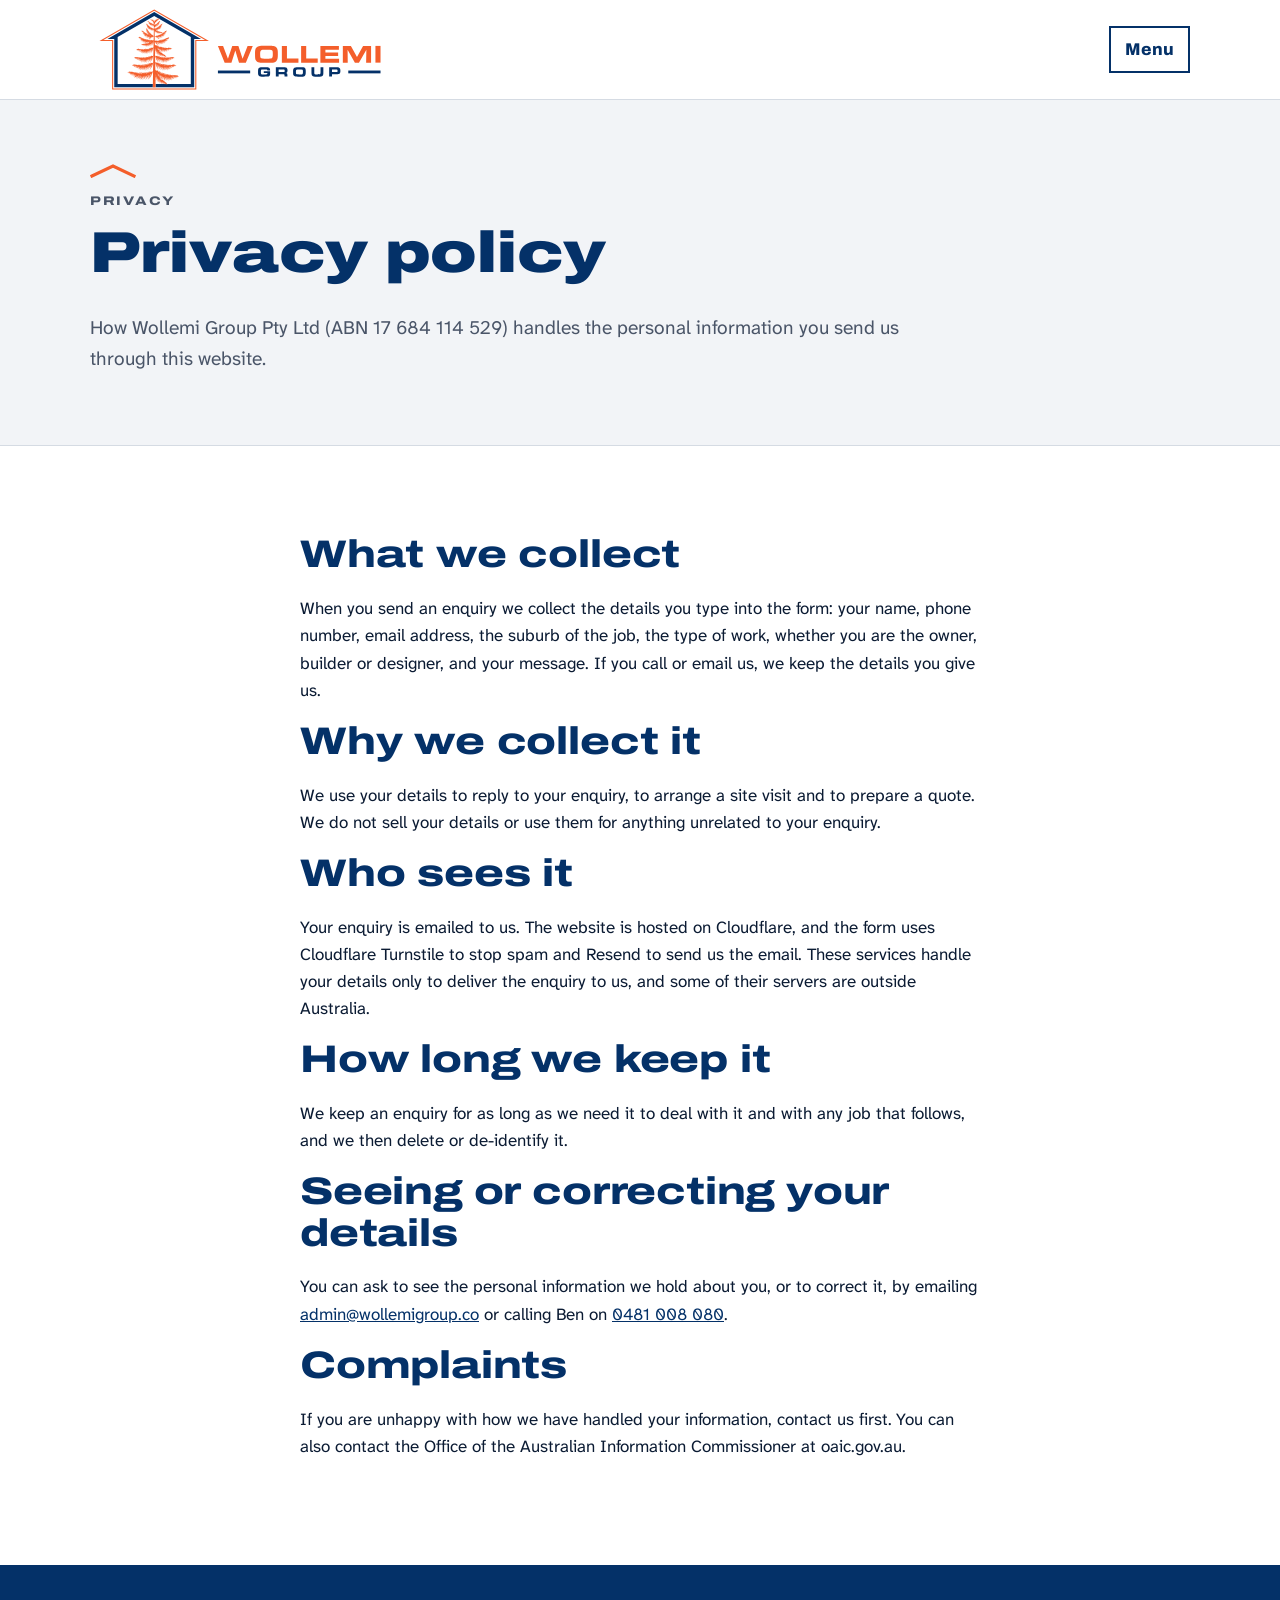
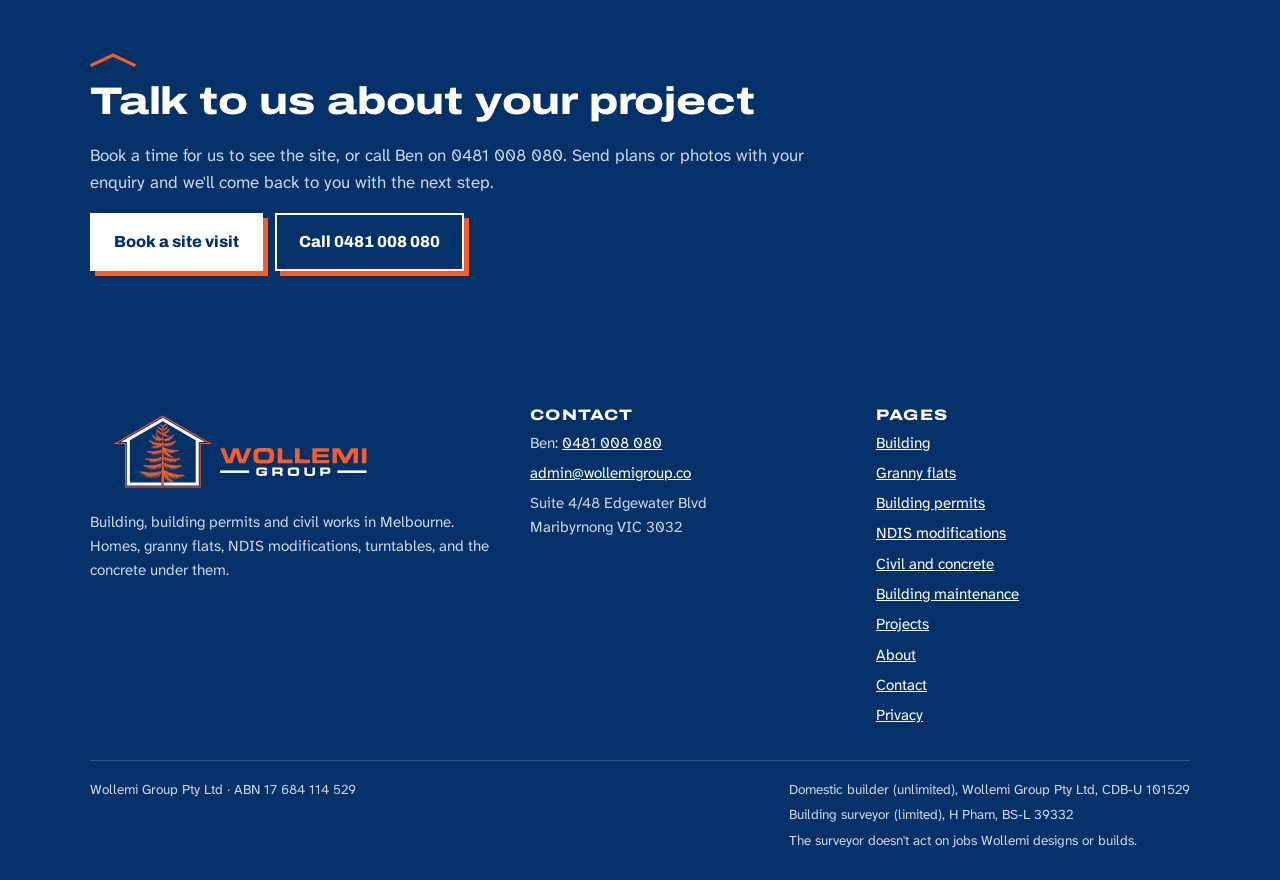
<file: public/privacy.html>
<!doctype html>
<html lang="en-AU">
<head>
<meta charset="utf-8">
<meta name="viewport" content="width=device-width, initial-scale=1">
<title>Privacy policy | Wollemi Group</title>
<meta name="description" content="How Wollemi Group collects, uses, stores and corrects personal information from enquiries made through this website.">
<link rel="icon" href="assets/logo/favicon-32.png" sizes="32x32">
<link rel="icon" href="assets/logo/favicon-16.png" sizes="16x16">
<link rel="apple-touch-icon" href="assets/logo/apple-touch-icon.png">
<link rel="preconnect" href="https://fonts.googleapis.com">
<link rel="preconnect" href="https://fonts.gstatic.com" crossorigin>
<link href="https://fonts.googleapis.com/css2?family=Archivo:wdth,wght@100..125,700..900&family=Atkinson+Hyperlegible+Next:wght@400;700&display=swap" rel="stylesheet">
<link rel="stylesheet" href="assets/site.css">
</head>
<body>
<a class="skip" href="#main">Skip to content</a>
<header class="site-head">
  <div class="wrap">
    <a class="brand" href="/" aria-label="Wollemi Group home"><img class="logo-full" src="assets/logo/wollemi-lockup.svg" alt="Wollemi Group" width="300" height="89"><img class="logo-name" src="assets/logo/wollemi-wordmark.svg" alt="Wollemi Group" width="220" height="50"></a>
    <nav class="nav" aria-label="Main"><a href="/building">Building</a><a href="/granny-flats">Granny flats</a><a href="/surveying">Building permits</a><a href="/accessible-homes">NDIS modifications</a><a href="/civil-concrete">Civil and concrete</a><a href="/building-maintenance">Building maintenance</a><a href="/projects">Projects</a><a href="/about">About</a><a class="btn" href="/contact">Book a site visit</a></nav>
    <details class="menu"><summary>Menu</summary><nav class="menu-list" aria-label="Main"><a href="/building">Building</a><a href="/granny-flats">Granny flats</a><a href="/surveying">Building permits</a><a href="/accessible-homes">NDIS modifications</a><a href="/civil-concrete">Civil and concrete</a><a href="/building-maintenance">Building maintenance</a><a href="/projects">Projects</a><a href="/about">About</a><a href="/contact">Book a site visit</a><a href="tel:+61481008080">Call Ben on 0481 008 080</a></nav></details>
  </div>
</header>
<main id="main">

<section class="page-hero"><div class="wrap"><svg class="roof" viewBox="0 0 46 14" aria-hidden="true"><path d="M2 12 L23 2 L44 12"/></svg><p class="eyebrow">Privacy</p><h1>Privacy policy</h1><p class="lead">How Wollemi Group Pty Ltd (ABN 17 684 114 529) handles the personal information you send us through this website.</p></div></section>
<section class="band"><div class="wrap" style="max-width:760px">
  <h2>What we collect</h2>
  <p>When you send an enquiry we collect the details you type into the form: your name, phone number, email address, the suburb of the job, the type of work, whether you are the owner, builder or designer, and your message. If you call or email us, we keep the details you give us.</p>
  <h2>Why we collect it</h2>
  <p>We use your details to reply to your enquiry, to arrange a site visit and to prepare a quote. We do not sell your details or use them for anything unrelated to your enquiry.</p>
  <h2>Who sees it</h2>
  <p>Your enquiry is emailed to us. The website is hosted on Cloudflare, and the form uses Cloudflare Turnstile to stop spam and Resend to send us the email. These services handle your details only to deliver the enquiry to us, and some of their servers are outside Australia.</p>
  <h2>How long we keep it</h2>
  <p>We keep an enquiry for as long as we need it to deal with it and with any job that follows, and we then delete or de-identify it.</p>
  <h2>Seeing or correcting your details</h2>
  <p>You can ask to see the personal information we hold about you, or to correct it, by emailing <a href="mailto:admin@wollemigroup.co">admin@wollemigroup.co</a> or calling Ben on <a href="tel:+61481008080">0481 008 080</a>.</p>
  <h2>Complaints</h2>
  <p>If you are unhappy with how we have handled your information, contact us first. You can also contact the Office of the Australian Information Commissioner at oaic.gov.au.</p>
</div></section>
<section class="band navy">
  <div class="wrap">
    <svg class="roof" viewBox="0 0 46 14" aria-hidden="true"><path d="M2 12 L23 2 L44 12"/></svg>
    <h2>Talk to us about your project</h2>
    <p>Book a time for us to see the site, or call Ben on 0481 008 080. Send plans or photos with your enquiry and we'll come back to you with the next step.</p>
    <div class="btns"><a class="btn light" href="/contact">Book a site visit</a><a class="btn ghost" href="tel:+61481008080">Call 0481 008 080</a></div>
  </div>
</section>
</main>

<footer class="site-foot">
  <div class="wrap">
    <div class="cols">
      <div>
        <img src="assets/logo/wollemi-lockup-reversed.svg" alt="Wollemi Group" width="300" height="89">
        <p>Building, building permits and civil works in Melbourne. Homes, granny flats, NDIS modifications, turntables, and the concrete under them.</p>
        
      </div>
      <div>
        <h3>Contact</h3>
        <ul>
          <li>Ben: <a href="tel:+61481008080">0481 008 080</a></li>
          <li><a href="mailto:admin@wollemigroup.co">admin@wollemigroup.co</a></li>
          <li>Suite 4/48 Edgewater Blvd<br>Maribyrnong VIC 3032</li>
        </ul>
      </div>
      <div>
        <h3>Pages</h3>
        <ul><li><a href="/building">Building</a></li><li><a href="/granny-flats">Granny flats</a></li><li><a href="/surveying">Building permits</a></li><li><a href="/accessible-homes">NDIS modifications</a></li><li><a href="/civil-concrete">Civil and concrete</a></li><li><a href="/building-maintenance">Building maintenance</a></li><li><a href="/projects">Projects</a></li><li><a href="/about">About</a></li><li><a href="/contact">Contact</a></li><li><a href="/privacy">Privacy</a></li></ul>
      </div>
    </div>
    <div class="base">
      <span>Wollemi Group Pty Ltd · ABN 17 684 114 529</span>
      <span class="regs"><span>Domestic builder (unlimited), Wollemi Group Pty Ltd, CDB-U 101529</span><span>Building surveyor (limited), H Pham, BS-L 39332</span><span>The surveyor doesn't act on jobs Wollemi designs or builds.</span></span>
    </div>
  </div>
</footer>
<script>
(function () {
  var d = document.documentElement;
  var host = location.hostname;
  var force = new URLSearchParams(location.search).get("motion") === "on" && (host.slice(-10) === ".pages.dev" || host === "localhost" || host === "127.0.0.1");
  var rm = window.matchMedia("(prefers-reduced-motion: reduce)");
  var still = !force && rm.matches;
  if (force) d.classList.add("motion-on");

  // Placeholder social links (href "#") do nothing rather than jump to the top
  [].forEach.call(document.querySelectorAll("a[data-placeholder]"), function (a) { a.addEventListener("click", function (e) { e.preventDefault(); }); });

  var v = document.querySelector(".hero-video"), b = document.querySelector(".hero-pause");
  if (v && b) {
    var set = function (playing) { b.textContent = playing ? "Pause" : "Play"; b.setAttribute("aria-label", (playing ? "Pause" : "Play") + " the background video"); };
    v.addEventListener("play", function () { set(true); });
    v.addEventListener("pause", function () { set(false); });
    set(false);
    if (!still) { var p = v.play(); if (p && p.catch) p.catch(function () {}); }
    b.addEventListener("click", function () { if (v.paused) v.play(); else v.pause(); });
    // Less motion switched on while the page is open: stop the video
    var onRm = function (e) { if (e.matches && !force) v.pause(); };
    if (rm.addEventListener) rm.addEventListener("change", onRm); else if (rm.addListener) rm.addListener(onRm);
  }

  if (still || !("IntersectionObserver" in window)) return;
  var sel = "main section h2, main section .lead, main .path, main .card, main .steps li, main .split > *, main .notice, main .gallery > *, main .ticks li, main .details, main figure";
  var all = [].slice.call(document.querySelectorAll(sel)).filter(function (el) { return !el.closest(".video-hero, .page-hero"); });
  var els = all.filter(function (el) { return !all.some(function (o) { return o !== el && o.contains(el); }); });
  els.forEach(function (el) {
    var sibs = [].slice.call(el.parentElement.children).filter(function (s) { return els.indexOf(s) > -1; });
    el.style.setProperty("--d", Math.min(sibs.indexOf(el), 5) * 90 + "ms");
    el.classList.add("reveal");
  });
  var io = new IntersectionObserver(function (es) {
    es.forEach(function (e) { if (e.isIntersecting) { e.target.classList.add("in"); io.unobserve(e.target); } });
  }, { rootMargin: "0px 0px -8% 0px" });
  els.forEach(function (el) { io.observe(el); });
  // Keyboard users never tab onto something still invisible
  document.addEventListener("focusin", function (e) { var r = e.target.closest && e.target.closest(".reveal"); if (r) r.classList.add("in"); });
})();
</script>
</body>
</html>
</file>
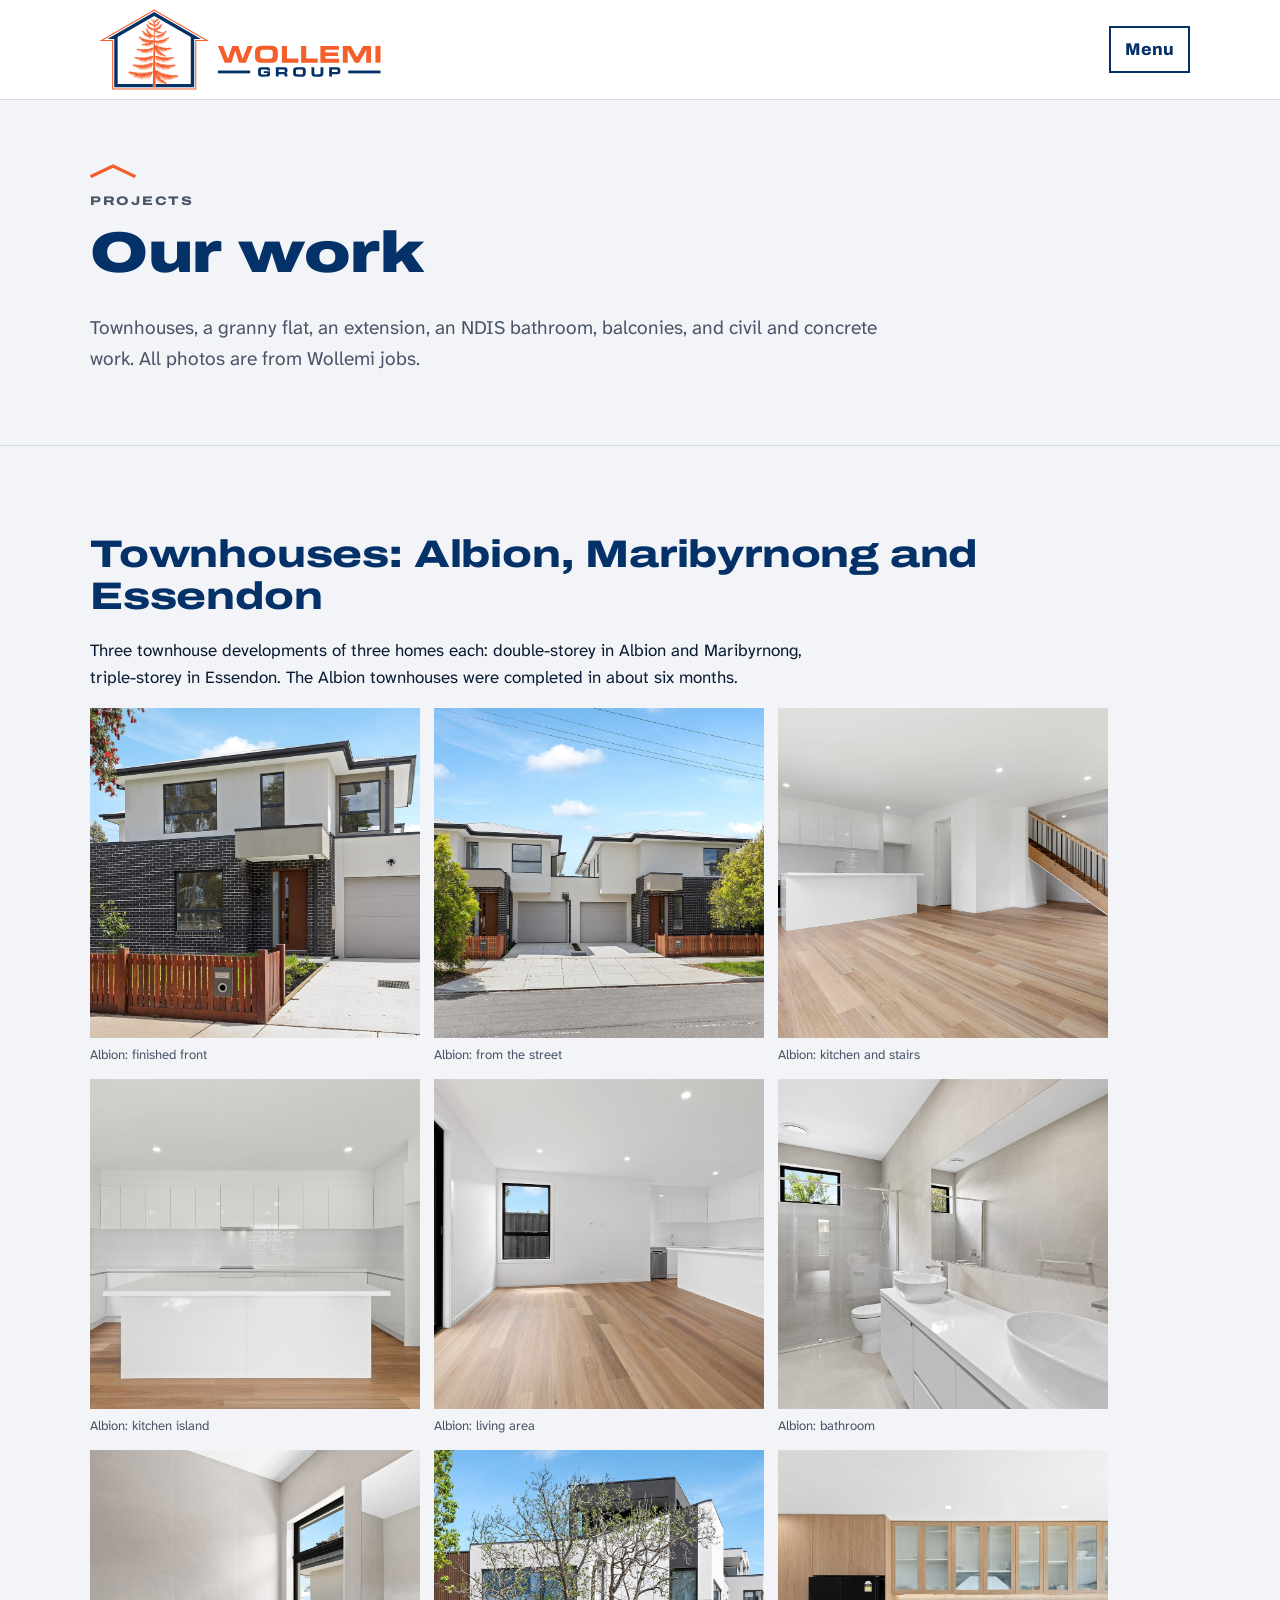
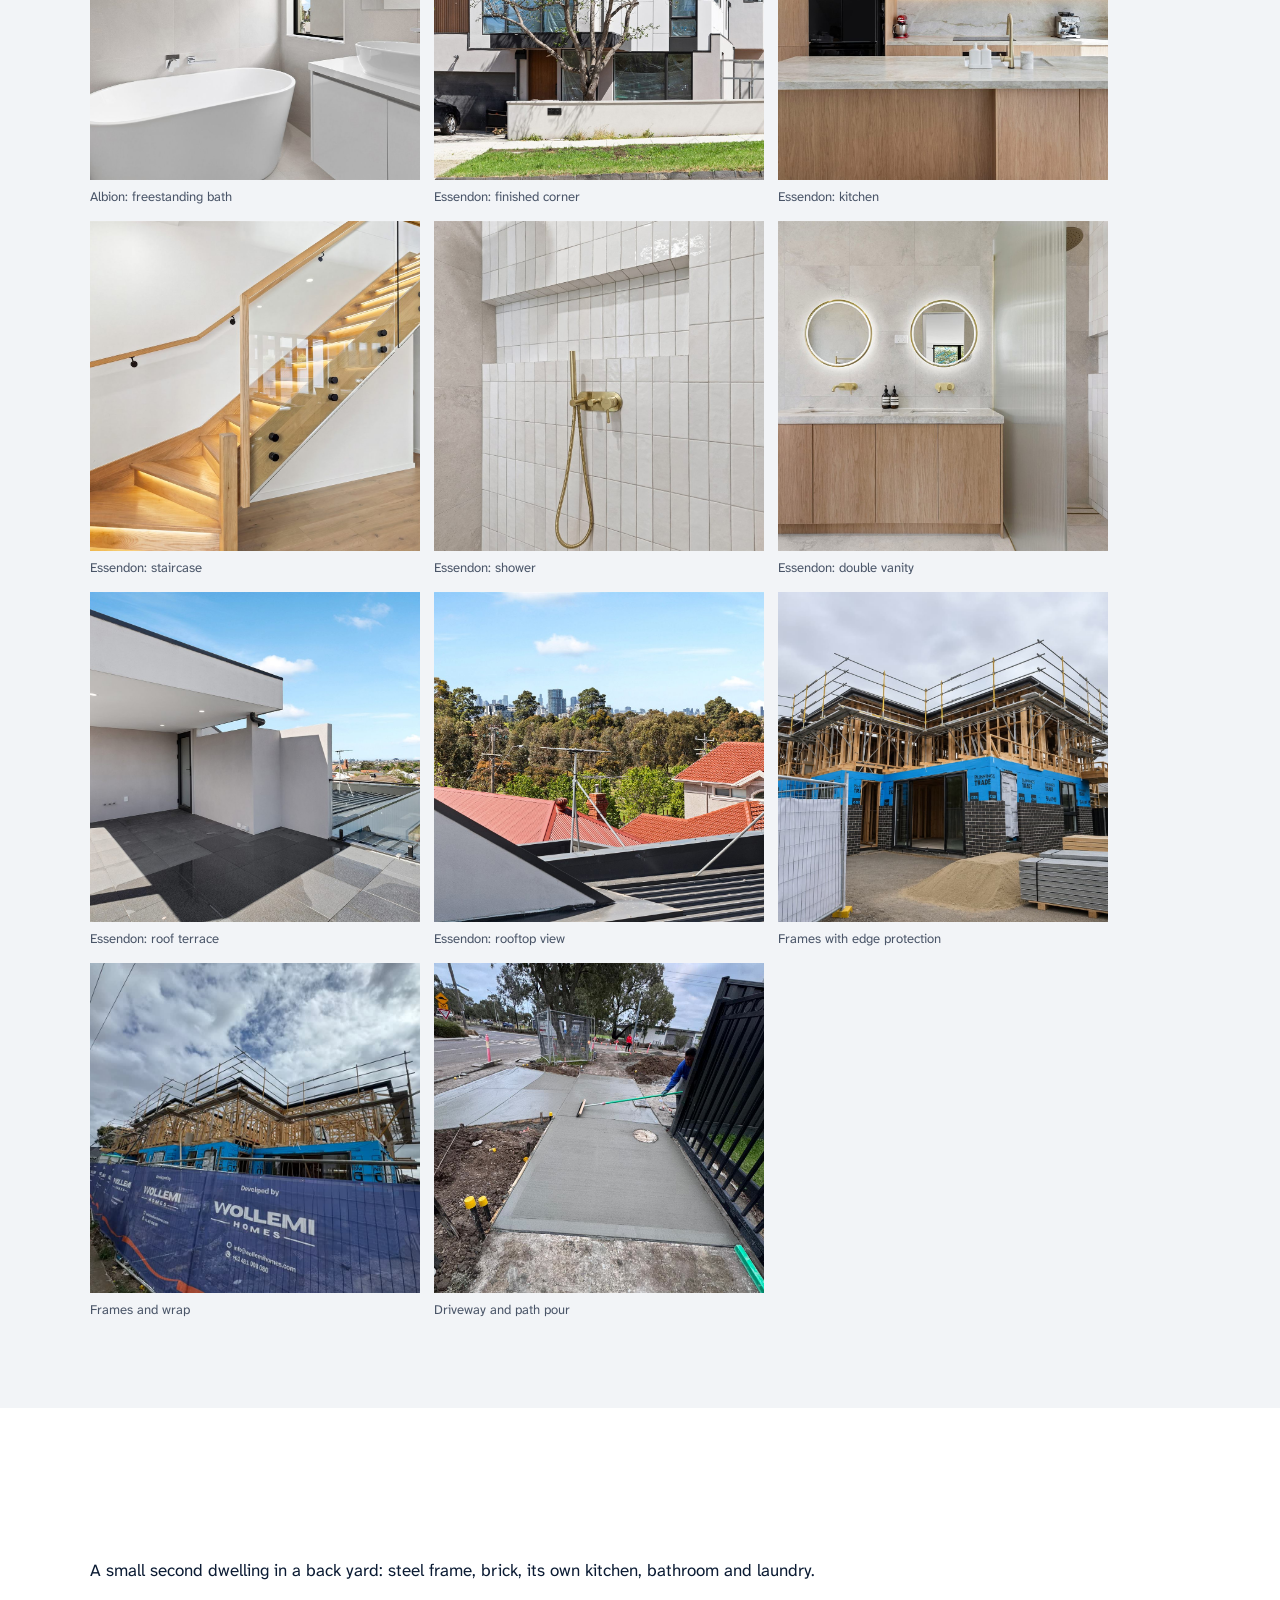
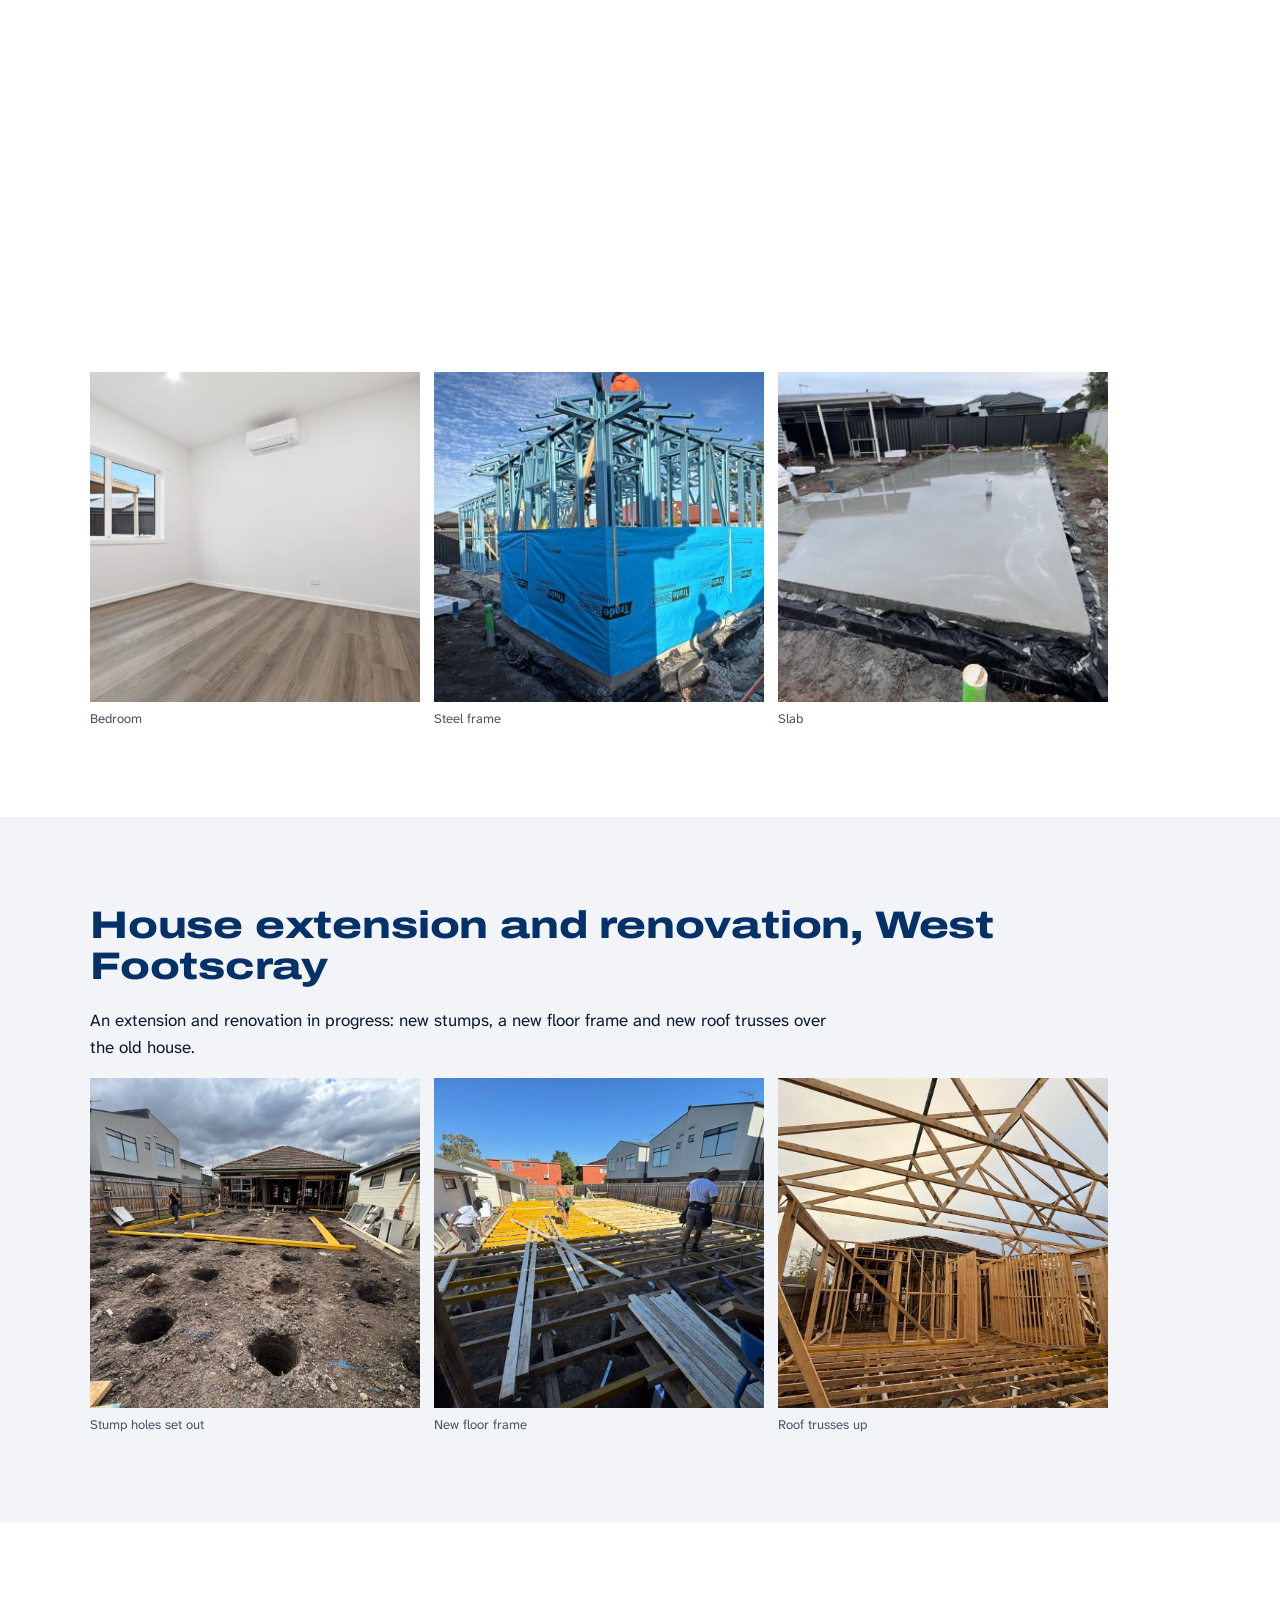
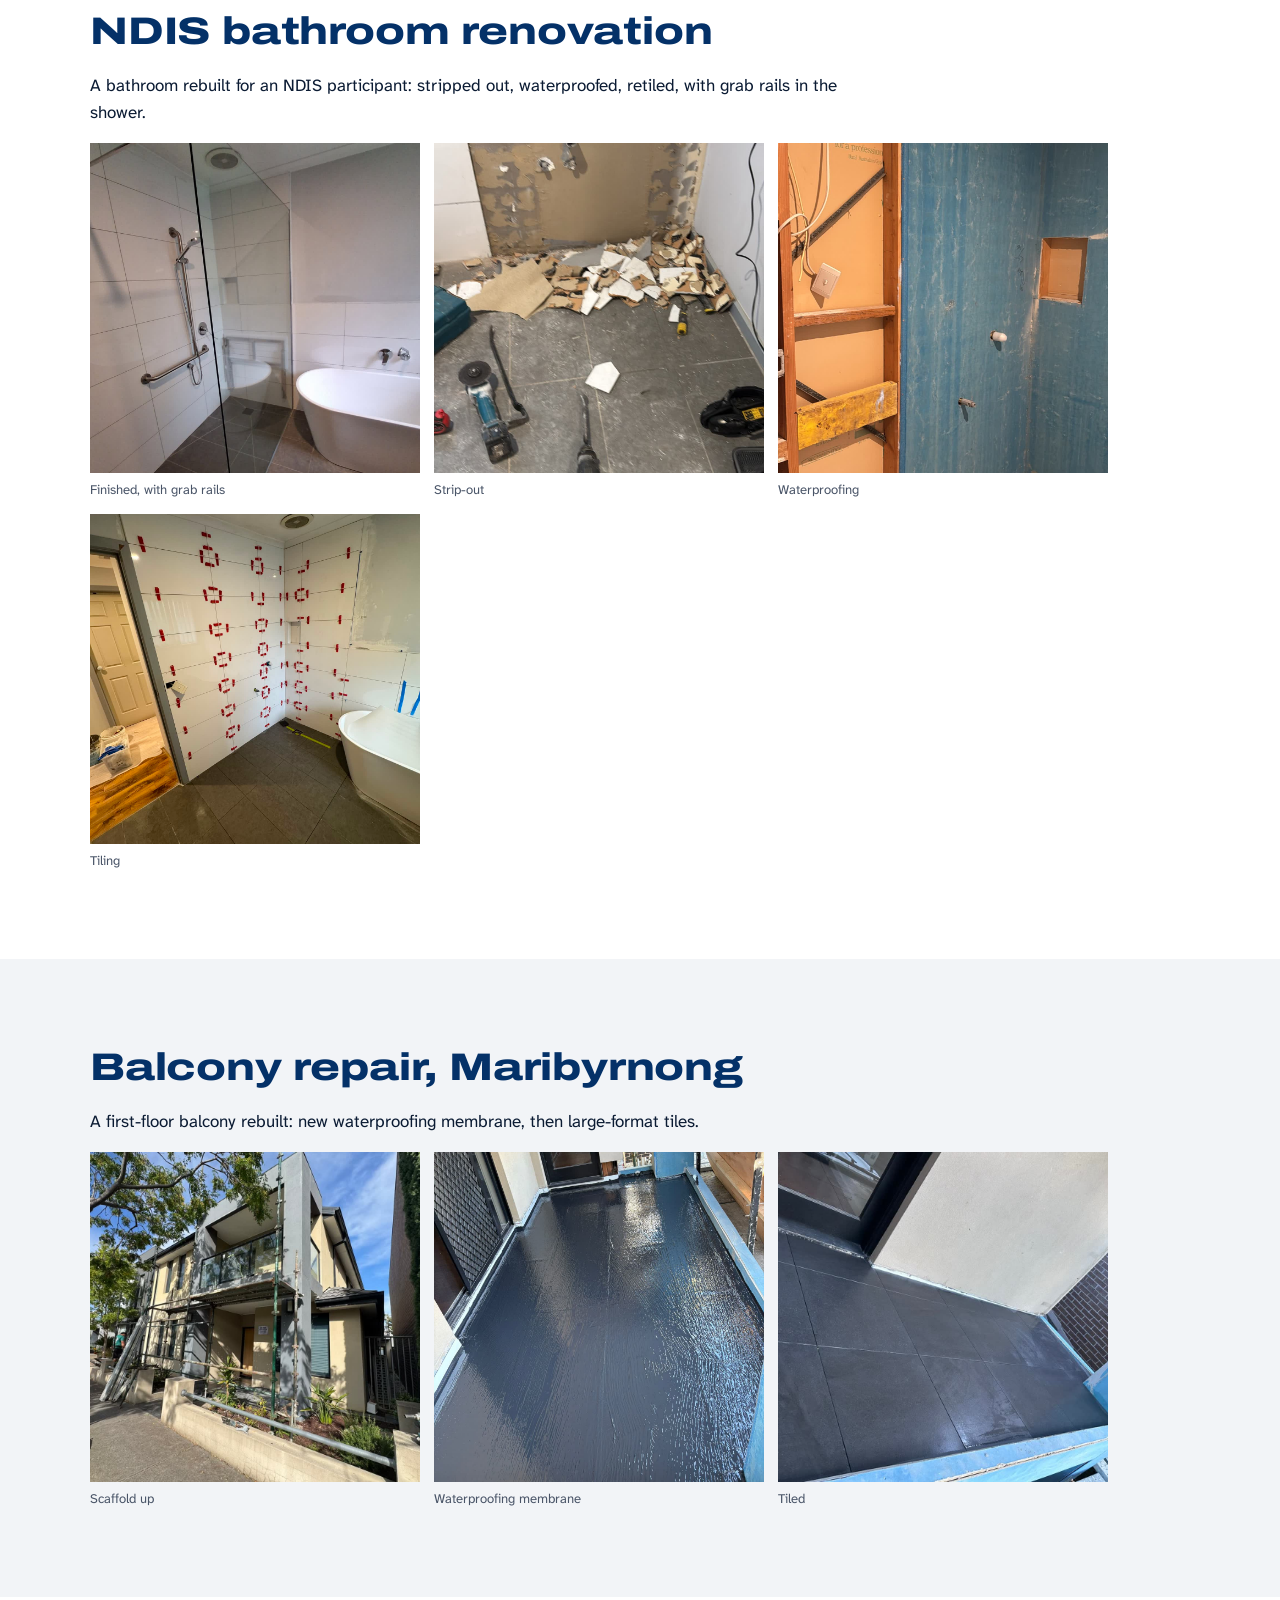
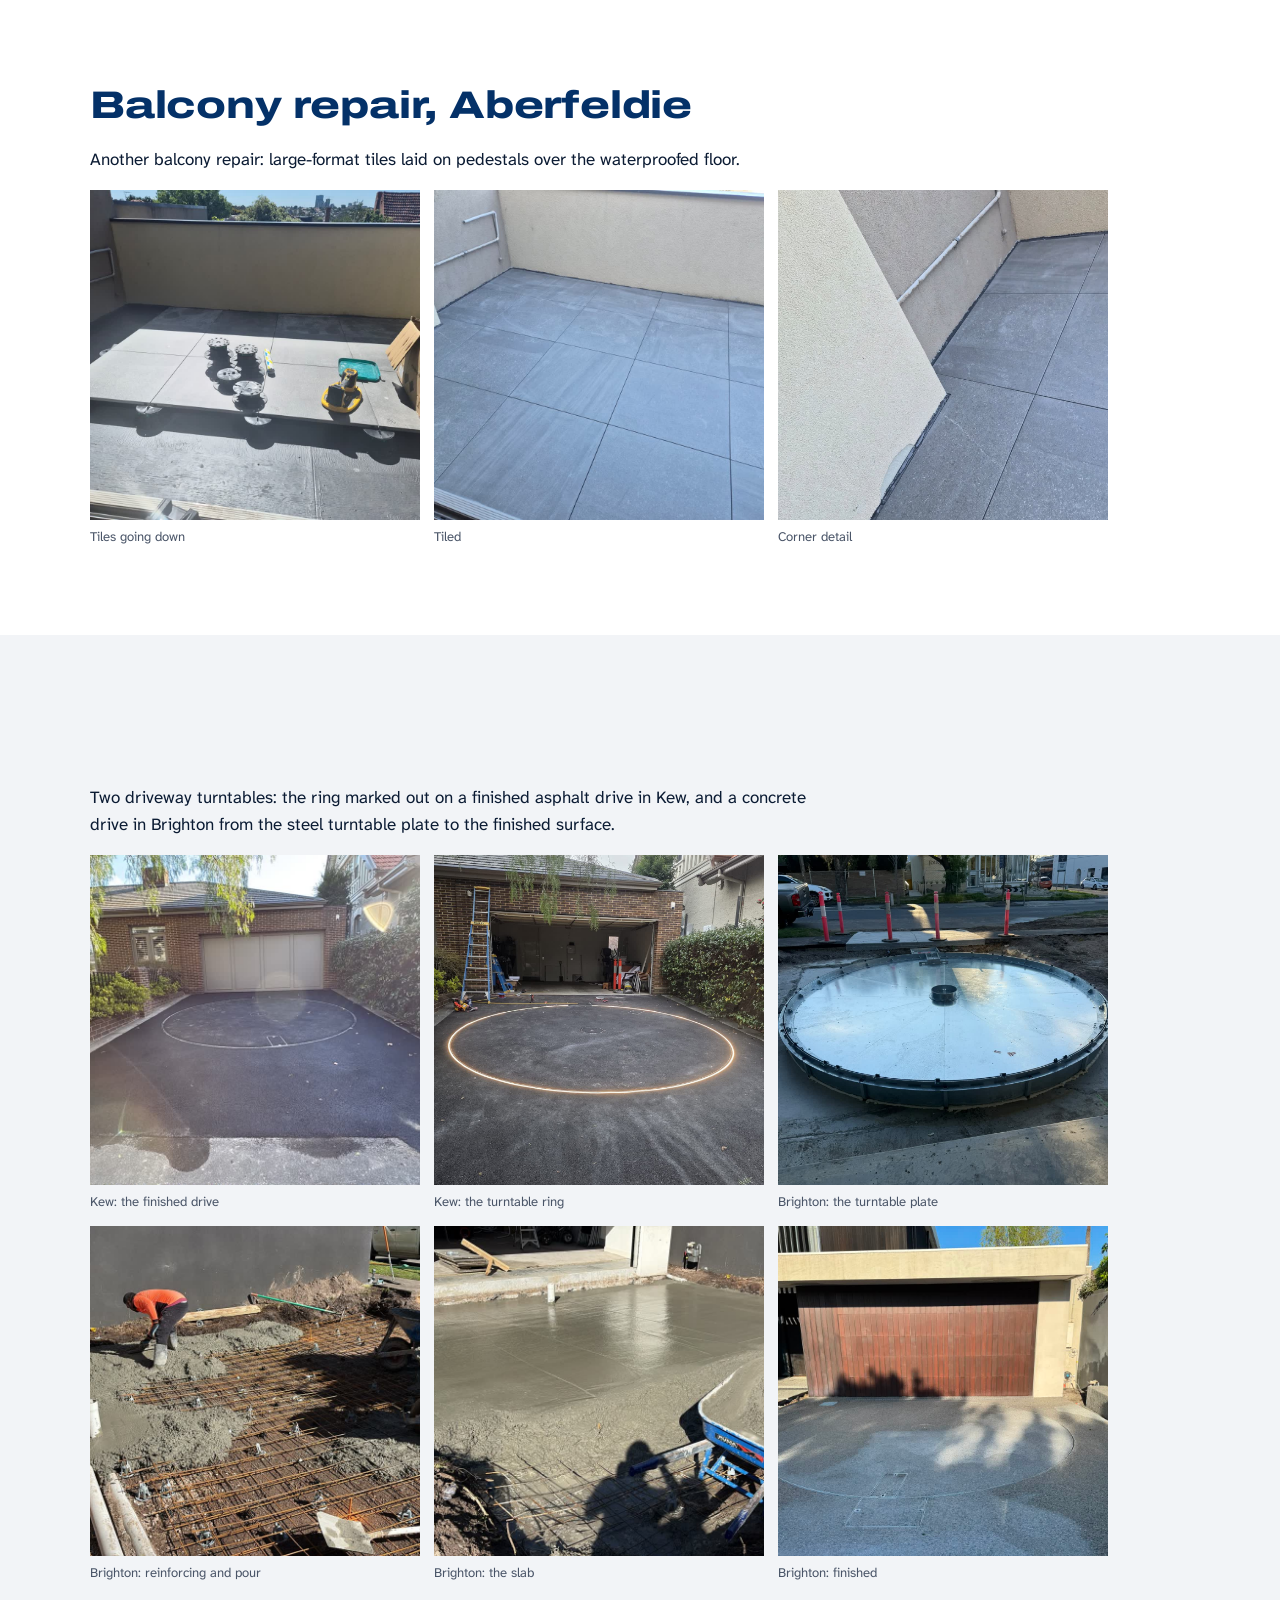
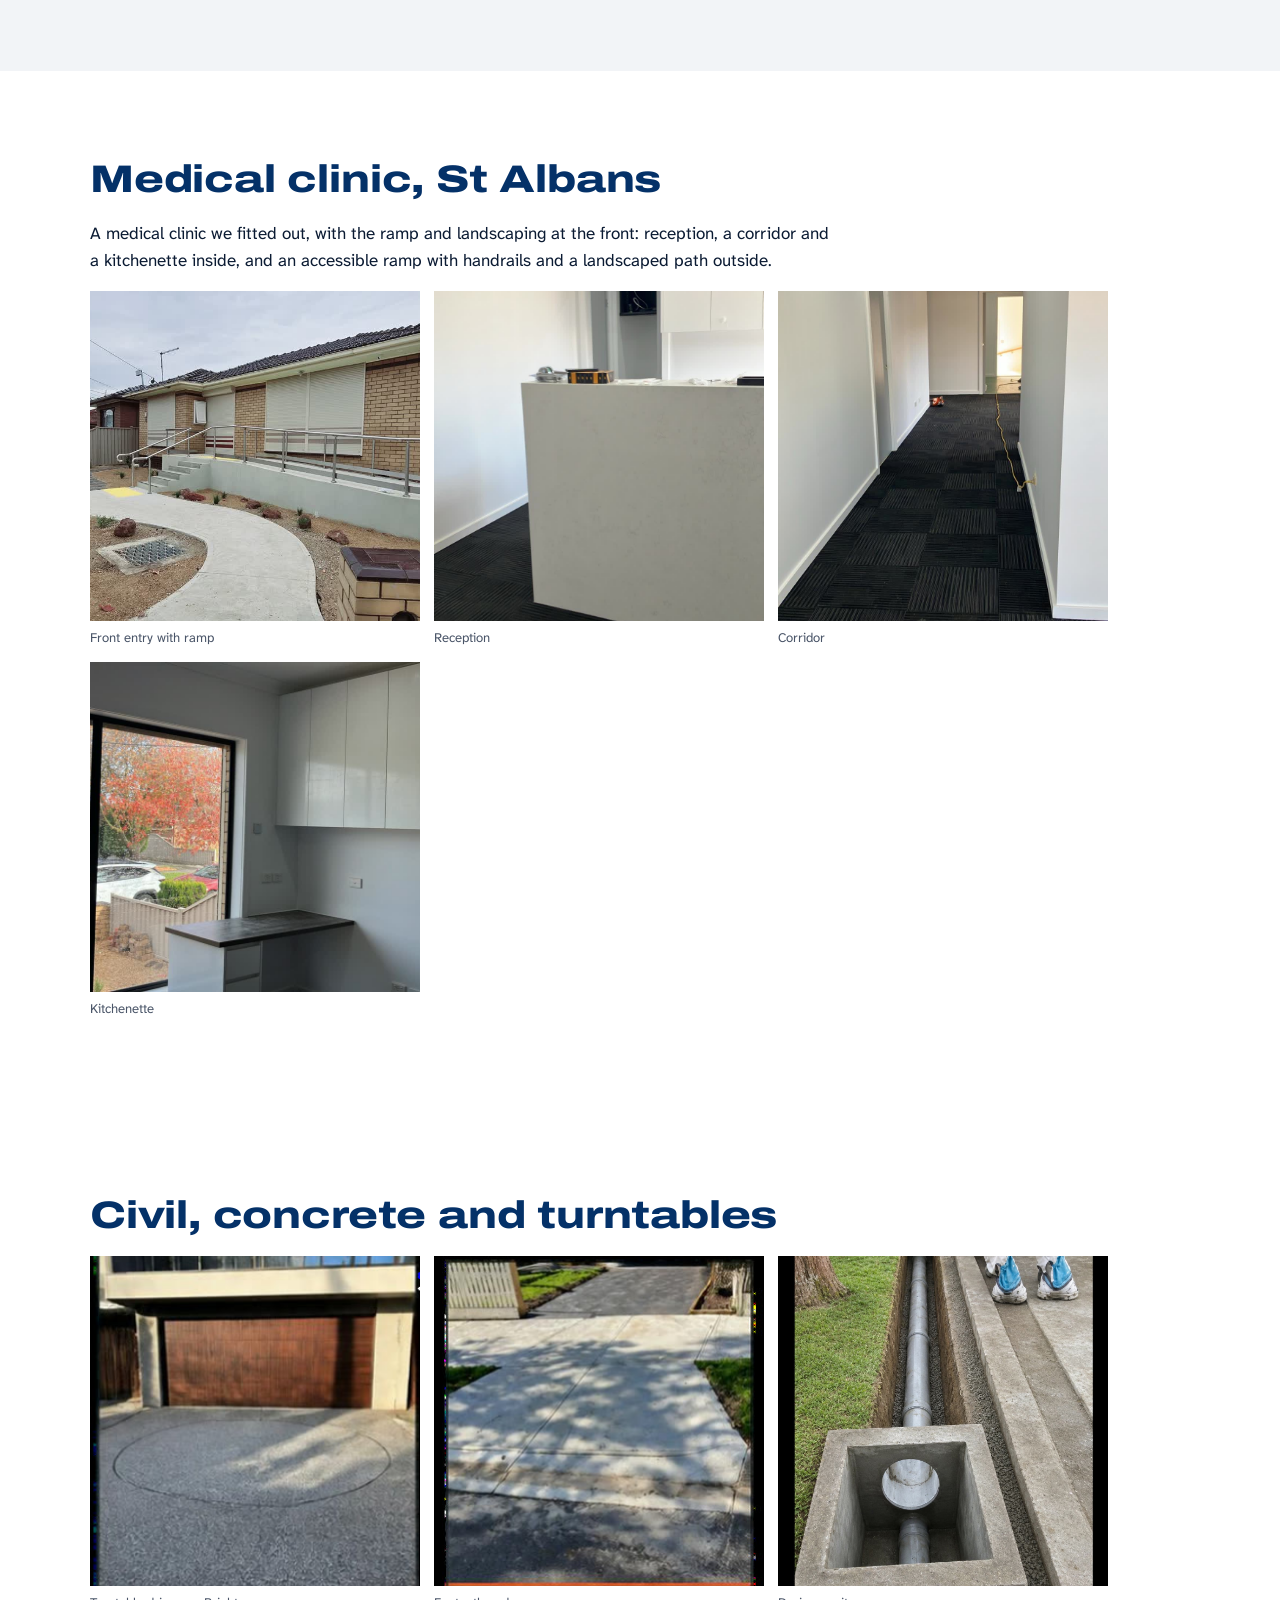
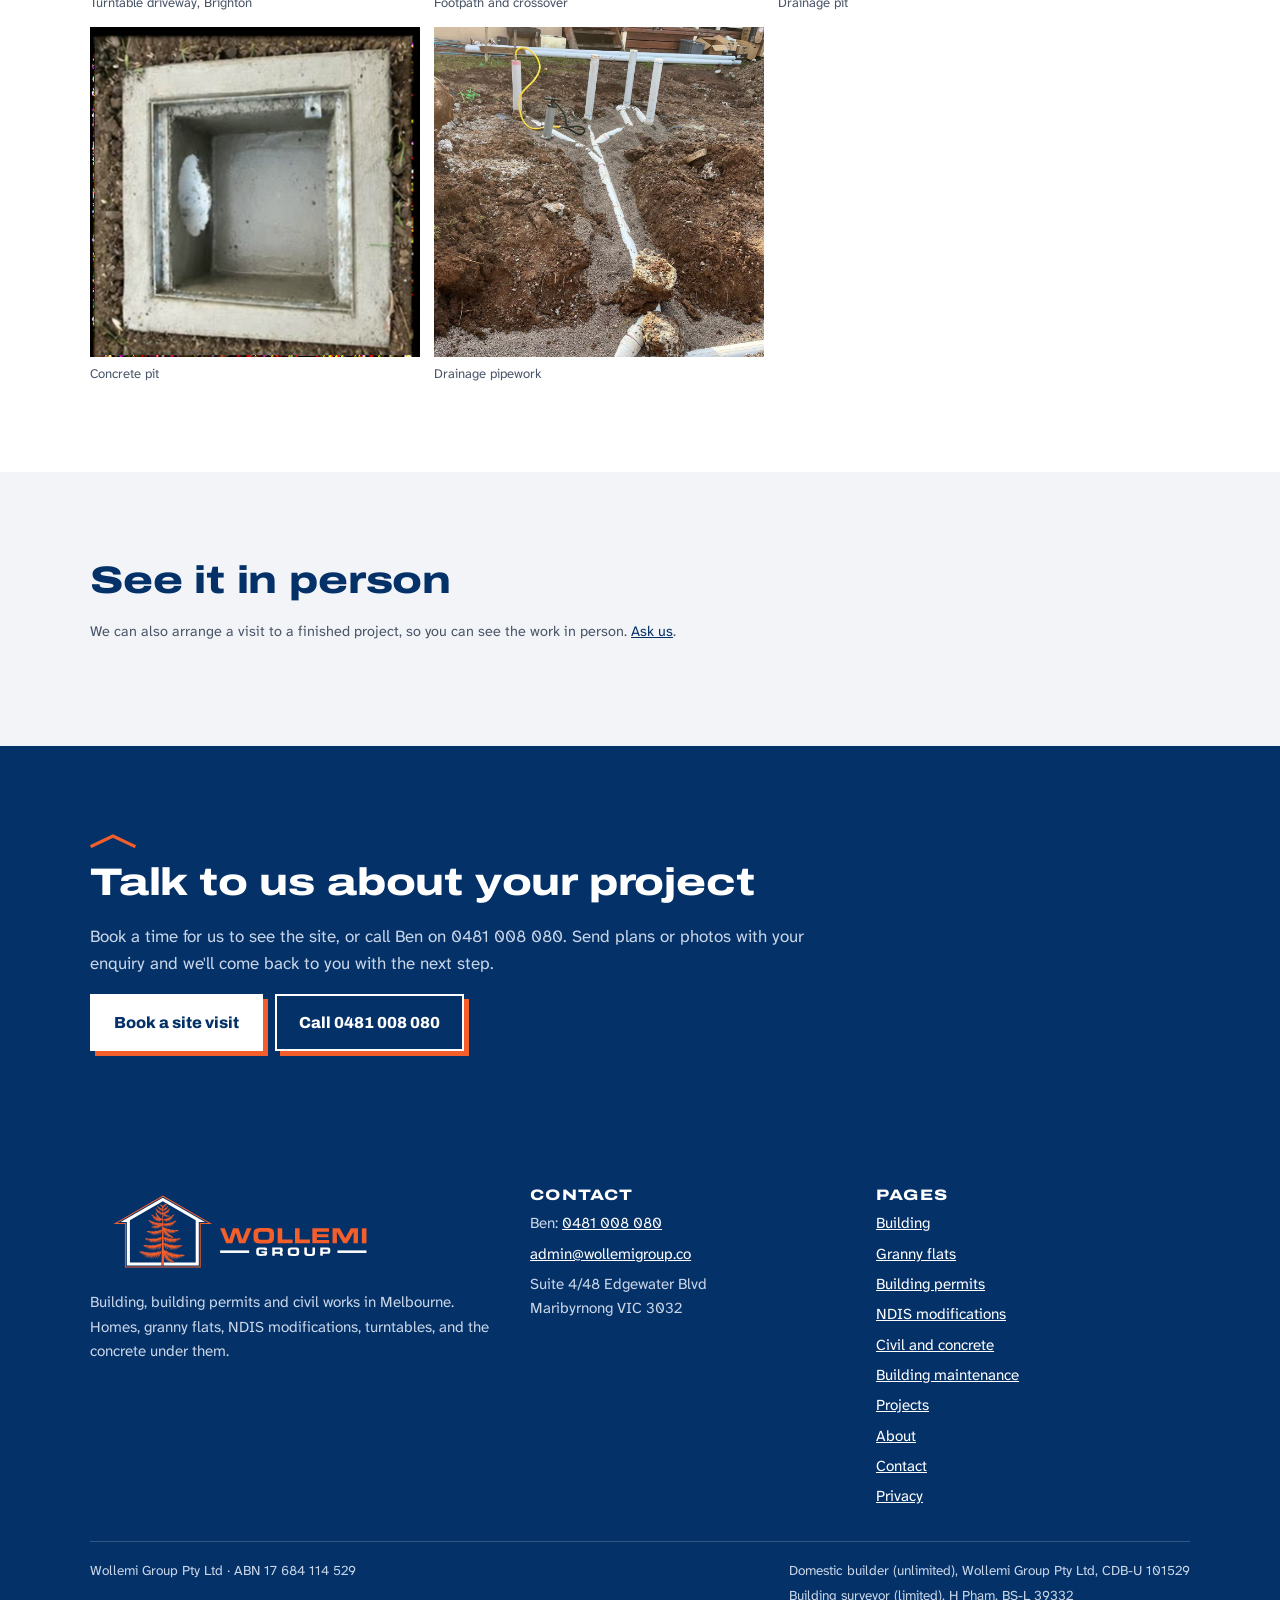
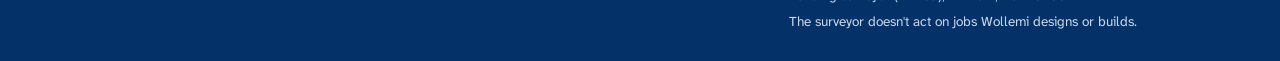
<file: public/projects.html>
<!doctype html>
<html lang="en-AU">
<head>
<meta charset="utf-8">
<meta name="viewport" content="width=device-width, initial-scale=1">
<title>Projects | Wollemi Group</title>
<meta name="description" content="Civil, concrete and building work by Wollemi Group in Melbourne.">
<link rel="icon" href="assets/logo/favicon-32.png" sizes="32x32">
<link rel="icon" href="assets/logo/favicon-16.png" sizes="16x16">
<link rel="apple-touch-icon" href="assets/logo/apple-touch-icon.png">
<link rel="preconnect" href="https://fonts.googleapis.com">
<link rel="preconnect" href="https://fonts.gstatic.com" crossorigin>
<link href="https://fonts.googleapis.com/css2?family=Archivo:wdth,wght@100..125,700..900&family=Atkinson+Hyperlegible+Next:wght@400;700&display=swap" rel="stylesheet">
<link rel="stylesheet" href="assets/site.css">
</head>
<body>
<a class="skip" href="#main">Skip to content</a>
<header class="site-head">
  <div class="wrap">
    <a class="brand" href="/" aria-label="Wollemi Group home"><img class="logo-full" src="assets/logo/wollemi-lockup.svg" alt="Wollemi Group" width="300" height="89"><img class="logo-name" src="assets/logo/wollemi-wordmark.svg" alt="Wollemi Group" width="220" height="50"></a>
    <nav class="nav" aria-label="Main"><a href="/building">Building</a><a href="/granny-flats">Granny flats</a><a href="/surveying">Building permits</a><a href="/accessible-homes">NDIS modifications</a><a href="/civil-concrete">Civil and concrete</a><a href="/building-maintenance">Building maintenance</a><a href="/projects" aria-current="page">Projects</a><a href="/about">About</a><a class="btn" href="/contact">Book a site visit</a></nav>
    <details class="menu"><summary>Menu</summary><nav class="menu-list" aria-label="Main"><a href="/building">Building</a><a href="/granny-flats">Granny flats</a><a href="/surveying">Building permits</a><a href="/accessible-homes">NDIS modifications</a><a href="/civil-concrete">Civil and concrete</a><a href="/building-maintenance">Building maintenance</a><a href="/projects" aria-current="page">Projects</a><a href="/about">About</a><a href="/contact">Book a site visit</a><a href="tel:+61481008080">Call Ben on 0481 008 080</a></nav></details>
  </div>
</header>
<main id="main">

<section class="page-hero"><div class="wrap"><svg class="roof" viewBox="0 0 46 14" aria-hidden="true"><path d="M2 12 L23 2 L44 12"/></svg><p class="eyebrow">Projects</p><h1>Our work</h1><p class="lead">Townhouses, a granny flat, an extension, an NDIS bathroom, balconies, and civil and concrete work. All photos are from Wollemi jobs.</p></div></section>
<section class="band panel" id="townhouses"><div class="wrap">
  <h2>Townhouses: Albion, Maribyrnong and Essendon</h2><p>Three townhouse developments of three homes each: double-storey in Albion and Maribyrnong, triple-storey in Essendon. The Albion townhouses were completed in about six months.</p>
  <div class="gallery"><figure><img src="assets/img/jobs/townhouses-albion-2.jpg" alt="Finished two-storey townhouse in white and charcoal brick with a garage and timber fence" loading="lazy"><figcaption>Albion: finished front</figcaption></figure><figure><img src="assets/img/jobs/townhouses-albion-3.jpg" alt="Two finished townhouses seen from the street" loading="lazy"><figcaption>Albion: from the street</figcaption></figure><figure><img src="assets/img/jobs/townhouses-albion-4.jpg" alt="Open-plan kitchen with a timber staircase" loading="lazy"><figcaption>Albion: kitchen and stairs</figcaption></figure><figure><img src="assets/img/jobs/townhouses-albion-7.jpg" alt="Kitchen with a stone-top island" loading="lazy"><figcaption>Albion: kitchen island</figcaption></figure><figure><img src="assets/img/jobs/townhouses-albion-8.jpg" alt="Living area with a sliding door to the yard" loading="lazy"><figcaption>Albion: living area</figcaption></figure><figure><img src="assets/img/jobs/townhouses-albion-6.jpg" alt="Bathroom with an oval basin" loading="lazy"><figcaption>Albion: bathroom</figcaption></figure><figure><img src="assets/img/jobs/townhouses-albion-10.jpg" alt="Bathroom with a freestanding bath" loading="lazy"><figcaption>Albion: freestanding bath</figcaption></figure><figure><img src="assets/img/jobs/townhouses-essendon-2.jpg" alt="Finished triple-storey townhouses in oak and stone on the corner" loading="lazy"><figcaption>Essendon: finished corner</figcaption></figure><figure><img src="assets/img/jobs/townhouses-essendon-3.jpg" alt="Kitchen with a large island" loading="lazy"><figcaption>Essendon: kitchen</figcaption></figure><figure><img src="assets/img/jobs/townhouses-essendon-6.jpg" alt="Lit timber and glass staircase" loading="lazy"><figcaption>Essendon: staircase</figcaption></figure><figure><img src="assets/img/jobs/townhouses-essendon-8.jpg" alt="Shower with brass fittings" loading="lazy"><figcaption>Essendon: shower</figcaption></figure><figure><img src="assets/img/jobs/townhouses-essendon-9.jpg" alt="Double vanity with round lit mirrors" loading="lazy"><figcaption>Essendon: double vanity</figcaption></figure><figure><img src="assets/img/jobs/townhouses-essendon-11.jpg" alt="Roof terrace on the top level" loading="lazy"><figcaption>Essendon: roof terrace</figcaption></figure><figure><img src="assets/img/jobs/townhouses-essendon-12.jpg" alt="View from the roof terrace towards the city" loading="lazy"><figcaption>Essendon: rooftop view</figcaption></figure><figure><img src="assets/img/jobs/townhouses-frames-scaffold.jpg" alt="Two-storey townhouse frames with scaffold and edge protection around the roof" loading="lazy"><figcaption>Frames with edge protection</figcaption></figure><figure><img src="assets/img/jobs/townhouses-frame-stage.jpg" alt="Double-storey timber frames with scaffold, behind Wollemi site fencing" loading="lazy"><figcaption>Frames and wrap</figcaption></figure><figure><img src="assets/img/jobs/townhouses-driveway-pour.jpg" alt="Fresh concrete path being finished beside the townhouses" loading="lazy"><figcaption>Driveway and path pour</figcaption></figure></div>
</div></section>
<section class="band" id="granny-flat"><div class="wrap">
  <h2>Granny flat, St Albans</h2><p>A small second dwelling in a back yard: steel frame, brick, its own kitchen, bathroom and laundry.</p>
  <div class="gallery"><figure><img src="assets/img/jobs/granny-flat-exterior.jpg" alt="Single-storey brick granny flat with a sliding door and a new concrete yard" loading="lazy"><figcaption>Finished, from the yard</figcaption></figure><figure><img src="assets/img/jobs/granny-flat-kitchen.jpg" alt="White kitchen with an oven, dishwasher and stone-look benchtop" loading="lazy"><figcaption>Kitchen</figcaption></figure><figure><img src="assets/img/jobs/granny-flat-bathroom.jpg" alt="Marble-look tiled bathroom with a frameless shower and a vanity" loading="lazy"><figcaption>Bathroom</figcaption></figure><figure><img src="assets/img/jobs/granny-flat-bedroom.jpg" alt="Bedroom with timber-look floor, a window and a split system" loading="lazy"><figcaption>Bedroom</figcaption></figure><figure><img src="assets/img/jobs/granny-flat-steel-frame.jpg" alt="Blue steel wall frames and roof trusses on the slab" loading="lazy"><figcaption>Steel frame</figcaption></figure><figure><img src="assets/img/jobs/granny-flat-slab.jpg" alt="Freshly poured concrete slab for the granny flat" loading="lazy"><figcaption>Slab</figcaption></figure></div>
</div></section>
<section class="band panel" id="clarendon"><div class="wrap">
  <h2>House extension and renovation, West Footscray</h2><p>An extension and renovation in progress: new stumps, a new floor frame and new roof trusses over the old house.</p>
  <div class="gallery"><figure><img src="assets/img/jobs/clarendon-stump-holes.jpg" alt="Back yard with rows of stump holes dug behind an old house" loading="lazy"><figcaption>Stump holes set out</figcaption></figure><figure><img src="assets/img/jobs/clarendon-floor-frame.jpg" alt="New timber floor frame with yellow bearers going down" loading="lazy"><figcaption>New floor frame</figcaption></figure><figure><img src="assets/img/jobs/clarendon-roof-trusses.jpg" alt="New timber roof trusses over the walls" loading="lazy"><figcaption>Roof trusses up</figcaption></figure></div>
</div></section>
<section class="band" id="ndis-bathroom"><div class="wrap">
  <h2>NDIS bathroom renovation</h2><p>A bathroom rebuilt for an NDIS participant: stripped out, waterproofed, retiled, with grab rails in the shower.</p>
  <div class="gallery"><figure><img src="assets/img/jobs/ndis-bathroom-finished.jpg" alt="Renovated bathroom with grab rails in the shower and a freestanding bath" loading="lazy"><figcaption>Finished, with grab rails</figcaption></figure><figure><img src="assets/img/jobs/ndis-bathroom-strip-out.jpg" alt="Old tiles stripped from the bathroom walls, with tools on the floor" loading="lazy"><figcaption>Strip-out</figcaption></figure><figure><img src="assets/img/jobs/ndis-bathroom-waterproofing.jpg" alt="Bathroom wall sheeted and waterproofed, with a shower niche" loading="lazy"><figcaption>Waterproofing</figcaption></figure><figure><img src="assets/img/jobs/ndis-bathroom-tiling.jpg" alt="Large white wall tiles going up with levelling clips" loading="lazy"><figcaption>Tiling</figcaption></figure></div>
</div></section>
<section class="band panel" id="balcony"><div class="wrap">
  <h2>Balcony repair, Maribyrnong</h2><p>A first-floor balcony rebuilt: new waterproofing membrane, then large-format tiles.</p>
  <div class="gallery"><figure><img src="assets/img/jobs/balcony-scaffold.jpg" alt="Townhouse front with scaffold on the first-floor balcony" loading="lazy"><figcaption>Scaffold up</figcaption></figure><figure><img src="assets/img/jobs/balcony-membrane.jpg" alt="Balcony floor coated with a black waterproofing membrane" loading="lazy"><figcaption>Waterproofing membrane</figcaption></figure><figure><img src="assets/img/jobs/balcony-tiled.jpg" alt="Finished balcony with large grey tiles" loading="lazy"><figcaption>Tiled</figcaption></figure></div>
</div></section>
<section class="band" id="balcony-aberfeldie"><div class="wrap">
  <h2>Balcony repair, Aberfeldie</h2><p>Another balcony repair: large-format tiles laid on pedestals over the waterproofed floor.</p>
  <div class="gallery"><figure><img src="assets/img/jobs/balcony-aberfeldie-laying.jpg" alt="Balcony floor with large tiles being laid on pedestals" loading="lazy"><figcaption>Tiles going down</figcaption></figure><figure><img src="assets/img/jobs/balcony-aberfeldie-tiled.jpg" alt="Finished balcony with large grey tiles" loading="lazy"><figcaption>Tiled</figcaption></figure><figure><img src="assets/img/jobs/balcony-aberfeldie-corner.jpg" alt="Corner of the tiled balcony against the wall" loading="lazy"><figcaption>Corner detail</figcaption></figure></div>
</div></section>
<section class="band panel" id="turntables"><div class="wrap">
  <h2>Vehicle turntables, Kew and Brighton</h2><p>Two driveway turntables: the ring marked out on a finished asphalt drive in Kew, and a concrete drive in Brighton from the steel turntable plate to the finished surface.</p>
  <div class="gallery"><figure><img src="assets/img/jobs/turntable-kew-driveway.jpg" alt="Black asphalt driveway with a circular turntable outline in front of a brick garage" loading="lazy"><figcaption>Kew: the finished drive</figcaption></figure><figure><img src="assets/img/jobs/turntable-kew-ring.jpg" alt="Asphalt driveway with a lit ring marking the circular turntable in front of a garage" loading="lazy"><figcaption>Kew: the turntable ring</figcaption></figure><figure><img src="assets/img/jobs/turntable-brighton-plate.jpg" alt="Round steel turntable plate set into its base beside the street" loading="lazy"><figcaption>Brighton: the turntable plate</figcaption></figure><figure><img src="assets/img/jobs/turntable-brighton-mesh.jpg" alt="Reinforcing mesh and fresh concrete being placed around the turntable base" loading="lazy"><figcaption>Brighton: reinforcing and pour</figcaption></figure><figure><img src="assets/img/jobs/turntable-brighton-pour.jpg" alt="Freshly poured and finished concrete slab around the turntable" loading="lazy"><figcaption>Brighton: the slab</figcaption></figure><figure><img src="assets/img/jobs/turntable-brighton-finished.jpg" alt="Finished exposed aggregate driveway with a circular turntable in front of a timber garage door" loading="lazy"><figcaption>Brighton: finished</figcaption></figure></div>
</div></section>
<section class="band" id="medical-clinic"><div class="wrap">
  <h2>Medical clinic, St Albans</h2><p>A medical clinic we fitted out, with the ramp and landscaping at the front: reception, a corridor and a kitchenette inside, and an accessible ramp with handrails and a landscaped path outside.</p>
  <div class="gallery"><figure><img src="assets/img/jobs/clinic-entry.jpg" alt="Brick clinic with a ramp, handrails and a landscaped concrete path" loading="lazy"><figcaption>Front entry with ramp</figcaption></figure><figure><img src="assets/img/jobs/clinic-reception.jpg" alt="Reception desk with a white bench and carpet tiles" loading="lazy"><figcaption>Reception</figcaption></figure><figure><img src="assets/img/jobs/clinic-corridor.jpg" alt="Corridor with white walls and black carpet tiles" loading="lazy"><figcaption>Corridor</figcaption></figure><figure><img src="assets/img/jobs/clinic-kitchenette.jpg" alt="Kitchenette with white cupboards and a window" loading="lazy"><figcaption>Kitchenette</figcaption></figure></div>
</div></section>
<section class="band" id="civil"><div class="wrap">
  <h2>Civil, concrete and turntables</h2>
  <div class="gallery"><figure><img src="assets/img/civil-turntable-driveway.jpg" alt="Exposed aggregate driveway with a circular turntable" loading="lazy"><figcaption>Turntable driveway, Brighton</figcaption></figure><figure><img src="assets/img/civil-footpath-and-driveway.jpg" alt="New concrete footpath meeting a driveway crossover" loading="lazy"><figcaption>Footpath and crossover</figcaption></figure><figure><img src="assets/img/civil-drainage-pit.jpg" alt="Drainage pit with a pipe connection beside a footpath" loading="lazy"><figcaption>Drainage pit</figcaption></figure><figure><img src="assets/img/civil-concrete-pit.jpg" alt="Square concrete pit cast in place" loading="lazy"><figcaption>Concrete pit</figcaption></figure><figure><img src="assets/img/jobs/drainage-pipework.jpg" alt="White drainage pipework laid in an open trench with pit connections" loading="lazy"><figcaption>Drainage pipework</figcaption></figure></div>
</div></section>
<section class="band panel"><div class="wrap">
  <h2>See it in person</h2>
  <p class="hint" style="margin-top:14px">We can also arrange a visit to a finished project, so you can see the work in person. <a href="/contact">Ask us</a>.</p>
</div></section>

<section class="band navy">
  <div class="wrap">
    <svg class="roof" viewBox="0 0 46 14" aria-hidden="true"><path d="M2 12 L23 2 L44 12"/></svg>
    <h2>Talk to us about your project</h2>
    <p>Book a time for us to see the site, or call Ben on 0481 008 080. Send plans or photos with your enquiry and we'll come back to you with the next step.</p>
    <div class="btns"><a class="btn light" href="/contact">Book a site visit</a><a class="btn ghost" href="tel:+61481008080">Call 0481 008 080</a></div>
  </div>
</section>
</main>

<footer class="site-foot">
  <div class="wrap">
    <div class="cols">
      <div>
        <img src="assets/logo/wollemi-lockup-reversed.svg" alt="Wollemi Group" width="300" height="89">
        <p>Building, building permits and civil works in Melbourne. Homes, granny flats, NDIS modifications, turntables, and the concrete under them.</p>
        
      </div>
      <div>
        <h3>Contact</h3>
        <ul>
          <li>Ben: <a href="tel:+61481008080">0481 008 080</a></li>
          <li><a href="mailto:admin@wollemigroup.co">admin@wollemigroup.co</a></li>
          <li>Suite 4/48 Edgewater Blvd<br>Maribyrnong VIC 3032</li>
        </ul>
      </div>
      <div>
        <h3>Pages</h3>
        <ul><li><a href="/building">Building</a></li><li><a href="/granny-flats">Granny flats</a></li><li><a href="/surveying">Building permits</a></li><li><a href="/accessible-homes">NDIS modifications</a></li><li><a href="/civil-concrete">Civil and concrete</a></li><li><a href="/building-maintenance">Building maintenance</a></li><li><a href="/projects">Projects</a></li><li><a href="/about">About</a></li><li><a href="/contact">Contact</a></li><li><a href="/privacy">Privacy</a></li></ul>
      </div>
    </div>
    <div class="base">
      <span>Wollemi Group Pty Ltd · ABN 17 684 114 529</span>
      <span class="regs"><span>Domestic builder (unlimited), Wollemi Group Pty Ltd, CDB-U 101529</span><span>Building surveyor (limited), H Pham, BS-L 39332</span><span>The surveyor doesn't act on jobs Wollemi designs or builds.</span></span>
    </div>
  </div>
</footer>
<script>
(function () {
  var d = document.documentElement;
  var host = location.hostname;
  var force = new URLSearchParams(location.search).get("motion") === "on" && (host.slice(-10) === ".pages.dev" || host === "localhost" || host === "127.0.0.1");
  var rm = window.matchMedia("(prefers-reduced-motion: reduce)");
  var still = !force && rm.matches;
  if (force) d.classList.add("motion-on");

  // Placeholder social links (href "#") do nothing rather than jump to the top
  [].forEach.call(document.querySelectorAll("a[data-placeholder]"), function (a) { a.addEventListener("click", function (e) { e.preventDefault(); }); });

  var v = document.querySelector(".hero-video"), b = document.querySelector(".hero-pause");
  if (v && b) {
    var set = function (playing) { b.textContent = playing ? "Pause" : "Play"; b.setAttribute("aria-label", (playing ? "Pause" : "Play") + " the background video"); };
    v.addEventListener("play", function () { set(true); });
    v.addEventListener("pause", function () { set(false); });
    set(false);
    if (!still) { var p = v.play(); if (p && p.catch) p.catch(function () {}); }
    b.addEventListener("click", function () { if (v.paused) v.play(); else v.pause(); });
    // Less motion switched on while the page is open: stop the video
    var onRm = function (e) { if (e.matches && !force) v.pause(); };
    if (rm.addEventListener) rm.addEventListener("change", onRm); else if (rm.addListener) rm.addListener(onRm);
  }

  if (still || !("IntersectionObserver" in window)) return;
  var sel = "main section h2, main section .lead, main .path, main .card, main .steps li, main .split > *, main .notice, main .gallery > *, main .ticks li, main .details, main figure";
  var all = [].slice.call(document.querySelectorAll(sel)).filter(function (el) { return !el.closest(".video-hero, .page-hero"); });
  var els = all.filter(function (el) { return !all.some(function (o) { return o !== el && o.contains(el); }); });
  els.forEach(function (el) {
    var sibs = [].slice.call(el.parentElement.children).filter(function (s) { return els.indexOf(s) > -1; });
    el.style.setProperty("--d", Math.min(sibs.indexOf(el), 5) * 90 + "ms");
    el.classList.add("reveal");
  });
  var io = new IntersectionObserver(function (es) {
    es.forEach(function (e) { if (e.isIntersecting) { e.target.classList.add("in"); io.unobserve(e.target); } });
  }, { rootMargin: "0px 0px -8% 0px" });
  els.forEach(function (el) { io.observe(el); });
  // Keyboard users never tab onto something still invisible
  document.addEventListener("focusin", function (e) { var r = e.target.closest && e.target.closest(".reveal"); if (r) r.classList.add("in"); });
})();
</script>
</body>
</html>
</file>
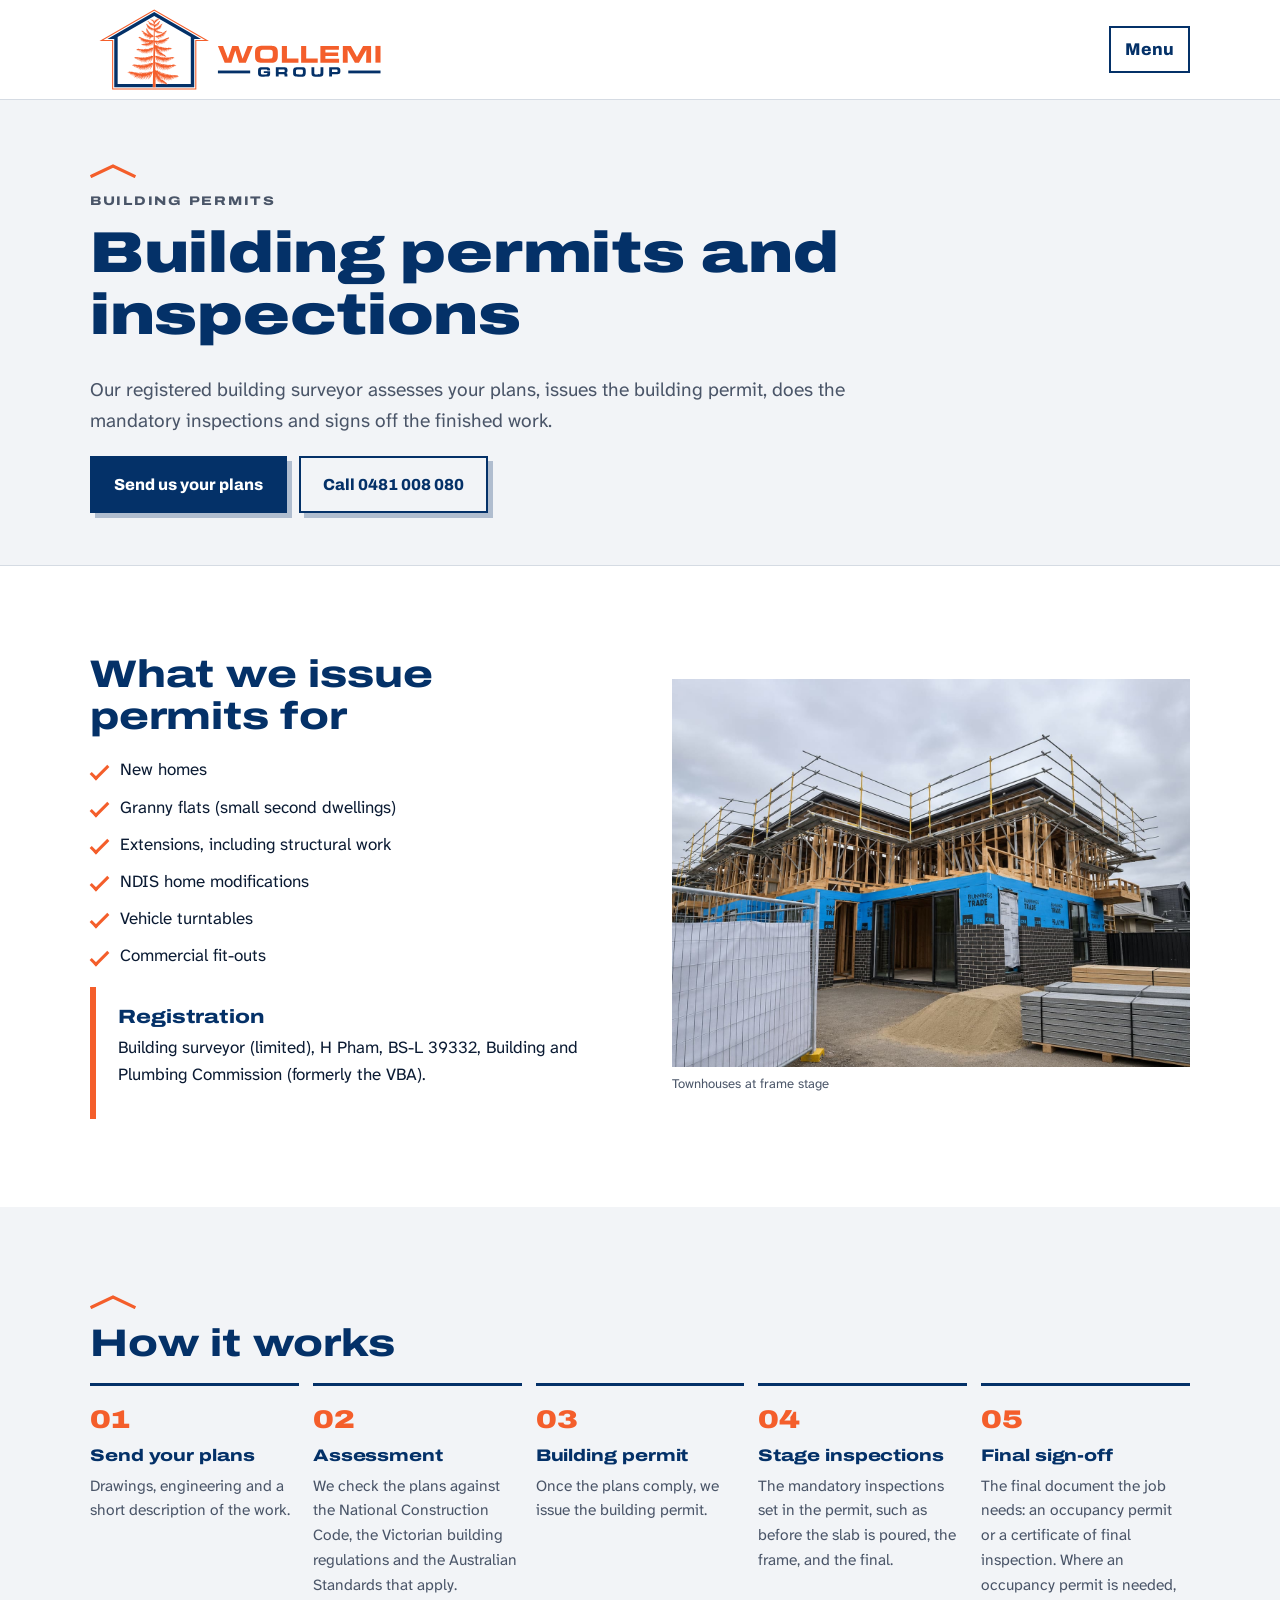
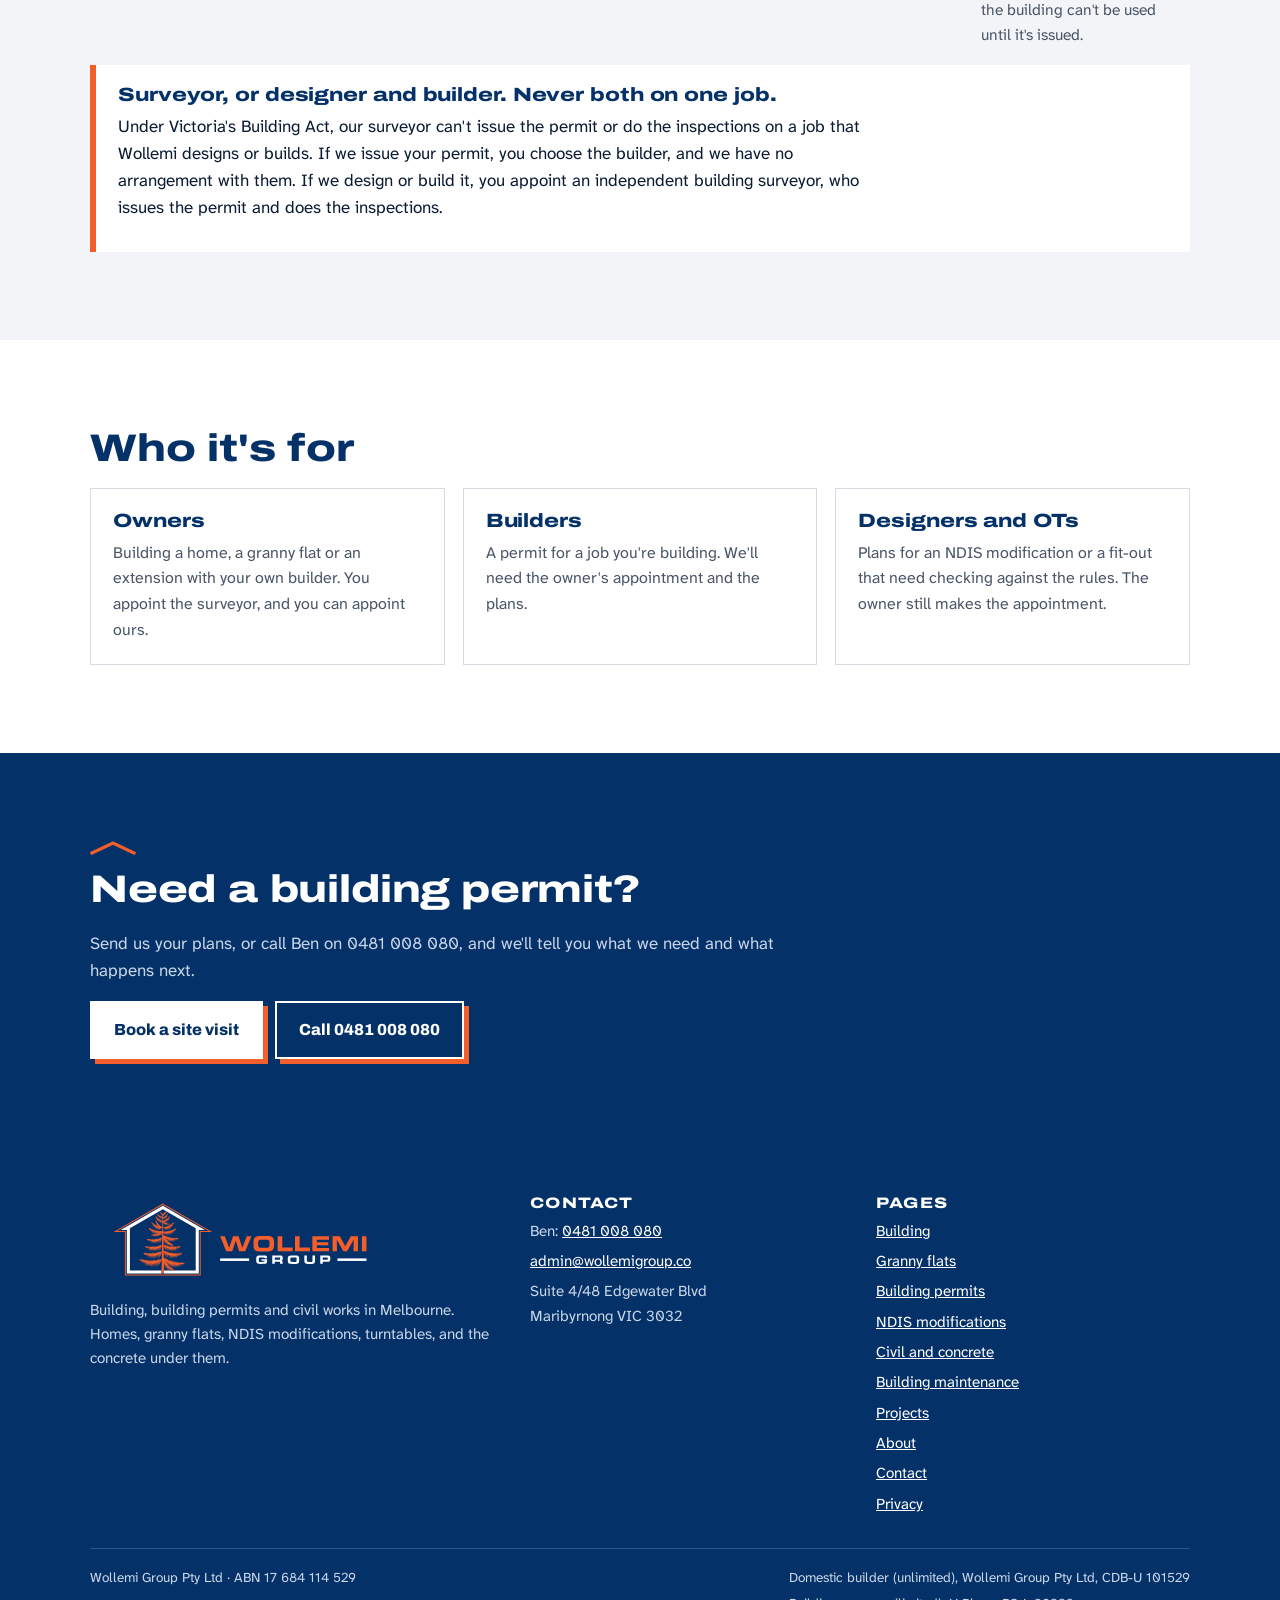
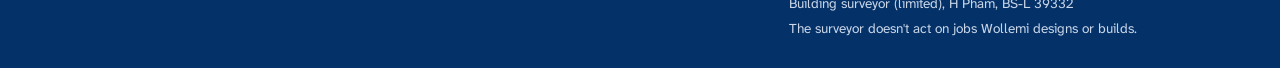
<file: public/surveying.html>
<!doctype html>
<html lang="en-AU">
<head>
<meta charset="utf-8">
<meta name="viewport" content="width=device-width, initial-scale=1">
<title>Building permits and building surveying | Wollemi Group</title>
<meta name="description" content="Plan assessment, building permits, mandatory stage inspections and occupancy permits from a registered building surveyor in Melbourne, for buildings up to 3 storeys.">
<link rel="icon" href="assets/logo/favicon-32.png" sizes="32x32">
<link rel="icon" href="assets/logo/favicon-16.png" sizes="16x16">
<link rel="apple-touch-icon" href="assets/logo/apple-touch-icon.png">
<link rel="preconnect" href="https://fonts.googleapis.com">
<link rel="preconnect" href="https://fonts.gstatic.com" crossorigin>
<link href="https://fonts.googleapis.com/css2?family=Archivo:wdth,wght@100..125,700..900&family=Atkinson+Hyperlegible+Next:wght@400;700&display=swap" rel="stylesheet">
<link rel="stylesheet" href="assets/site.css">
</head>
<body>
<a class="skip" href="#main">Skip to content</a>
<header class="site-head">
  <div class="wrap">
    <a class="brand" href="/" aria-label="Wollemi Group home"><img class="logo-full" src="assets/logo/wollemi-lockup.svg" alt="Wollemi Group" width="300" height="89"><img class="logo-name" src="assets/logo/wollemi-wordmark.svg" alt="Wollemi Group" width="220" height="50"></a>
    <nav class="nav" aria-label="Main"><a href="/building">Building</a><a href="/granny-flats">Granny flats</a><a href="/surveying" aria-current="page">Building permits</a><a href="/accessible-homes">NDIS modifications</a><a href="/civil-concrete">Civil and concrete</a><a href="/building-maintenance">Building maintenance</a><a href="/projects">Projects</a><a href="/about">About</a><a class="btn" href="/contact">Send your plans</a></nav>
    <details class="menu"><summary>Menu</summary><nav class="menu-list" aria-label="Main"><a href="/building">Building</a><a href="/granny-flats">Granny flats</a><a href="/surveying" aria-current="page">Building permits</a><a href="/accessible-homes">NDIS modifications</a><a href="/civil-concrete">Civil and concrete</a><a href="/building-maintenance">Building maintenance</a><a href="/projects">Projects</a><a href="/about">About</a><a href="/contact">Book a site visit</a><a href="tel:+61481008080">Call Ben on 0481 008 080</a></nav></details>
  </div>
</header>
<main id="main">

<section class="page-hero"><div class="wrap"><svg class="roof" viewBox="0 0 46 14" aria-hidden="true"><path d="M2 12 L23 2 L44 12"/></svg><p class="eyebrow">Building permits</p><h1>Building permits and inspections</h1><p class="lead">Our registered building surveyor assesses your plans, issues the building permit, does the mandatory inspections and signs off the finished work.</p><div class="btns"><a class="btn" href="/contact">Send us your plans</a><a class="btn line" href="tel:+61481008080">Call 0481 008 080</a></div></div></section>

<section class="band"><div class="wrap split">
  <div>
    <h2>What we issue permits for</h2>
    <ul class="ticks">
      <li>New homes</li>
      <li>Granny flats (small second dwellings)</li>
      <li>Extensions, including structural work</li>
      <li>NDIS home modifications</li>
      <li>Vehicle turntables</li>
      <li>Commercial fit-outs</li>
    </ul>
    <div class="notice" style="margin-top:16px">
      <h3>Registration</h3>
      <p>Building surveyor (limited), H Pham, BS-L 39332, Building and Plumbing Commission (formerly the VBA).</p>
    </div>
  </div>
  <figure><img src="assets/img/jobs/townhouses-frames-scaffold.jpg" alt="Two-storey townhouse frames with scaffold and edge protection around the roof" loading="lazy"><figcaption> Townhouses at frame stage</figcaption></figure>
</div></section>

<section class="band panel"><div class="wrap"><svg class="roof" viewBox="0 0 46 14" aria-hidden="true"><path d="M2 12 L23 2 L44 12"/></svg><h2>How it works</h2>
<ol class="steps">
  <li><h3>Send your plans</h3><p>Drawings, engineering and a short description of the work.</p></li>
  <li><h3>Assessment</h3><p>We check the plans against the National Construction Code, the Victorian building regulations and the Australian Standards that apply.</p></li>
  <li><h3>Building permit</h3><p>Once the plans comply, we issue the building permit.</p></li>
  <li><h3>Stage inspections</h3><p>The mandatory inspections set in the permit, such as before the slab is poured, the frame, and the final.</p></li>
  <li><h3>Final sign-off</h3><p>The final document the job needs: an occupancy permit or a certificate of final inspection. Where an occupancy permit is needed, the building can't be used until it's issued.</p></li>
</ol>
<div class="notice">
  <h3>Surveyor, or designer and builder. Never both on one job.</h3>
  <p>Under Victoria's Building Act, our surveyor can't issue the permit or do the inspections on a job that Wollemi designs or builds. If we issue your permit, you choose the builder, and we have no arrangement with them. If we design or build it, you appoint an independent building surveyor, who issues the permit and does the inspections.</p>
</div></div></section>

<section class="band"><div class="wrap">
  <h2>Who it's for</h2>
  <div class="cards">
    <div class="card"><h3>Owners</h3><p>Building a home, a granny flat or an extension with your own builder. You appoint the surveyor, and you can appoint ours.</p></div>
    <div class="card"><h3>Builders</h3><p>A permit for a job you're building. We'll need the owner's appointment and the plans.</p></div>
    <div class="card"><h3>Designers and OTs</h3><p>Plans for an NDIS modification or a fit-out that need checking against the rules. The owner still makes the appointment.</p></div>
  </div>
</div></section>

<section class="band navy">
  <div class="wrap">
    <svg class="roof" viewBox="0 0 46 14" aria-hidden="true"><path d="M2 12 L23 2 L44 12"/></svg>
    <h2>Need a building permit?</h2>
    <p>Send us your plans, or call Ben on 0481 008 080, and we'll tell you what we need and what happens next.</p>
    <div class="btns"><a class="btn light" href="/contact">Book a site visit</a><a class="btn ghost" href="tel:+61481008080">Call 0481 008 080</a></div>
  </div>
</section>
</main>

<footer class="site-foot">
  <div class="wrap">
    <div class="cols">
      <div>
        <img src="assets/logo/wollemi-lockup-reversed.svg" alt="Wollemi Group" width="300" height="89">
        <p>Building, building permits and civil works in Melbourne. Homes, granny flats, NDIS modifications, turntables, and the concrete under them.</p>
        
      </div>
      <div>
        <h3>Contact</h3>
        <ul>
          <li>Ben: <a href="tel:+61481008080">0481 008 080</a></li>
          <li><a href="mailto:admin@wollemigroup.co">admin@wollemigroup.co</a></li>
          <li>Suite 4/48 Edgewater Blvd<br>Maribyrnong VIC 3032</li>
        </ul>
      </div>
      <div>
        <h3>Pages</h3>
        <ul><li><a href="/building">Building</a></li><li><a href="/granny-flats">Granny flats</a></li><li><a href="/surveying">Building permits</a></li><li><a href="/accessible-homes">NDIS modifications</a></li><li><a href="/civil-concrete">Civil and concrete</a></li><li><a href="/building-maintenance">Building maintenance</a></li><li><a href="/projects">Projects</a></li><li><a href="/about">About</a></li><li><a href="/contact">Contact</a></li><li><a href="/privacy">Privacy</a></li></ul>
      </div>
    </div>
    <div class="base">
      <span>Wollemi Group Pty Ltd · ABN 17 684 114 529</span>
      <span class="regs"><span>Domestic builder (unlimited), Wollemi Group Pty Ltd, CDB-U 101529</span><span>Building surveyor (limited), H Pham, BS-L 39332</span><span>The surveyor doesn't act on jobs Wollemi designs or builds.</span></span>
    </div>
  </div>
</footer>
<script>
(function () {
  var d = document.documentElement;
  var host = location.hostname;
  var force = new URLSearchParams(location.search).get("motion") === "on" && (host.slice(-10) === ".pages.dev" || host === "localhost" || host === "127.0.0.1");
  var rm = window.matchMedia("(prefers-reduced-motion: reduce)");
  var still = !force && rm.matches;
  if (force) d.classList.add("motion-on");

  // Placeholder social links (href "#") do nothing rather than jump to the top
  [].forEach.call(document.querySelectorAll("a[data-placeholder]"), function (a) { a.addEventListener("click", function (e) { e.preventDefault(); }); });

  var v = document.querySelector(".hero-video"), b = document.querySelector(".hero-pause");
  if (v && b) {
    var set = function (playing) { b.textContent = playing ? "Pause" : "Play"; b.setAttribute("aria-label", (playing ? "Pause" : "Play") + " the background video"); };
    v.addEventListener("play", function () { set(true); });
    v.addEventListener("pause", function () { set(false); });
    set(false);
    if (!still) { var p = v.play(); if (p && p.catch) p.catch(function () {}); }
    b.addEventListener("click", function () { if (v.paused) v.play(); else v.pause(); });
    // Less motion switched on while the page is open: stop the video
    var onRm = function (e) { if (e.matches && !force) v.pause(); };
    if (rm.addEventListener) rm.addEventListener("change", onRm); else if (rm.addListener) rm.addListener(onRm);
  }

  if (still || !("IntersectionObserver" in window)) return;
  var sel = "main section h2, main section .lead, main .path, main .card, main .steps li, main .split > *, main .notice, main .gallery > *, main .ticks li, main .details, main figure";
  var all = [].slice.call(document.querySelectorAll(sel)).filter(function (el) { return !el.closest(".video-hero, .page-hero"); });
  var els = all.filter(function (el) { return !all.some(function (o) { return o !== el && o.contains(el); }); });
  els.forEach(function (el) {
    var sibs = [].slice.call(el.parentElement.children).filter(function (s) { return els.indexOf(s) > -1; });
    el.style.setProperty("--d", Math.min(sibs.indexOf(el), 5) * 90 + "ms");
    el.classList.add("reveal");
  });
  var io = new IntersectionObserver(function (es) {
    es.forEach(function (e) { if (e.isIntersecting) { e.target.classList.add("in"); io.unobserve(e.target); } });
  }, { rootMargin: "0px 0px -8% 0px" });
  els.forEach(function (el) { io.observe(el); });
  // Keyboard users never tab onto something still invisible
  document.addEventListener("focusin", function (e) { var r = e.target.closest && e.target.closest(".reveal"); if (r) r.classList.add("in"); });
})();
</script>
</body>
</html>
</file>
<file: public/assets/site.css>
/* Wollemi Group website. Colours, type and rules from the brand guide (brand\2025-logo\brand-guide.html).
   Navy does the work, orange is the accent, mostly white. Orange never carries small text. */
:root {
  --navy: #043168;
  --navy-deep: #032450;
  --orange: #F45E2B;
  --ink: #0B1B33;
  --soft: #4A5568;
  --panel: #F2F4F7;
  --line: #D5DBE3;
  --on-navy: #C9D6E8;
  --head: "Archivo", "Arial Black", Arial, sans-serif;
  --body: "Atkinson Hyperlegible Next", Verdana, sans-serif;
  --wrap: 1180px;
  --gut: clamp(16px, 4vw, 40px);
}
* { box-sizing: border-box; }
html { scroll-behavior: smooth; }
body { margin: 0; background: #fff; color: var(--ink); font-family: var(--body); font-size: 1.0625rem; line-height: 1.6; }
img { max-width: 100%; display: block; }
a { color: var(--navy); }
a:focus-visible, button:focus-visible, summary:focus-visible, input:focus-visible, select:focus-visible, textarea:focus-visible { outline: 3px solid var(--orange); outline-offset: 2px; }
.wrap { max-width: var(--wrap); margin: 0 auto; padding: 0 var(--gut); }
.skip { position: absolute; left: -999px; top: 8px; background: #fff; padding: 8px 12px; z-index: 50; }
.skip:focus { left: 8px; }

/* Headings: Archivo at its widest, to sit with the logo's extended letters */
h1, h2, h3 { font-family: var(--head); font-stretch: 125%; color: var(--navy); line-height: 1.08; letter-spacing: -0.005em; margin: 0 0 .5em; }
h1 { font-weight: 900; font-size: clamp(2.1rem, 5.2vw, 3.6rem); }
h2 { font-weight: 800; font-size: clamp(1.6rem, 3.4vw, 2.4rem); }
h3 { font-weight: 800; font-size: 1.2rem; }
p { margin: 0 0 1em; max-width: 68ch; }
.lead { font-size: 1.2rem; color: var(--soft); }

/* The roof line from the logo, used as the section marker */
.roof { display: block; width: 46px; height: 14px; margin-bottom: 14px; }
.roof path { fill: none; stroke: var(--orange); stroke-width: 3.2; stroke-linecap: square; }
.eyebrow { font-family: var(--head); font-stretch: 125%; font-weight: 800; font-size: .78rem; letter-spacing: .14em; text-transform: uppercase; color: var(--soft); margin: 0 0 10px; }

/* Header */
.site-head { background: #fff; border-bottom: 1px solid var(--line); position: sticky; top: 0; z-index: 20; }
.site-head .wrap { display: flex; align-items: center; gap: 24px; min-height: 76px; }
.brand img { height: 46px; width: auto; }
.nav { margin-left: auto; display: flex; align-items: center; gap: 22px; }
.nav a { font-family: var(--head); font-weight: 700; font-size: .95rem; text-decoration: none; color: var(--ink); padding: 6px 0; border-bottom: 2px solid transparent; }
.nav a:hover, .nav a[aria-current="page"] { border-bottom-color: var(--orange); }
.nav .btn { border: 0; }
.menu { display: none; margin-left: auto; }
.menu summary { list-style: none; cursor: pointer; font-family: var(--head); font-weight: 800; color: var(--navy); border: 2px solid var(--navy); padding: 8px 14px; }
.menu summary::-webkit-details-marker { display: none; }
.menu[open] .menu-list { display: grid; }
.menu-list { display: none; position: absolute; left: 0; right: 0; top: 76px; background: #fff; border-bottom: 1px solid var(--line); padding: 8px var(--gut) 18px; gap: 4px; }
.menu-list a { font-family: var(--head); font-weight: 700; text-decoration: none; color: var(--ink); padding: 10px 0; border-bottom: 1px solid var(--panel); }
@media (max-width: 960px) { .nav { display: none; } .menu { display: block; } .brand img { height: 40px; } }

/* Buttons: navy with white text, or a navy outline (brand guide section 7) */
.btn { display: inline-block; font-family: var(--head); font-weight: 800; font-size: 1rem; text-decoration: none; padding: 14px 22px; background: var(--navy); color: #fff; border: 2px solid var(--navy); cursor: pointer; }
.btn:hover { background: var(--navy-deep); border-color: var(--navy-deep); }
.btn.line { background: transparent; color: var(--navy); }
.btn.line:hover { background: var(--panel); }
.btn.light { background: #fff; color: var(--navy); border-color: #fff; }
.btn.light:hover { background: var(--panel); }
.btn.ghost { background: transparent; color: #fff; border-color: #fff; }
.btn.ghost:hover { background: rgba(255,255,255,.1); }
.btns { display: flex; flex-wrap: wrap; gap: 12px; margin-top: 8px; }

/* Hero */
.hero { background: var(--navy); color: #fff; }
.hero .wrap { display: grid; grid-template-columns: 1.05fr .95fr; gap: clamp(24px, 4vw, 56px); align-items: center; padding-top: clamp(40px, 7vw, 84px); padding-bottom: clamp(40px, 7vw, 84px); }
.hero h1 { color: #fff; }
.hero .lead { color: var(--on-navy); }
.hero .eyebrow { color: var(--on-navy); }
.hero-photos { display: grid; grid-template-columns: 1.4fr 1fr; gap: 12px; align-items: end; }
.hero-photos figure:first-child img { aspect-ratio: 4 / 5; object-fit: cover; width: 100%; }
.hero-photos figure:last-child img { aspect-ratio: 3 / 4; object-fit: cover; width: 100%; }
.hero figcaption { color: var(--on-navy); }
@media (max-width: 860px) { .hero .wrap { grid-template-columns: 1fr; } }

/* Page hero for inner pages */
.page-hero { background: var(--panel); border-bottom: 1px solid var(--line); }
.page-hero .wrap { padding-top: clamp(32px, 6vw, 64px); padding-bottom: clamp(28px, 5vw, 52px); }

/* Sections */
section.band { padding: clamp(44px, 7vw, 88px) 0; }
section.band.panel { background: var(--panel); }
section.band.navy { background: var(--navy); color: #fff; }
section.band.navy h2, section.band.navy h3 { color: #fff; }
section.band.navy p { color: var(--on-navy); }
.head-row { display: flex; justify-content: space-between; align-items: end; gap: 20px; flex-wrap: wrap; margin-bottom: 26px; }
.head-row p { margin: 0; }

/* Two paths */
.paths { display: grid; grid-template-columns: 1fr 1fr; gap: 18px; }
.path { border: 1px solid var(--line); background: #fff; display: grid; grid-template-rows: auto 1fr; text-decoration: none; color: var(--ink); }
.path img { aspect-ratio: 16 / 9; object-fit: cover; width: 100%; }
.path div { padding: 22px 24px 24px; border-top: 4px solid var(--orange); }
.path h3 { font-size: 1.4rem; }
.path .go { font-family: var(--head); font-weight: 800; color: var(--navy); }
.path:hover h3 { text-decoration: underline; text-decoration-color: var(--orange); text-underline-offset: 5px; }
@media (max-width: 760px) { .paths { grid-template-columns: 1fr; } }

/* Cards and lists */
.cards { display: grid; grid-template-columns: repeat(3, 1fr); gap: 18px; }
.cards.two { grid-template-columns: repeat(2, 1fr); }
.cards.four { grid-template-columns: repeat(4, 1fr); }
.card { background: #fff; border: 1px solid var(--line); padding: 22px; }
.card h3 { margin-bottom: .4em; }
.card p { margin: 0; color: var(--soft); font-size: 1rem; }
.card.photo { padding: 0; }
.card.photo img { aspect-ratio: 4 / 3; object-fit: cover; width: 100%; }
.card.photo .t { padding: 18px 20px 20px; }
@media (max-width: 960px) { .cards, .cards.four { grid-template-columns: 1fr 1fr; } }
@media (max-width: 600px) { .cards, .cards.two, .cards.four { grid-template-columns: 1fr; } }

.split { display: grid; grid-template-columns: 1fr 1fr; gap: clamp(24px, 5vw, 64px); align-items: center; }
.split img { width: 100%; aspect-ratio: 4 / 3; object-fit: cover; }
@media (max-width: 860px) { .split { grid-template-columns: 1fr; } }

.ticks { list-style: none; padding: 0; margin: 0 0 1em; display: grid; gap: 10px; }
.ticks li { padding-left: 30px; position: relative; }
.ticks li::before { content: ""; position: absolute; left: 0; top: .55em; width: 16px; height: 6px; border-left: 3px solid var(--orange); border-bottom: 3px solid var(--orange); transform: rotate(-45deg); }
section.band.navy .ticks li { color: #fff; }

/* Five steps */
.steps { list-style: none; padding: 0; margin: 0; display: grid; grid-template-columns: repeat(5, 1fr); gap: 14px; counter-reset: s; }
.steps li { counter-increment: s; border-top: 3px solid var(--navy); padding-top: 14px; }
.steps li::before { content: counter(s, decimal-leading-zero); font-family: var(--head); font-stretch: 125%; font-weight: 900; font-size: 1.6rem; color: var(--orange); display: block; margin-bottom: 6px; }
.steps h3 { font-size: 1.05rem; }
.steps p { font-size: .97rem; color: var(--soft); margin: 0; }
section.band.navy .steps li { border-top-color: #fff; }
section.band.navy .steps p { color: var(--on-navy); }
@media (max-width: 960px) { .steps { grid-template-columns: 1fr 1fr; } }
@media (max-width: 560px) { .steps { grid-template-columns: 1fr; } }

/* Figures and the honest labels */
figure { margin: 0; }
figcaption { font-size: .82rem; color: var(--soft); margin-top: 6px; }
.tag { display: inline-block; font-size: .72rem; font-family: var(--head); font-weight: 800; letter-spacing: .06em; text-transform: uppercase; padding: 2px 7px; background: var(--panel); color: var(--soft); border: 1px solid var(--line); margin-right: 6px; }
.tag.real { background: var(--navy); color: #fff; border-color: var(--navy); }
.hero .tag { background: transparent; color: var(--on-navy); border-color: rgba(255,255,255,.35); }
.hero .tag.real { background: #fff; color: var(--navy); border-color: #fff; }

/* Draft markers: things Wollemi must confirm before launch */
.confirm { background: #FFF1EB; border-bottom: 2px dashed var(--orange); padding: 0 3px; color: var(--ink); }
.draft-bar { background: var(--ink); color: #fff; font-size: .9rem; text-align: center; padding: 8px var(--gut); }
.draft-bar b { color: #fff; }

/* Gallery */
.gallery { display: grid; grid-template-columns: repeat(3, 1fr); gap: 14px; }
.gallery img { aspect-ratio: 1 / 1; object-fit: cover; width: 100%; }
.gallery .empty { aspect-ratio: 1 / 1; border: 2px dashed var(--line); display: grid; place-items: center; text-align: center; color: var(--soft); padding: 20px; font-size: .95rem; }
@media (max-width: 760px) { .gallery { grid-template-columns: 1fr 1fr; } }

/* Contact */
.contact-grid { display: grid; grid-template-columns: 1.15fr .85fr; gap: clamp(24px, 5vw, 56px); align-items: start; }
@media (max-width: 860px) { .contact-grid { grid-template-columns: 1fr; } }
form .row { display: grid; grid-template-columns: 1fr 1fr; gap: 14px; }
@media (max-width: 560px) { form .row { grid-template-columns: 1fr; } }
label { display: block; font-weight: 700; margin: 0 0 6px; }
input, select, textarea { width: 100%; font: inherit; padding: 12px 14px; border: 1px solid #98A2B3; background: #fff; color: var(--ink); }
textarea { min-height: 140px; resize: vertical; }
.field { margin-bottom: 16px; }
.hint { font-size: .9rem; color: var(--soft); }
.details { border: 1px solid var(--line); padding: 22px; }
.details dl { margin: 0; display: grid; grid-template-columns: auto 1fr; gap: 10px 16px; }
.details dt { font-family: var(--head); font-weight: 800; color: var(--navy); }
.details dd { margin: 0; }
.big-phone { font-family: var(--head); font-stretch: 125%; font-weight: 900; font-size: clamp(1.6rem, 3vw, 2.1rem); color: var(--navy); text-decoration: none; }

/* Footer */
.site-foot { background: var(--navy); color: var(--on-navy); padding: 48px 0 28px; font-size: .95rem; }
.site-foot a { color: #fff; }
.site-foot .cols { display: grid; grid-template-columns: 1.3fr 1fr 1fr; gap: 32px; }
.site-foot img { width: 300px; max-width: 100%; margin-bottom: 14px; }
.site-foot h3 { color: #fff; font-size: .95rem; letter-spacing: .08em; text-transform: uppercase; }
.site-foot ul { list-style: none; padding: 0; margin: 0; display: grid; gap: 6px; }
.site-foot .base { border-top: 1px solid rgba(255,255,255,.18); margin-top: 32px; padding-top: 18px; display: flex; justify-content: space-between; gap: 16px; flex-wrap: wrap; font-size: .85rem; }
.site-foot .confirm { background: rgba(244,94,43,.18); color: #fff; }
@media (max-width: 760px) { .site-foot .cols { grid-template-columns: 1fr; } }

/* Fixes after the first screenshots */
.nav .btn, .nav .btn:hover { color: #fff; border-bottom: 2px solid var(--navy); }
/* Header logo at the brand guide's minimum for the main logo (300 px); 240 px on phones */
.brand img { height: auto; width: 300px; }
.site-head .wrap { min-height: 96px; }
.menu-list { top: 96px; }
@media (max-width: 960px) { .brand img { width: 240px; height: auto; } .site-head .wrap { min-height: 84px; } .menu-list { top: 84px; } }
section.band.navy figcaption { color: var(--on-navy); }
/* The flyer photos are small (about 330 px wide): never show them much bigger than that */
.real-small img { max-width: 400px; margin-left: auto; margin-right: auto; }
.real-small figcaption { max-width: 400px; margin-left: auto; margin-right: auto; }

/* Fable review fixes */
.logo-name { display: none; }
@media (max-width: 1120px) { .nav { display: none; } .menu { display: block; } }
@media (max-width: 960px) { .logo-full { display: none; } .logo-name { display: block; width: 220px; height: auto; } }
.gallery { grid-template-columns: repeat(auto-fill, minmax(220px, 330px)); justify-content: start; }
button[disabled], .btn[aria-disabled="true"] { opacity: .55; cursor: not-allowed; }
.card .tag, .path .tag { display: inline-block; }

/* Draft 2 (16 Oct): three paths, surveying page, independence notice, longer nav */
.paths.three { grid-template-columns: repeat(3, 1fr); }
@media (max-width: 960px) { .paths.three { grid-template-columns: 1fr; } }
.path .pfill { aspect-ratio: 16 / 9; background: var(--navy); color: #fff; display: grid; place-content: center; gap: 10px; padding: 18px; border-top: 0; text-align: center; }
.path .pfill .roof { width: 72px; margin: 0 auto; }
.path .pfill .roof path { stroke: var(--orange); }
.path .pfill b { font-family: var(--head); font-weight: 800; font-size: 1.05rem; letter-spacing: .02em; }
.notice { border-left: 6px solid var(--orange); background: #fff; padding: 20px 22px; margin-top: 18px; }
.notice h3 { margin-bottom: .35em; }
.notice p { margin: 0 0 .6em; }
.regs { display: grid; gap: 4px; }
@media (max-width: 1240px) { .nav { display: none; } .menu { display: block; } }
.nav { gap: 18px; }
.nav a { white-space: nowrap; font-size: .92rem; }
.brand { flex-shrink: 0; }
@media (max-width: 1360px) { .nav { display: none; } .menu { display: block; } }

/* Look upgrade (25 Oct 2026): 3D buttons, video hero, social icons, fade-up on scroll */

/* 3D buttons, after the Auzzy Projects style: each button sits on a hard-edged block
   and slides flush into it on hover, so it looks pressed. Navy block on light grounds, orange on navy. */
.btn { --btn-offset: rgba(4,49,104,.28); box-shadow: 5px 5px 0 0 var(--btn-offset); transition: transform .18s cubic-bezier(.2,.7,.3,1), box-shadow .18s cubic-bezier(.2,.7,.3,1), background .2s, color .2s, border-color .2s; }
.btn:hover { transform: translate(5px, 5px); box-shadow: 0 0 0 0 var(--btn-offset); }
.btn:active { transform: translate(5px, 6px); }
.hero .btn, section.band.navy .btn, .site-foot .btn { --btn-offset: var(--orange); }
.nav .btn, .nav .btn:hover { border-bottom: 2px solid var(--navy); }
/* The header button was picking up the nav links' 6px 0 padding; give it the same room as the others */
.nav a.btn { padding: 12px 22px; margin-left: 8px; }
button.btn[disabled]:hover { transform: none; box-shadow: 5px 5px 0 0 var(--btn-offset); }
/* Less motion asked for: the press still happens, just instantly */
@media (prefers-reduced-motion: reduce) { .btn { transition: background .2s, color .2s, border-color .2s; } }

/* Video hero: the video fills the band, a navy shade keeps the words readable */
.video-hero { position: relative; overflow: hidden; isolation: isolate; }
.video-hero .wrap { display: block; min-height: clamp(520px, 78vh, 760px); display: flex; align-items: center; }
.hero-video { position: absolute; inset: 0; width: 100%; height: 100%; object-fit: cover; z-index: -2; }
.hero-shade { position: absolute; inset: 0; z-index: -1; background: linear-gradient(90deg, rgba(3,36,80,.92) 0%, rgba(3,36,80,.78) 45%, rgba(3,36,80,.35) 100%); }
.hero-text { max-width: 640px; }
.hero-credit { position: absolute; left: var(--gut); bottom: 14px; margin: 0; font-size: .8rem; color: var(--on-navy); max-width: calc(100% - 140px); }
.hero-pause { position: absolute; right: var(--gut); bottom: 12px; font: 700 .85rem var(--head); color: #fff; background: rgba(3,36,80,.6); border: 1px solid rgba(255,255,255,.5); padding: 6px 12px; cursor: pointer; }
.hero-pause:hover { background: rgba(3,36,80,.9); }
@media (max-width: 860px) {
  .hero-shade { background: linear-gradient(180deg, rgba(3,36,80,.7) 0%, rgba(3,36,80,.9) 100%); }
  .video-hero .wrap { min-height: 0; padding-top: 56px; padding-bottom: 88px; }
}

/* Social icons in the footer */
.site-foot .social { list-style: none; display: flex; gap: 10px; padding: 0; margin: 4px 0 0; }
.social a { display: grid; place-items: center; width: 42px; height: 42px; transition: transform .2s; }
.social a:hover { transform: translateY(-2px); }
.social svg { width: 36px; height: 36px; }

/* Fade up on scroll. Only applied by the page script, so without it everything simply shows */
.reveal { opacity: 0; transform: translateY(24px); transition: opacity .6s ease-out, transform .6s cubic-bezier(.2,.7,.3,1); transition-delay: var(--d, 0ms); }
.reveal.in { opacity: 1; transform: none; }
.reveal:focus-within { opacity: 1; transform: none; transition: none; }
@media (prefers-reduced-motion: reduce) { html:not(.motion-on) .reveal { opacity: 1; transform: none; transition: none; } }
</file>
